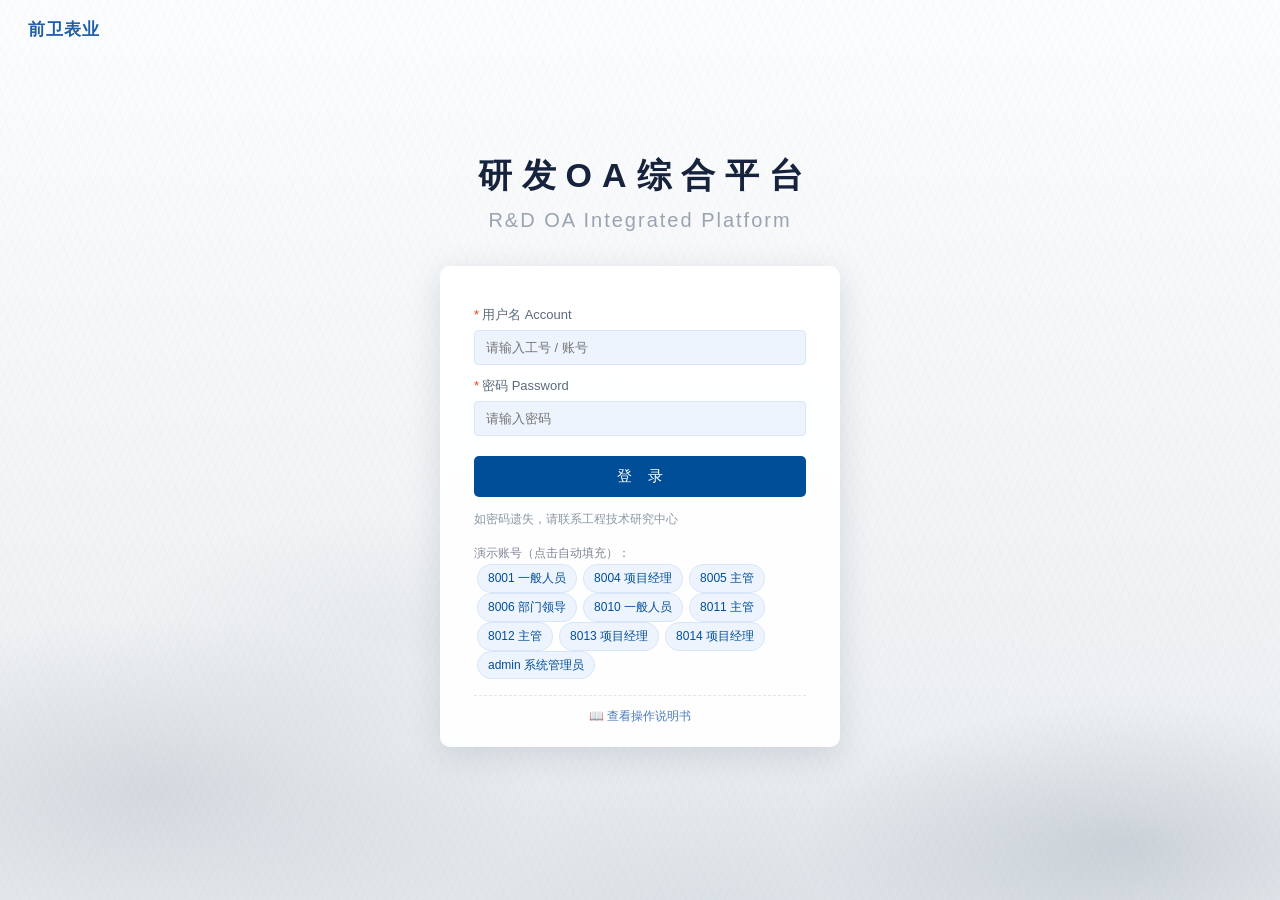
<file: index.html>
<!doctype html>
<html lang="zh-CN">
  <head>
    <meta http-equiv="Content-Type" content="text/html; charset=UTF-8" />

    <meta name="viewport" content="width=device-width, initial-scale=1.0" />
    <title>研发OA综合平台 · 产品原型</title>
    <link rel="stylesheet" href="css/style.css" />
  </head>
  <body>
    <!-- 启动预判：先于外部 JS 执行，避免刷新时登录页闪烁 -->
    <script>
      (function () {
        try {
          var raw = localStorage.getItem("oa_session");
          if (raw && JSON.parse(raw)) {
            document.getElementById("view-login").style.display = "none";
            document.getElementById("app").style.display = "flex";
          }
        } catch (e) {}
      })();
    </script>

    <!-- ============ 登录 ============ -->
    <div id="view-login" style="display: none">
      <div class="lg-brand">前卫表业</div>
      <div class="lg-wm" id="lgWm"></div>
      <div class="lg-main">
        <h1>研发OA综合平台</h1>
        <div class="en">R&amp;D OA Integrated Platform</div>
        <div class="login-box">
          <div class="login-tip" id="loginTip">
            请先登录后访问本系统
          </div>
          <label class="req">用户名 Account</label>
          <input id="lgUser" value="" placeholder="请输入工号 / 账号" />
          <label class="req">密码 Password</label>
          <input id="lgPwd" type="password" value="" placeholder="请输入密码" />
          <button class="lg-btn" onclick="doLogin()">登 录</button>
          <div class="lg-warm">
            如密码遗失，请联系工程技术研究中心
          </div>
          <div class="lg-demo">
            演示账号（点击自动填充）：
            <div id="lgDemoList" class="lg-demo-list"></div>
          </div>
          <div class="lg-manual-entry">
            <a href="manual.html" target="_blank" rel="noopener">
              📖 查看操作说明书
            </a>
          </div>
        </div>
      </div>
    </div>

    <!-- ============ 应用 ============ -->
    <div id="app" style="display: none">
      <div class="header">
        <div class="logo" onclick="goHome()">
          <svg
            class="logo-icon"
            viewBox="0 0 1024 1024"
            xmlns="http://www.w3.org/2000/svg"
          >
            <path
              d="M91.443 565.453v-60.109c0-35.533 12.8-63.386 52.634-63.386s52.633 27.853 52.633 63.386v59.187c0 19.968-4.915 40.96-21.196 54.477 3.072 6.656 15.872 6.451 17.51 6.451v21.914c-24.269 0-34.406-11.571-39.731-20.07-3.38 0.409-6.656 0.511-9.83 0.511-36.455 0.103-52.02-26.112-52.02-62.361z m69.12 8.09v-77.21c0-11.469-2.56-26.42-16.486-26.42-13.824 0-16.487 15.053-16.487 26.42v77.21c0 11.468 2.56 26.316 16.487 26.316 14.131 0 16.486-14.643 16.486-26.317z m64.922 54.271l-24.781-178.688h30.822l11.162 118.375 15.258-118.375h26.521l14.95 117.658 11.572-117.658h31.027l-24.986 178.79h-30.924l-14.95-116.94-14.746 116.94h-30.925z m286.105-62.668v-59.188c0-35.328 11.981-63.385 51.815-63.385 37.069 0 50.176 25.088 50.176 59.597v15.36h-35.533v-16.487c0-13.312-0.922-30.617-14.643-30.617-13.62 0-15.667 15.36-15.667 26.419v77.21c0 11.161 1.945 26.316 15.667 26.316 13.21 0 14.848-16.793 14.848-30.72v-18.33h35.328l-0.103 15.053c-0.512 32.154-11.264 61.85-50.073 61.85-39.731 0.102-51.815-28.57-51.815-63.078z m109.159 8.396l36.659-7.065c0 15.667 1.331 34.201 13.824 34.201 8.5 0 10.752-6.144 10.752-13.721 0-14.95-10.752-28.16-21.197-37.376l-11.264-9.523c-14.131-11.879-28.672-24.986-28.672-50.79 0-29.287 20.378-47.105 50.483-47.105 25.396 0 45.568 20.787 45.568 46.08 0 0.615-0.102 1.434-0.102 4.301l-37.376 5.12c0-2.253 0.307-4.506 0.307-7.27 0-8.397-1.843-20.583-11.469-20.583-8.499 0-11.878 8.192-11.878 15.667 0 12.8 6.758 20.788 15.258 27.956 4.608 3.89 9.01 7.577 13.21 11.366 18.329 16.384 32.153 33.178 32.153 60.826 0 25.6-21.095 42.7-45.978 42.7-34.201 0-48.947-26.828-50.278-54.784z m106.291 0l36.66-7.065c0 15.667 1.33 34.201 13.823 34.201 8.5 0 10.752-6.144 10.752-13.721 0-14.95-10.752-28.16-21.197-37.376l-11.264-9.523c-14.13-11.879-28.672-24.986-28.672-50.79 0-29.287 20.378-47.105 50.484-47.105 25.395 0 45.568 20.787 45.568 46.08 0 0.615-0.103 1.434-0.103 4.301l-37.376 5.12c0-2.253 0.307-4.506 0.307-7.27 0-8.397-1.843-20.583-11.468-20.583-8.5 0-11.879 8.192-11.879 15.667 0 12.8 6.759 20.788 15.258 27.956 4.608 3.89 9.011 7.577 13.21 11.366 18.329 16.384 32.153 33.178 32.153 60.826 0 25.6-21.094 42.7-45.978 42.7-34.201 0-48.844-26.828-50.278-54.784z m103.526-8.396v-59.188c0-35.328 11.981-63.385 51.815-63.385 37.069 0 50.176 25.088 50.176 59.597v15.36h-35.533v-16.487c0-13.312-0.922-30.617-14.643-30.617-13.62 0-15.667 15.36-15.667 26.419v77.21c0 11.161 1.945 26.316 15.667 26.316 13.21 0 14.848-16.793 14.745-30.72v-18.33h35.328l-0.102 15.053c-0.512 32.154-11.264 61.85-50.074 61.85-39.628 0.102-51.712-28.57-51.712-63.078z m-476.774 57.548c-3.38 5.53-11.162 6.964-17.306 3.072-6.144-3.788-8.396-11.366-4.915-16.896L471.86 381.747c3.38-5.53 11.162-6.963 17.306-3.072 6.144 3.789 8.397 11.367 4.915 16.896L353.792 622.694z m54.989 0c-3.38 5.53-11.162 6.964-17.306 3.072-6.144-3.788-8.397-11.366-4.915-16.896l140.288-227.123c3.38-5.53 11.162-6.963 17.306-3.072 6.144 3.789 8.396 11.367 4.915 16.896L408.78 622.694z"
              fill="#ffffff"
            ></path>
          </svg>
          研发OA综合平台
        </div>
        <div class="h-right">
          <div class="h-search">
            <span class="h-search-icon">🔍</span>
            <input
              id="globalSearchInput"
              class="h-search-input"
              type="text"
              placeholder="全局搜索：标准 / 案例 / 规范 / 模板 / Checklist"
              onkeydown="if(event.key==='Enter')openSearch(this.value)"
            />
          </div>
          <div class="top-clock" id="topClock">--:--:--</div>
          <div
            class="bell"
            title="待办提醒"
            onclick="window.showLoginTodoModal && window.showLoginTodoModal(true)"
          >
            🔔<span class="num" style="display:none">0</span>
          </div>
          <div class="avatar-wrap" onclick="toggleAvatar(event)">
            <div class="avatar" id="avatarBox">张</div>
          </div>
          <div class="avatar-menu" id="avatarMenu" style="display: none">
            <div class="am-name" id="amName">张工 (8001)</div>
            <div class="am-role" id="amRole">角色：一般人员</div>
            <div class="am-div"></div>
            <div class="am-item" onclick="logout()">切换角色 / 退出登录</div>
          </div>
        </div>
      </div>
      <div class="body">
        <div class="main">
          <div class="crumb" id="crumb"></div>
          <div class="content" id="content"></div>
        </div>
      </div>
    </div>

    <div class="modal-mask" id="mask"><div class="modal" id="modal"></div></div>
    <div class="toast" id="toast"></div>

    <script src="js/modules/strings.js"></script>
    <script src="js/modules/helpers.js"></script>
    <script src="js/modules/ui.js"></script>

    <!-- SheetJS：用于 Excel 导入解析（v6.7 本地化到 js/vendor，defer 不阻塞首屏） -->
    <script src="js/vendor/xlsx.full.min.js" defer></script>

    <!-- 数据层：基座 + 业务模块（必须在 auth.js 之前，因为 auth.js 依赖 ROLES/MENUS/ALL_ACTIONS 等常量） -->
    <!-- 配置基座（原 config.js 已按内聚性拆分，加载顺序不可调整） -->
    <script src="js/modules/config-base.js"></script>
    <script src="js/modules/config-roles.js"></script>
    <script src="js/modules/config-menu.js"></script>
    <script src="js/modules/config-accounts.js"></script>
    <script src="js/modules/config-depts.js"></script>
    <script src="js/modules/config-mock.js"></script>
    <script src="js/modules/config-notices.js"></script>
    <script src="js/modules/config-assets.js"></script>
    <script src="js/modules/config-pa.js"></script>
    <script src="js/modules/config-std.js"></script>
    <script src="js/modules/config-ec.js"></script>
    <script src="js/modules/config-portal.js"></script>

    <script src="js/modules/auth.js"></script>
    <script src="js/modules/router.js"></script>

    <!-- 视图层：业务模块先注册，基座最后填充 VIEWS.home 和通用工具 -->
    <script src="js/modules/views-std.js"></script>
    <script src="js/modules/views-ec.js"></script>
    <!-- 绩效管理视图（原 views-pa.js 已按内聚性拆分，common 必须首先加载） -->
    <script src="js/modules/views-pa-common.js"></script>
    <script src="js/modules/views-pa-template.js"></script>
    <script src="js/modules/views-pa-table.js"></script>
    <script src="js/modules/views-pa-task.js"></script>
    <script src="js/modules/views-pa-flow.js"></script>
    <script src="js/modules/views-pa-yearly.js"></script>
    <script src="js/modules/views-pa-peer.js"></script>
    <script src="js/modules/views-sys.js"></script>
    <script src="js/modules/views-assets.js"></script>
    <script src="js/modules/views-shell.js"></script>
    <script src="js/modules/views.js"></script>
    <script src="js/modules/views-portal.js"></script>

    <script src="js/app.js"></script>
  </body>
</html>
</file>
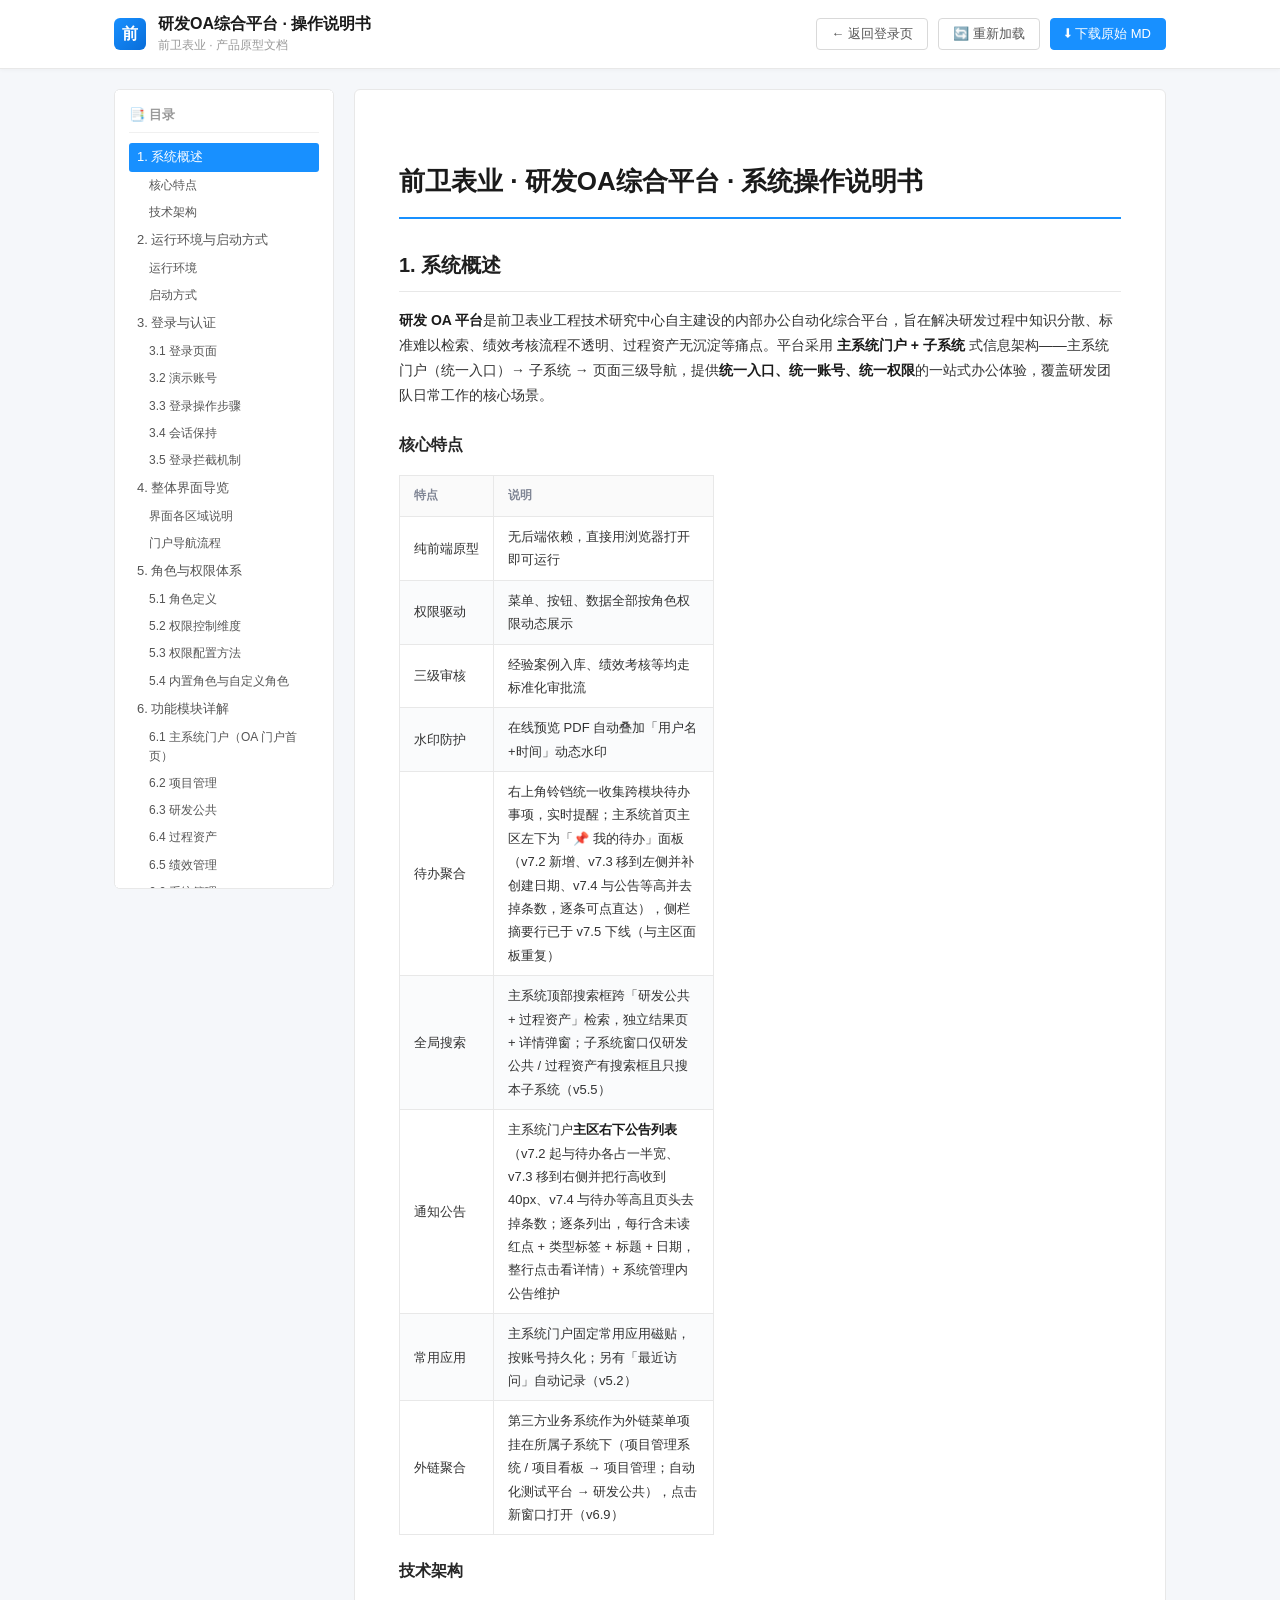
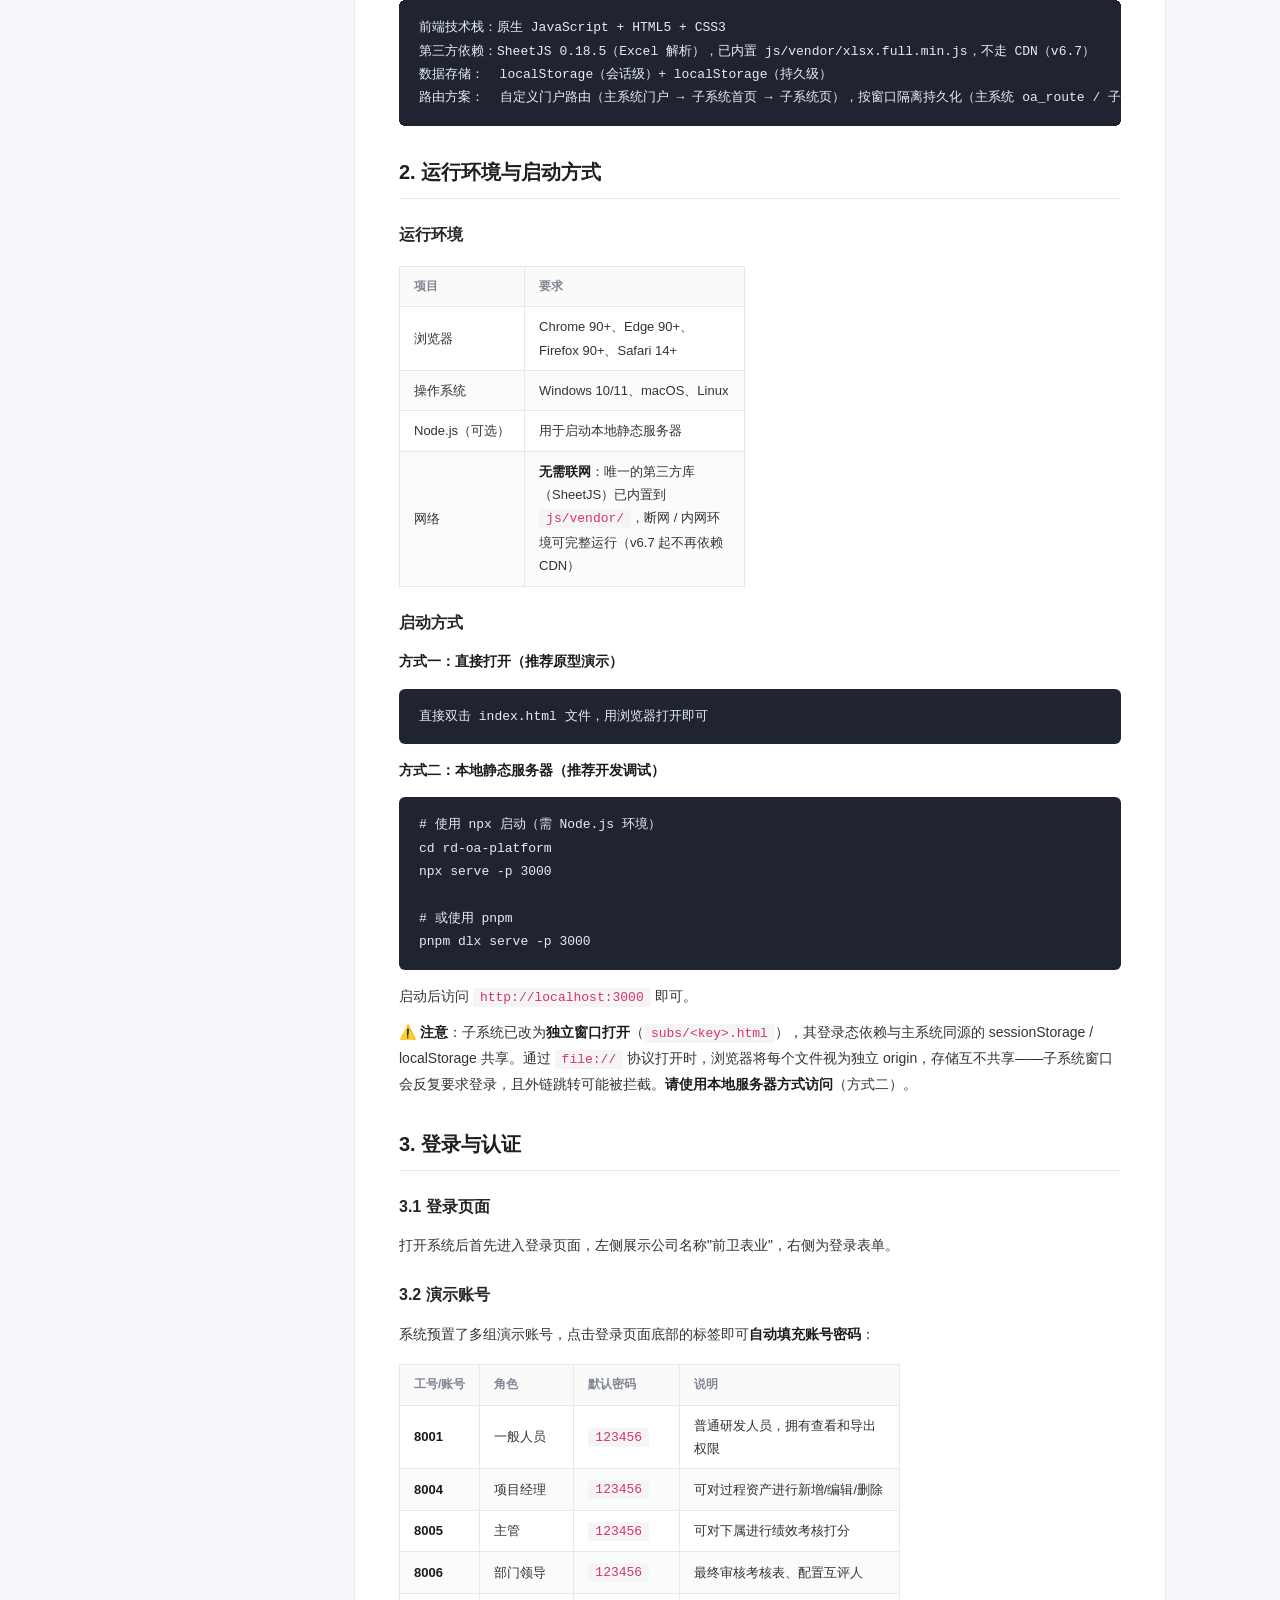
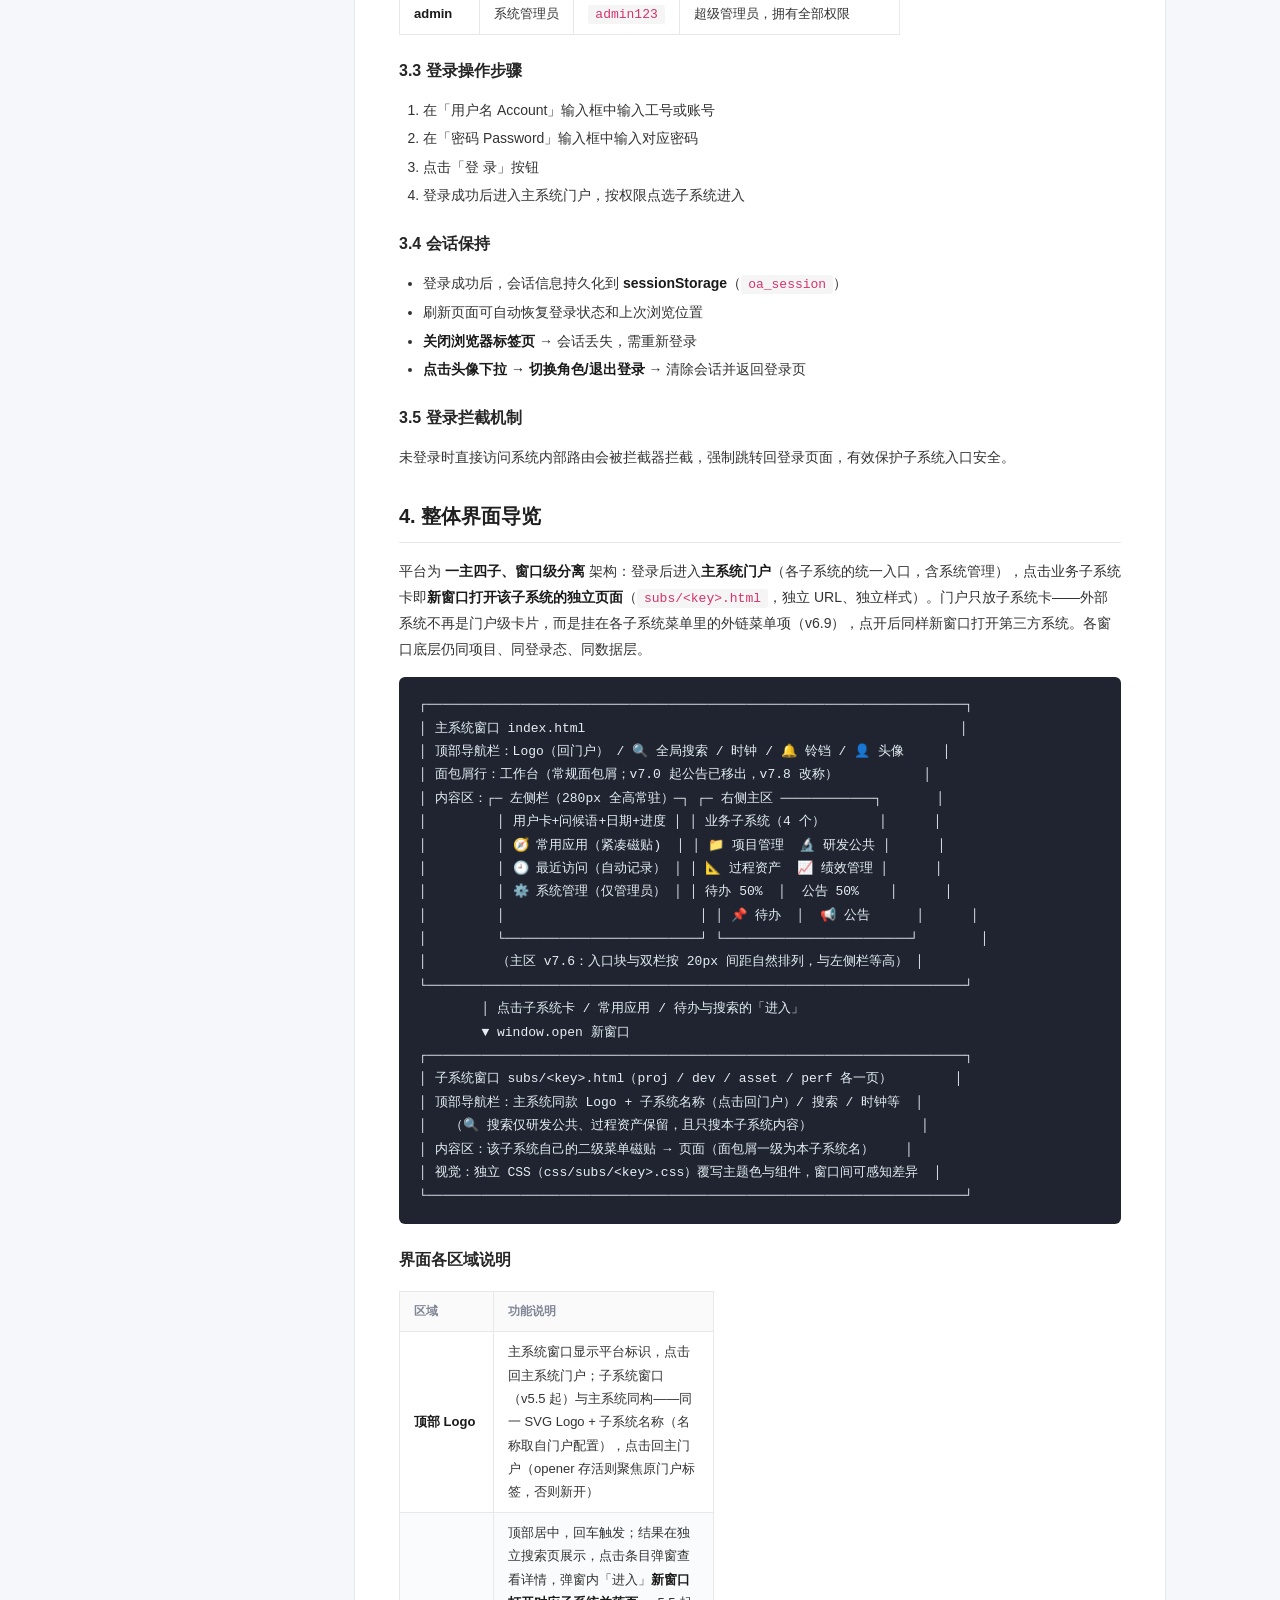
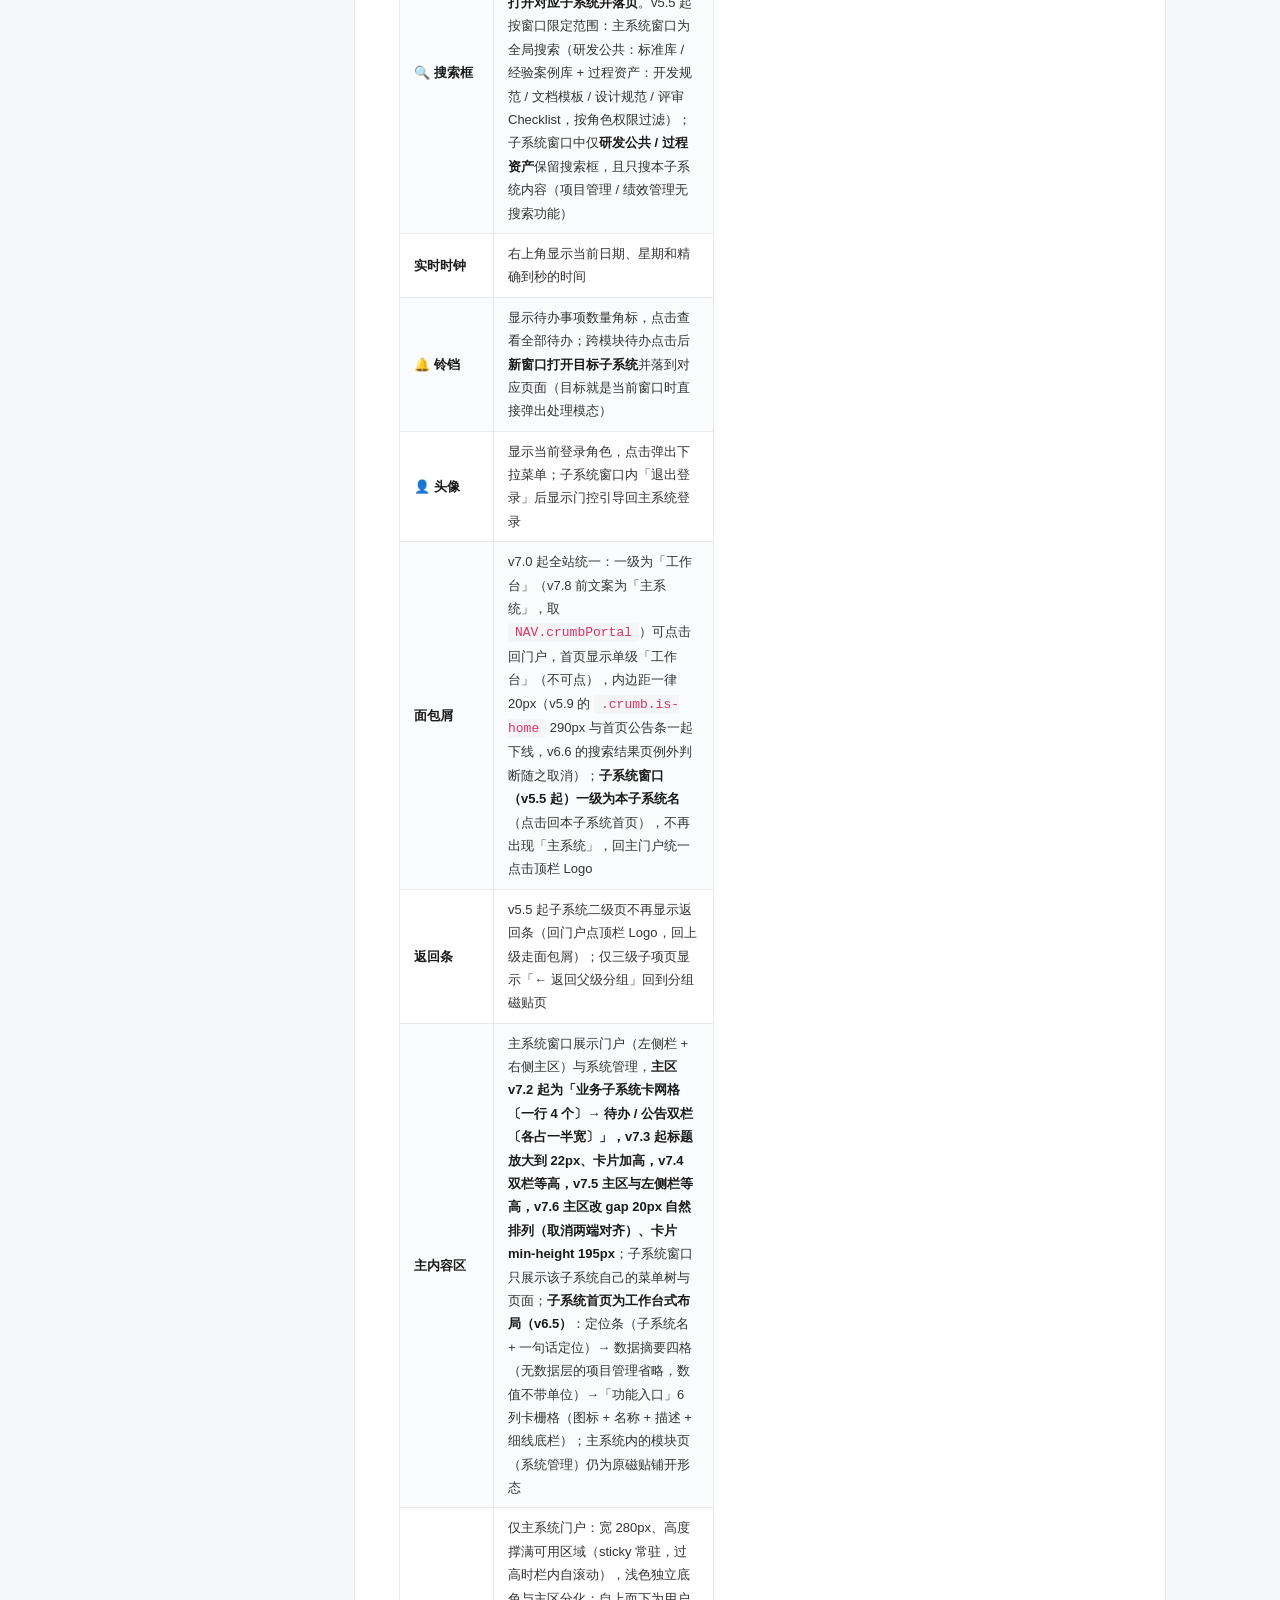
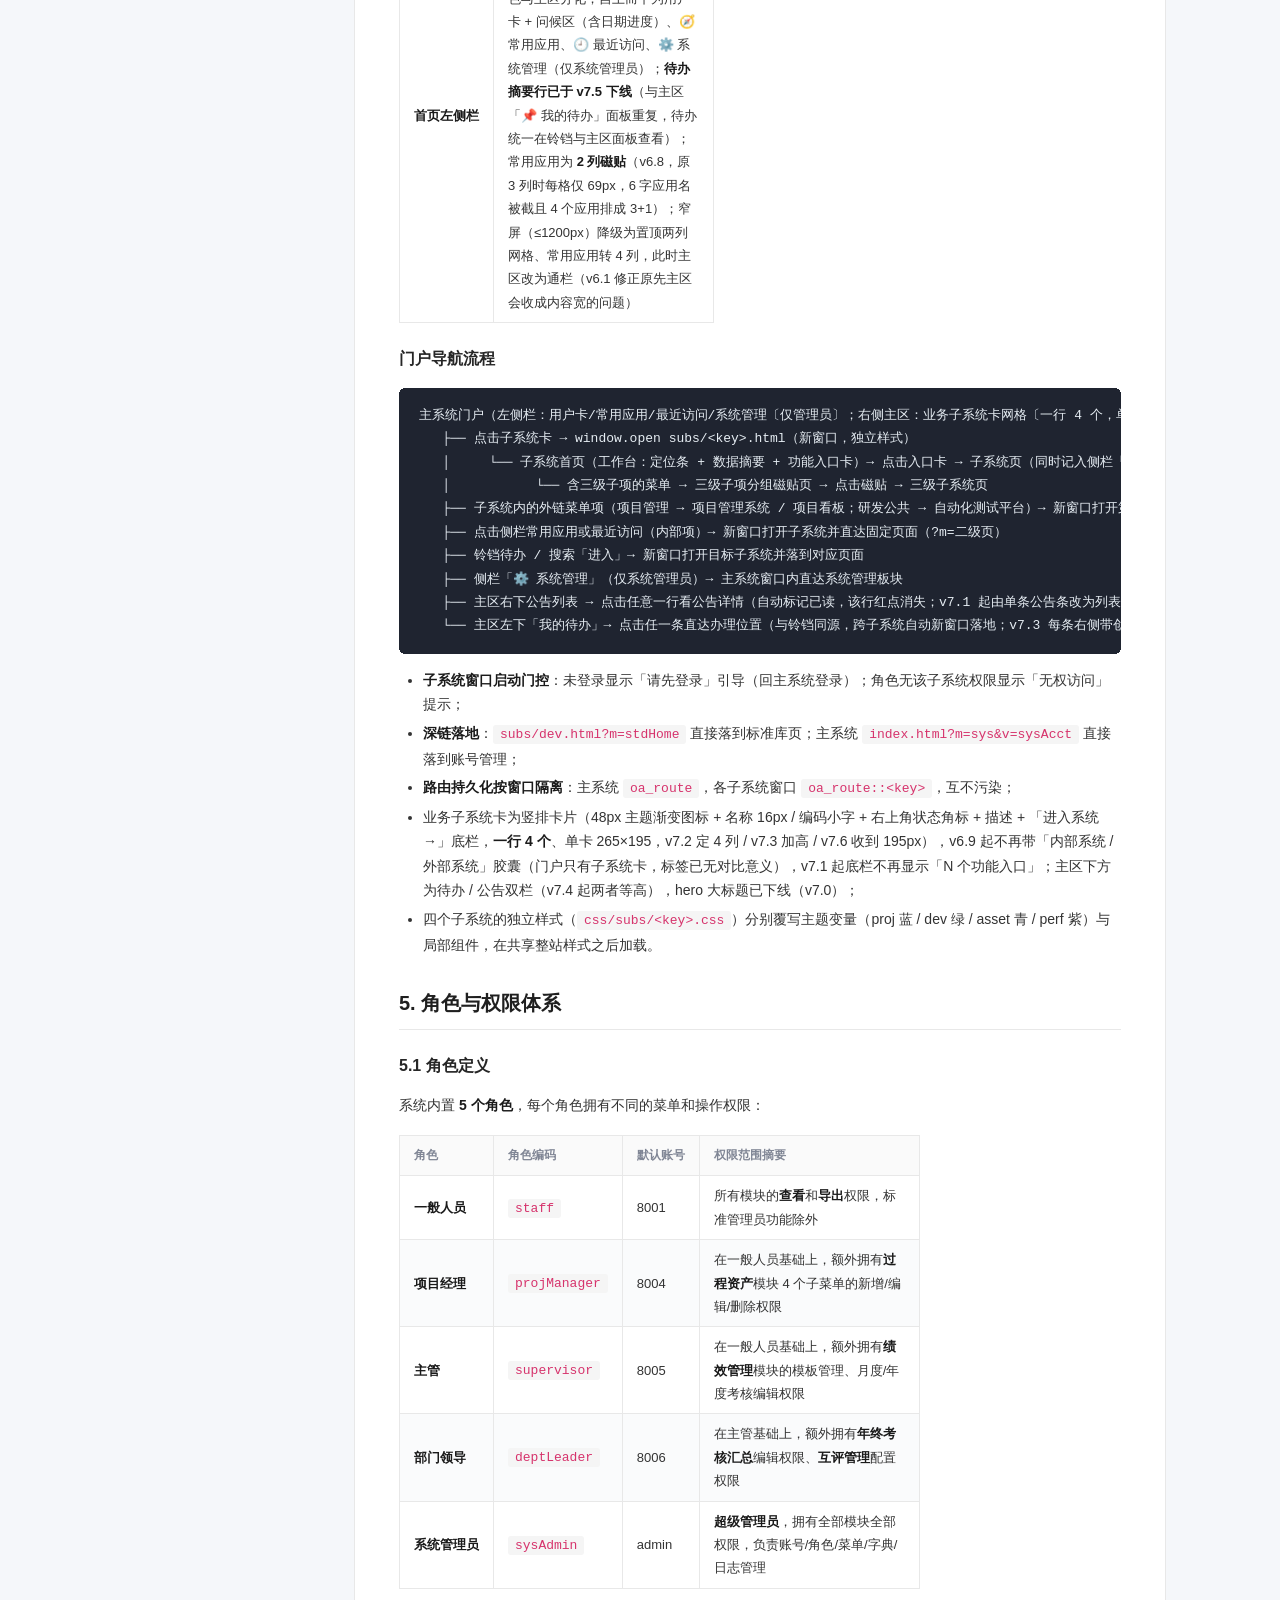
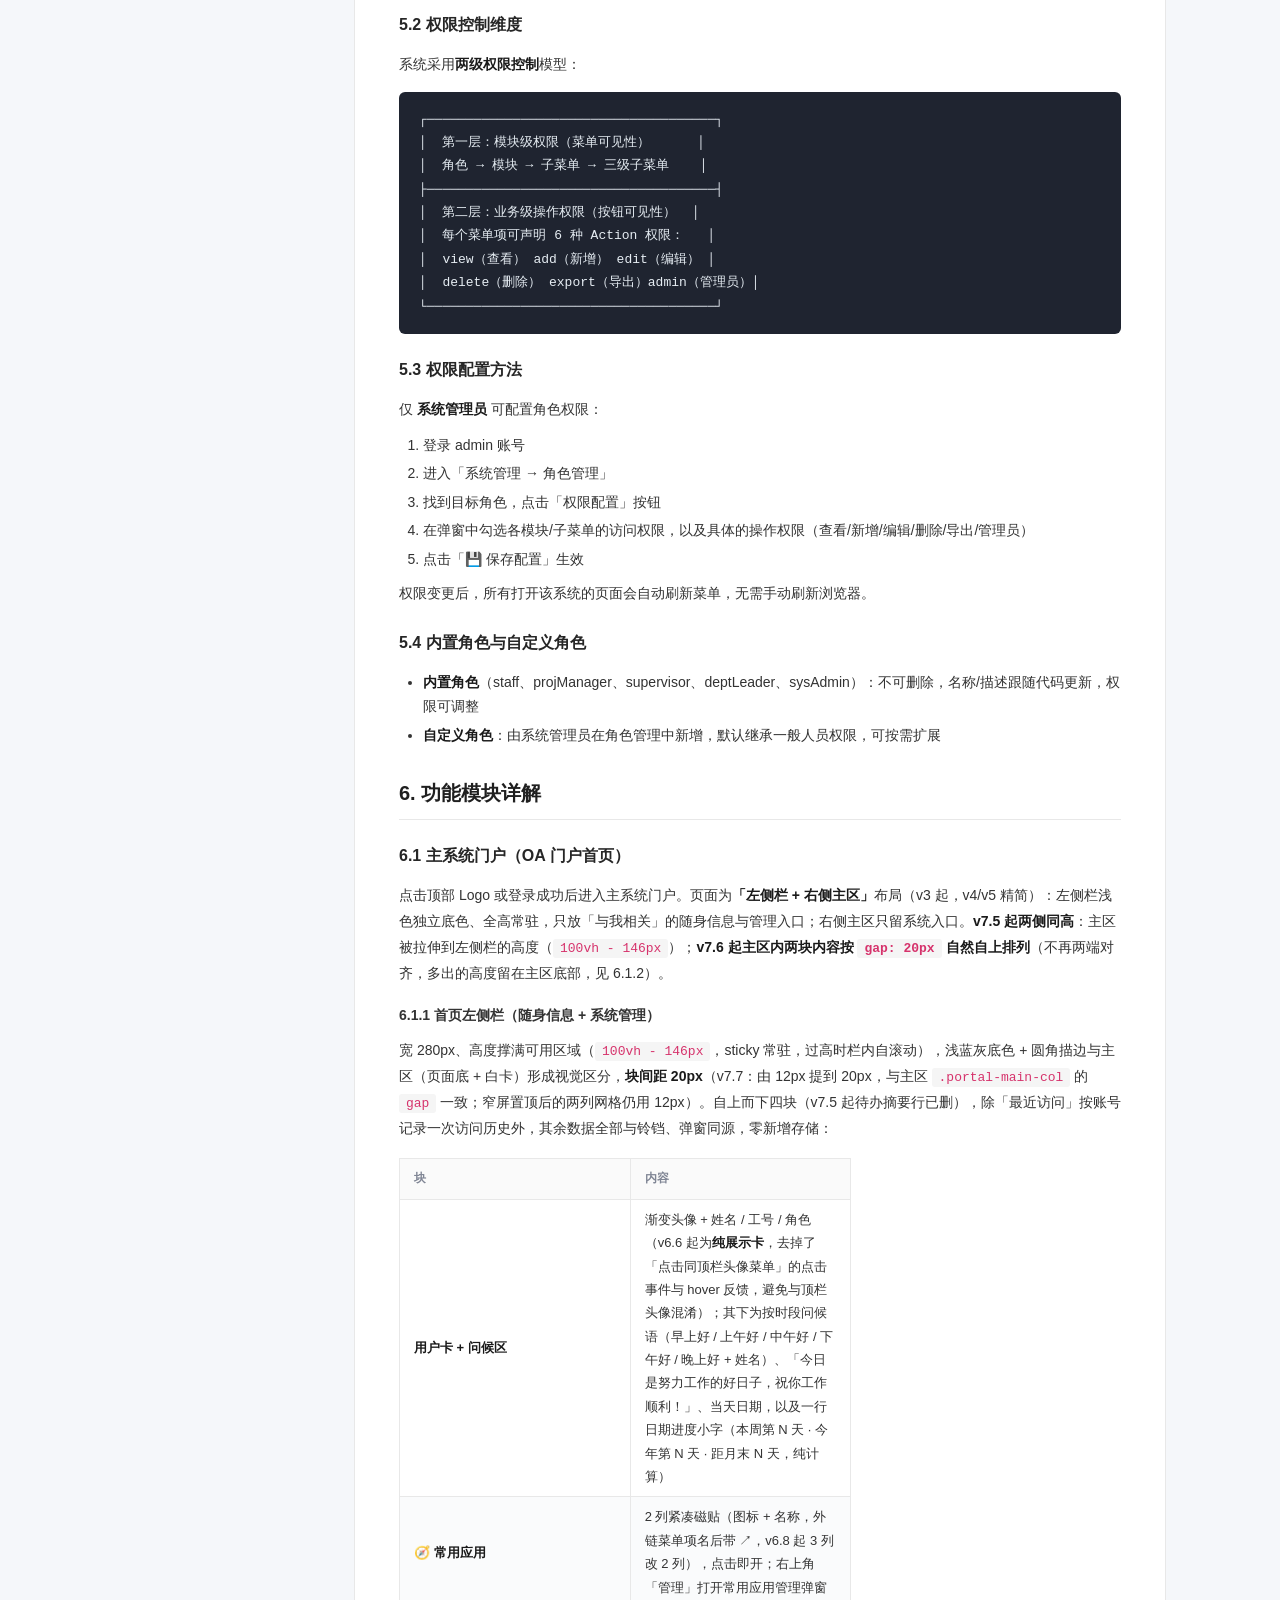
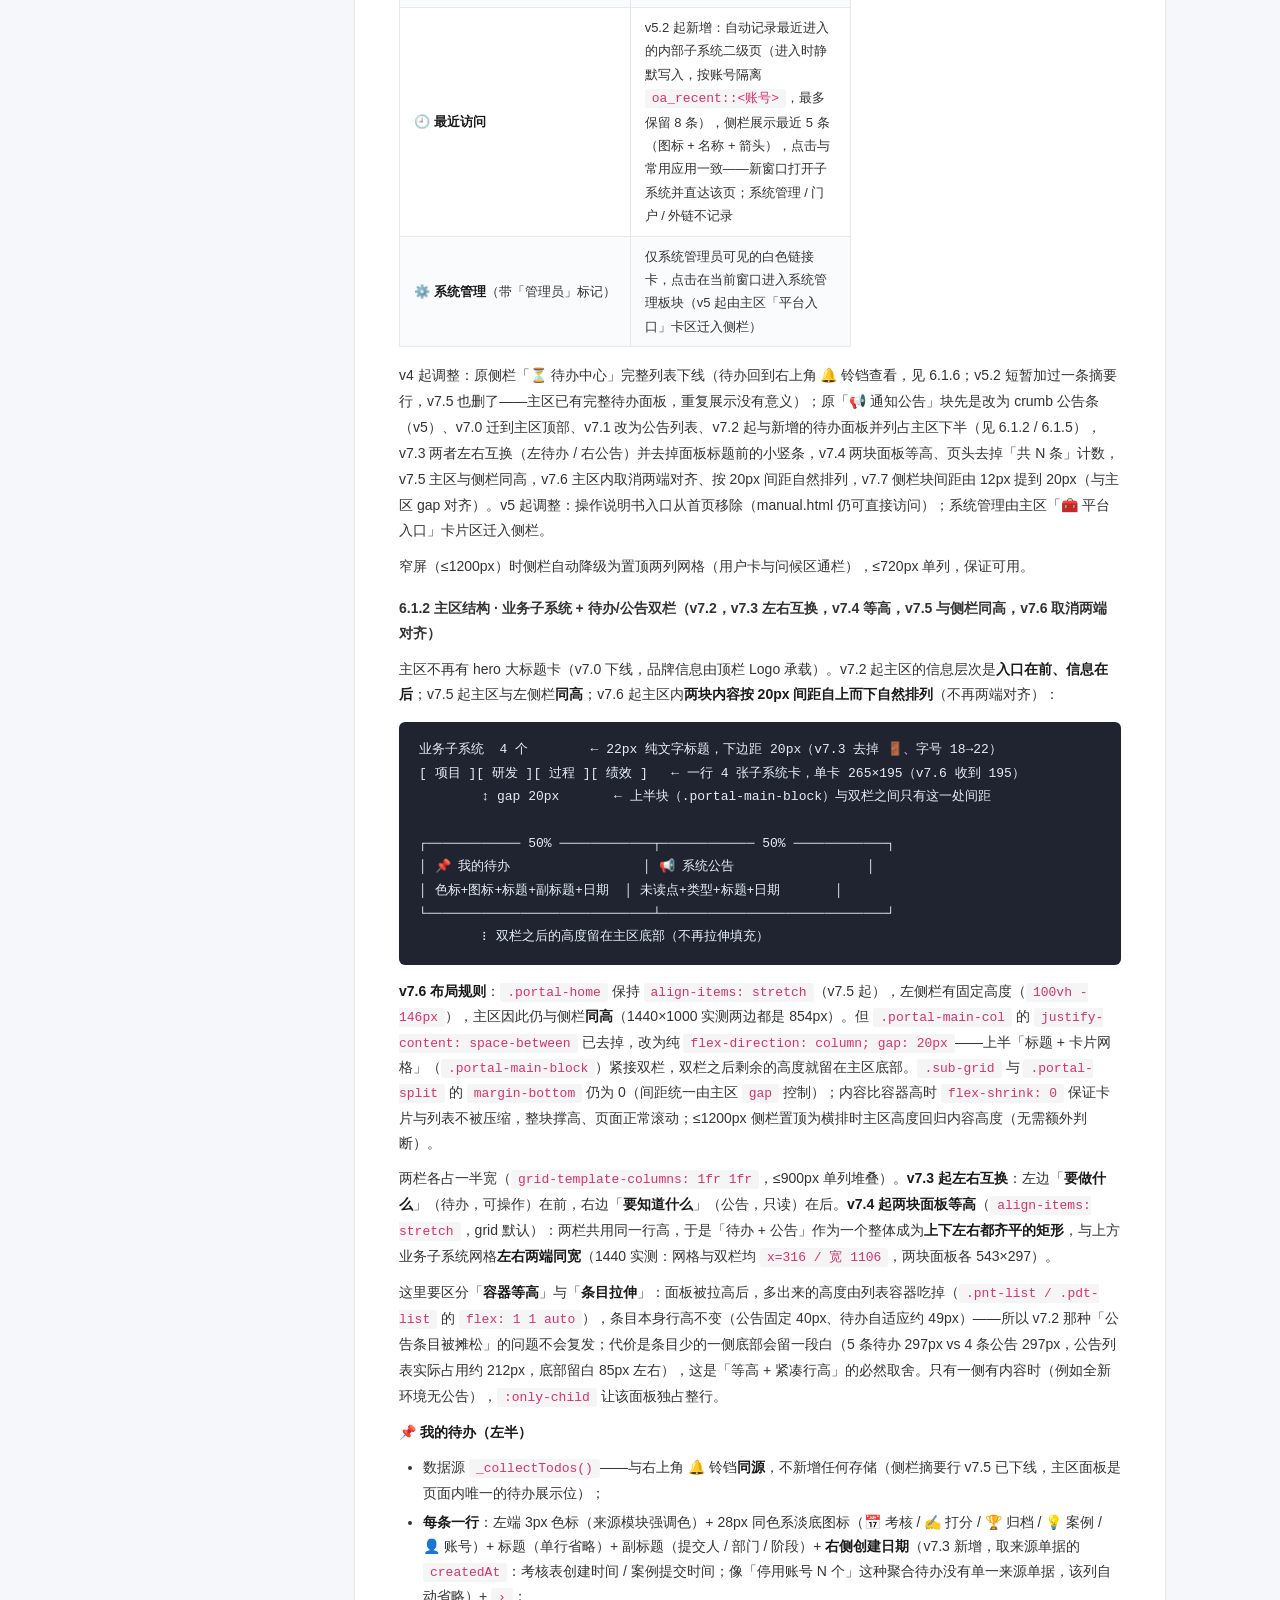
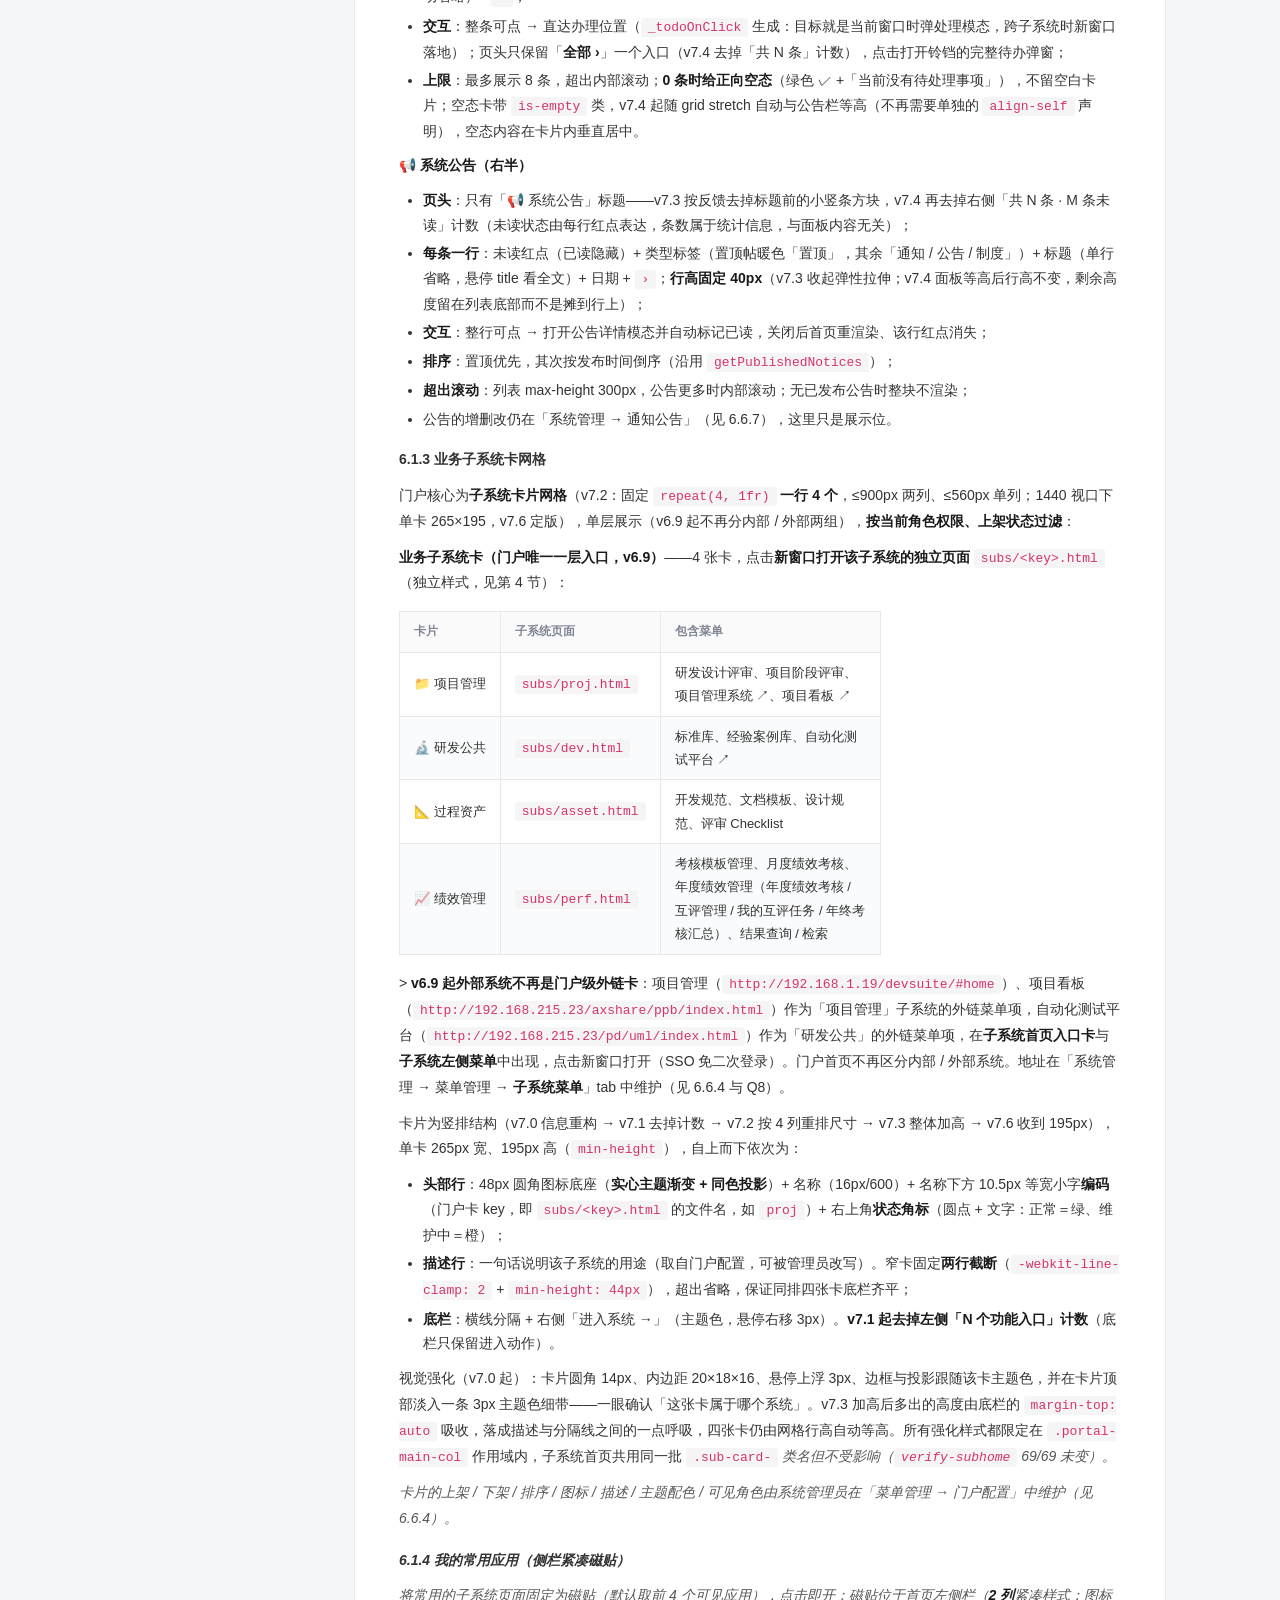
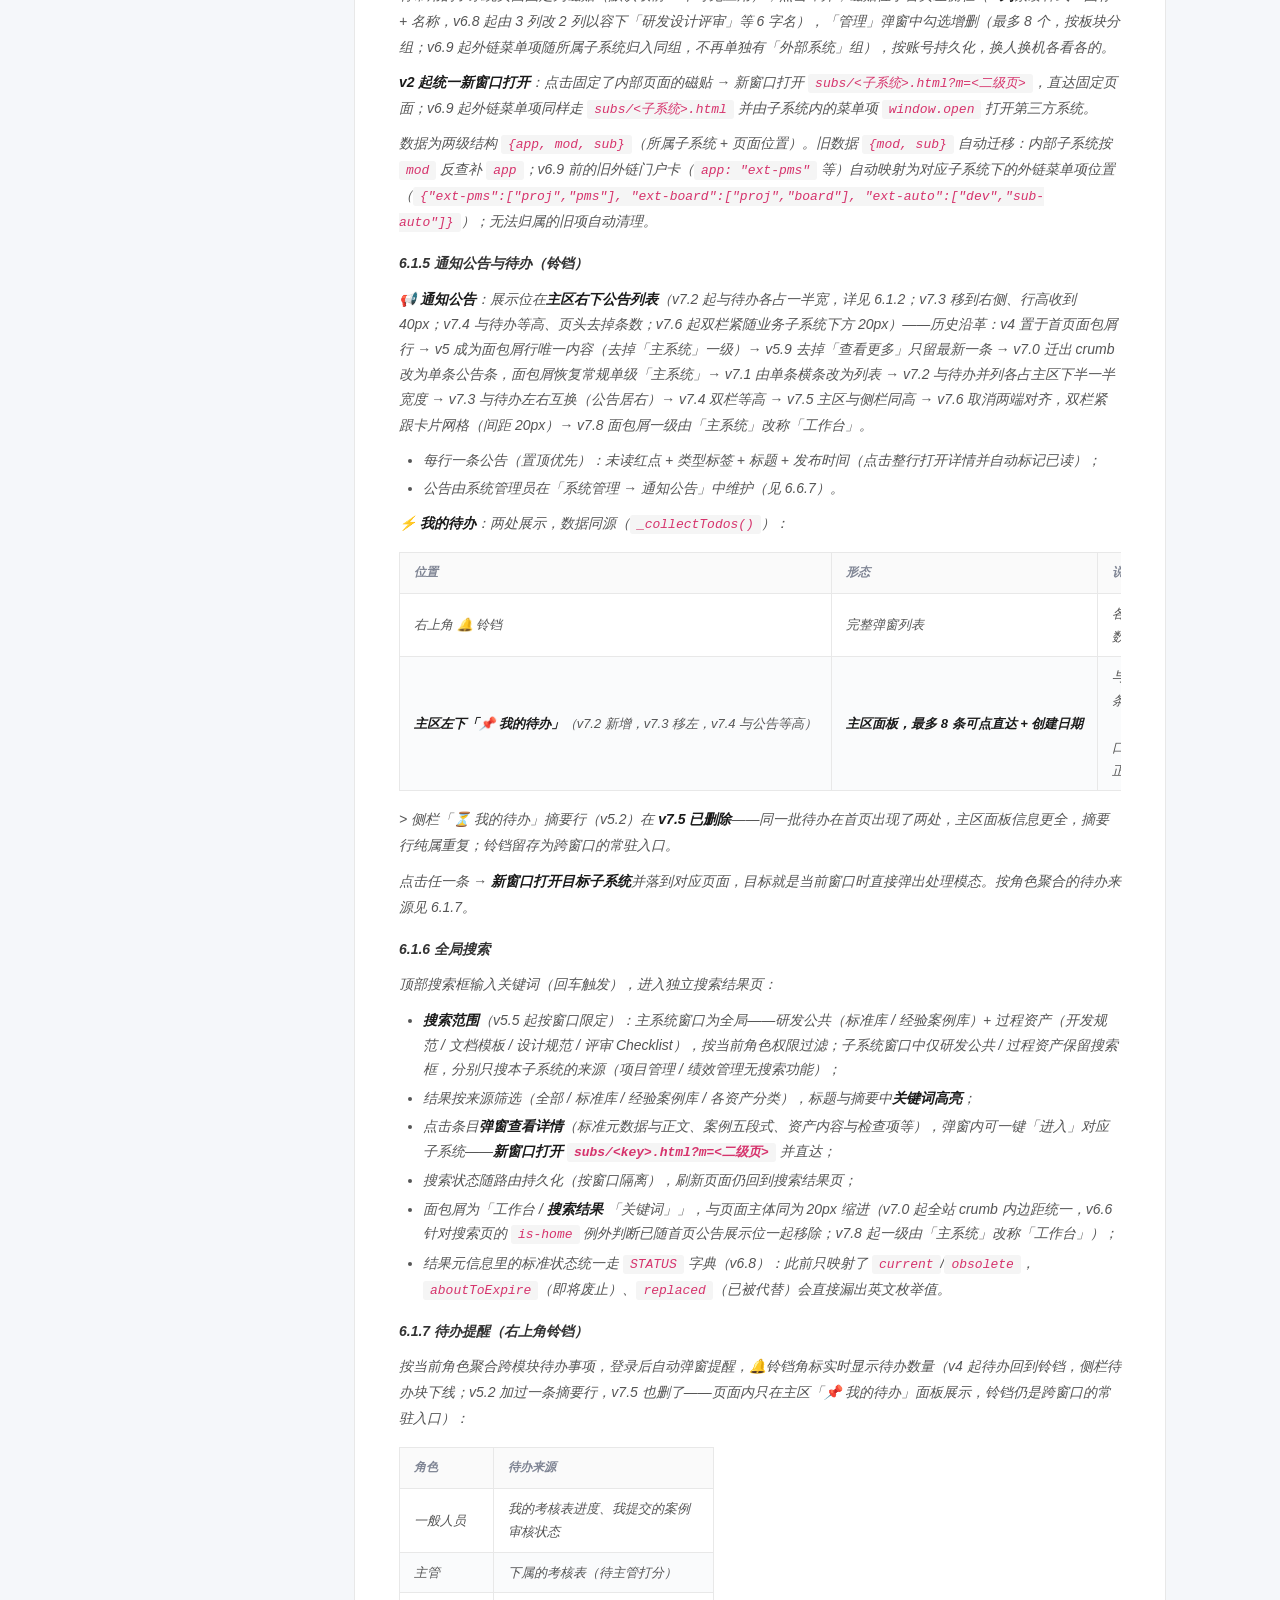
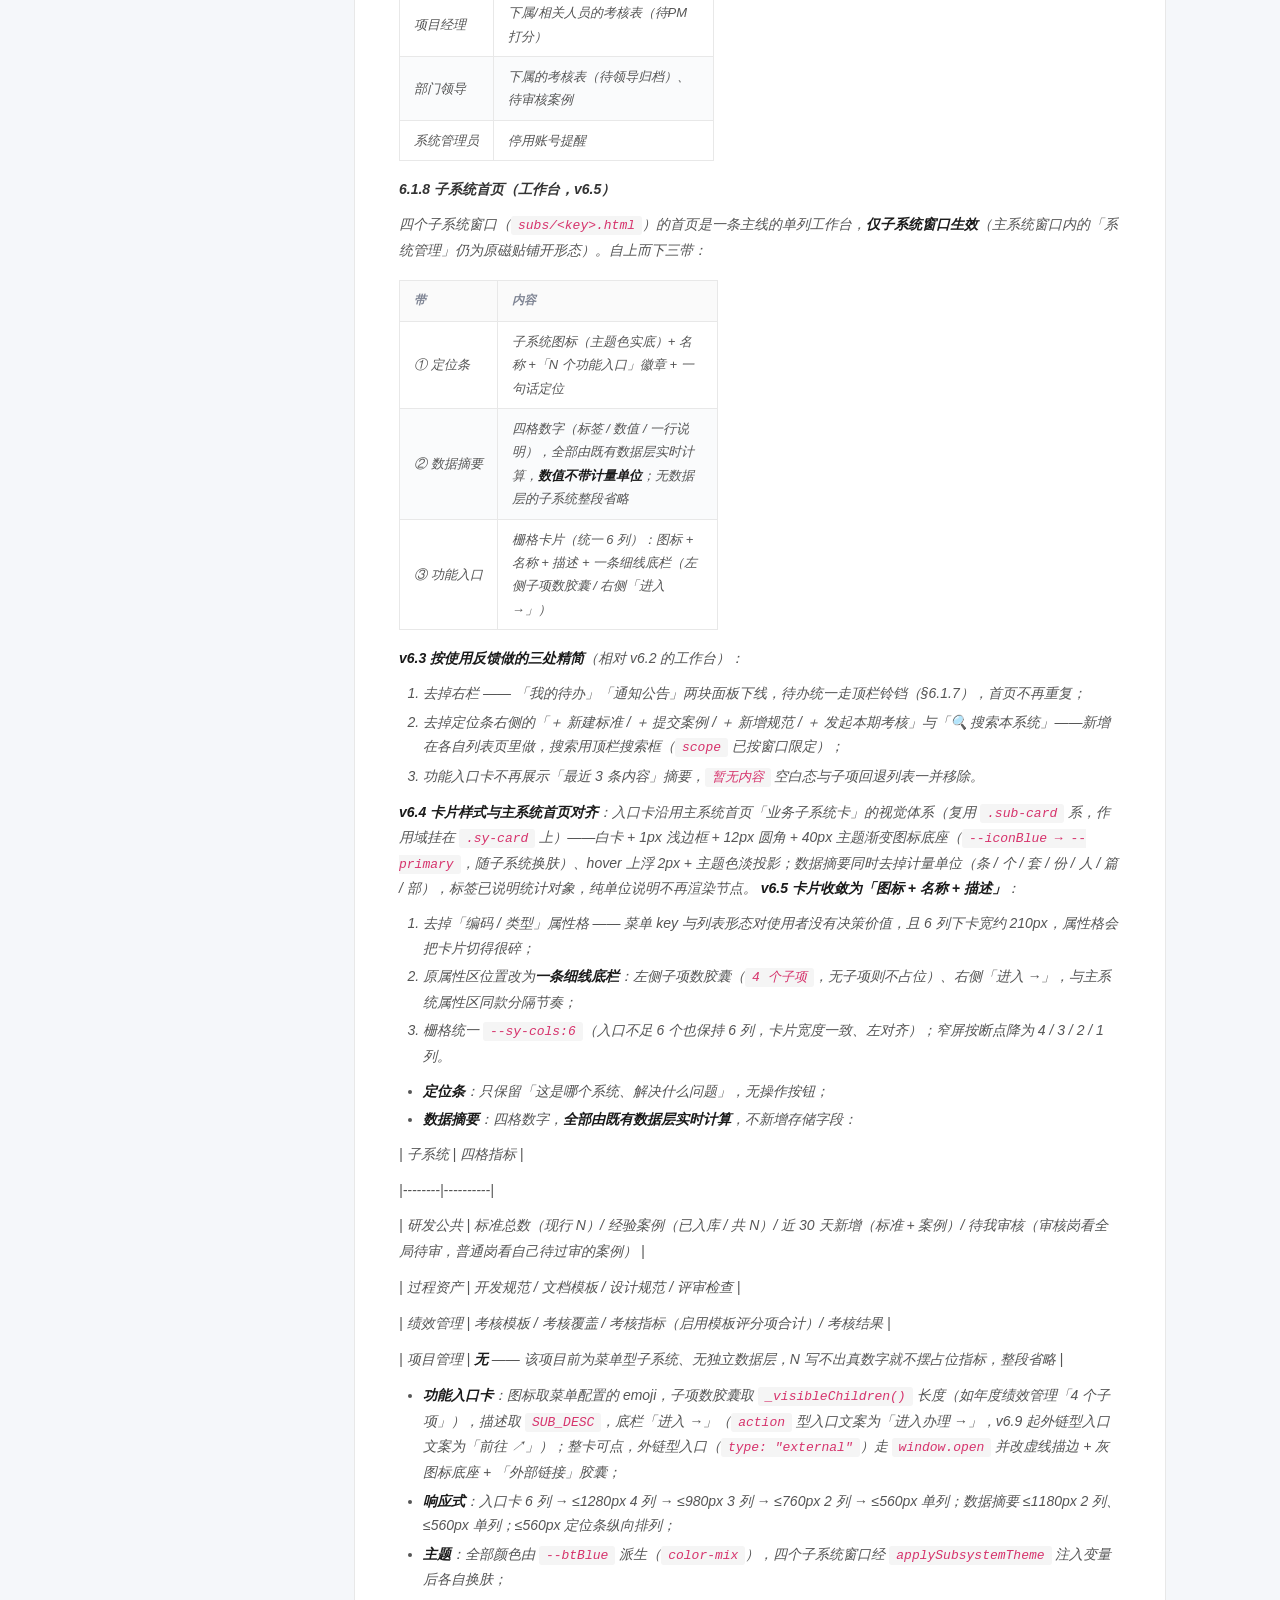
<file: manual.html>
<!doctype html>
<html lang="zh-CN">
  <head>
    <meta http-equiv="Content-Type" content="text/html; charset=UTF-8" />
    <meta name="viewport" content="width=device-width, initial-scale=1.0" />
    <title>操作说明书 · 研发OA综合平台</title>
    <link rel="stylesheet" href="css/style.css" />
    <style>
      /* ---------- 预览页专属样式 ---------- */
      * { box-sizing: border-box; margin: 0; padding: 0; }
      html, body {
        font-family: -apple-system, BlinkMacSystemFont, "Segoe UI", "PingFang SC",
          "Hiragino Sans GB", "Microsoft YaHei", sans-serif;
        background: #f5f7fa;
        color: #333;
        min-height: 100vh;
      }

      /* 顶部导航 */
      .manual-header {
        position: sticky;
        top: 0;
        z-index: 100;
        background: #fff;
        border-bottom: 1px solid #e8e8e8;
        box-shadow: 0 1px 4px rgba(0,0,0,0.04);
      }
      .manual-header-inner {
        max-width: 1100px;
        margin: 0 auto;
        padding: 14px 24px;
        display: flex;
        align-items: center;
        justify-content: space-between;
      }
      .manual-header-left {
        display: flex;
        align-items: center;
        gap: 12px;
      }
      .manual-logo {
        width: 32px;
        height: 32px;
        background: linear-gradient(135deg, #1890ff, #096dd9);
        border-radius: 6px;
        display: flex;
        align-items: center;
        justify-content: center;
        color: #fff;
        font-weight: 700;
        font-size: 16px;
      }
      .manual-title {
        font-size: 16px;
        font-weight: 600;
        color: #1a1a1a;
      }
      .manual-subtitle {
        font-size: 12px;
        color: #999;
        margin-top: 2px;
      }
      .manual-header-right {
        display: flex;
        align-items: center;
        gap: 10px;
      }
      .manual-btn {
        padding: 6px 14px;
        border: 1px solid #d9d9d9;
        background: #fff;
        border-radius: 4px;
        font-size: 13px;
        color: #555;
        cursor: pointer;
        transition: all 0.2s;
        text-decoration: none;
        display: inline-flex;
        align-items: center;
        gap: 4px;
      }
      .manual-btn:hover {
        border-color: #1890ff;
        color: #1890ff;
      }
      .manual-btn.primary {
        background: #1890ff;
        border-color: #1890ff;
        color: #fff;
      }
      .manual-btn.primary:hover {
        background: #096dd9;
      }

      /* 主体布局 */
      .manual-body {
        max-width: 1100px;
        margin: 20px auto;
        padding: 0 24px;
        display: flex;
        gap: 20px;
        min-height: calc(100vh - 80px);
      }

      /* 侧边目录 */
      .manual-toc {
        flex-shrink: 0;
        width: 220px;
        position: sticky;
        top: 80px;
        height: fit-content;
        max-height: calc(100vh - 100px);
        overflow-y: auto;
        background: #fff;
        border-radius: 6px;
        border: 1px solid #e8e8e8;
        padding: 16px 14px;
      }
      .manual-toc-title {
        font-size: 13px;
        font-weight: 600;
        color: #999;
        margin-bottom: 10px;
        padding-bottom: 8px;
        border-bottom: 1px solid #f0f0f0;
      }
      .manual-toc-list {
        list-style: none;
      }
      .manual-toc-list li {
        margin: 0;
      }
      .manual-toc-list a {
        display: block;
        padding: 4px 8px;
        font-size: 13px;
        color: #555;
        text-decoration: none;
        border-radius: 3px;
        line-height: 1.6;
        transition: all 0.15s;
      }
      .manual-toc-list a:hover {
        background: #e6f7ff;
        color: #1890ff;
      }
      .manual-toc-list a.active {
        background: #1890ff;
        color: #fff;
      }
      .manual-toc-list .toc-h2 {
        padding-left: 8px;
        font-weight: 500;
      }
      .manual-toc-list .toc-h3 {
        padding-left: 20px;
        font-size: 12px;
      }

      /* 预览内容 */
      .manual-content-wrap {
        flex: 1;
        min-width: 0;
        background: #fff;
        border-radius: 6px;
        border: 1px solid #e8e8e8;
        padding: 36px 44px;
      }

      /* 加载/错误状态 */
      .manual-loading,
      .manual-error {
        text-align: center;
        padding: 60px 20px;
        color: #999;
      }
      .manual-loading .spinner {
        display: inline-block;
        width: 32px;
        height: 32px;
        border: 3px solid #e8e8e8;
        border-top-color: #1890ff;
        border-radius: 50%;
        animation: spin 0.8s linear infinite;
        margin-bottom: 16px;
      }
      @keyframes spin { to { transform: rotate(360deg); } }
      .manual-error {
        color: #cf1322;
      }
      .manual-error h3 {
        font-size: 16px;
        margin-bottom: 10px;
        color: #cf1322;
      }
      .manual-error p {
        font-size: 13px;
        line-height: 1.8;
        margin-bottom: 6px;
      }
      .manual-error code {
        background: #f5f5f5;
        padding: 2px 6px;
        border-radius: 3px;
        font-family: Consolas, Monaco, monospace;
        font-size: 12px;
      }

      /* Markdown 预览样式增强 */
      .md-preview {
        line-height: 1.8;
        color: #333;
        font-size: 14px;
      }
      .md-preview h1 {
        font-size: 26px;
        border-bottom: 2px solid #1890ff;
        padding-bottom: 12px;
        margin: 32px 0 20px;
        color: #1a1a1a;
      }
      .md-preview h2 {
        font-size: 20px;
        border-bottom: 1px solid #e8e8e8;
        padding-bottom: 8px;
        margin: 28px 0 16px;
        color: #1f1f1f;
      }
      .md-preview h3 {
        font-size: 16px;
        margin: 22px 0 12px;
        color: #262626;
      }
      .md-preview h4 {
        font-size: 14px;
        margin: 16px 0 10px;
        color: #333;
      }
      .md-preview h5,
      .md-preview h6 {
        font-size: 13px;
        margin: 14px 0 8px;
        color: #555;
      }
      .md-preview p {
        margin: 10px 0;
        line-height: 1.85;
      }
      .md-preview ul,
      .md-preview ol {
        margin: 10px 0;
        padding-left: 24px;
      }
      .md-preview li {
        margin: 4px 0;
        line-height: 1.75;
      }
      .md-preview code {
        background: #f5f5f5;
        padding: 2px 7px;
        border-radius: 3px;
        font-family: Consolas, Monaco, monospace;
        font-size: 13px;
        color: #d6336c;
      }
      .md-preview pre {
        background: #1f2430;
        color: #e6edf3;
        padding: 16px 20px;
        border-radius: 6px;
        overflow-x: auto;
        margin: 14px 0;
        font-size: 13px;
      }
      .md-preview pre code {
        background: none;
        color: inherit;
        padding: 0;
        font-size: 13px;
      }
      .md-preview strong {
        color: #1a1a1a;
        font-weight: 600;
      }
      .md-preview em {
        color: #555;
      }
      .md-preview table {
        border-collapse: collapse;
        width: 100%;
        margin: 16px 0;
        font-size: 13px;
        display: block;
        overflow-x: auto;
      }
      .md-preview th {
        background: #fafafa;
        border: 1px solid #e8e8e8;
        padding: 9px 14px;
        text-align: left;
        font-weight: 600;
      }
      .md-preview td {
        border: 1px solid #e8e8e8;
        padding: 8px 14px;
      }
      .md-preview tr:nth-child(even) td {
        background: #fafbfc;
      }
      .md-preview .check-on { color: #389e0d; list-style: none; }
      .md-preview .check-off { color: #bbb; list-style: none; }

      /* 响应式：窄屏隐藏目录 */
      @media (max-width: 900px) {
        .manual-toc { display: none; }
        .manual-body { padding: 0 12px; }
        .manual-content-wrap { padding: 20px 18px; }
      }
    </style>
  </head>
  <body>
    <!-- 顶部导航 -->
    <header class="manual-header">
      <div class="manual-header-inner">
        <div class="manual-header-left">
          <div class="manual-logo">前</div>
          <div>
            <div class="manual-title">研发OA综合平台 · 操作说明书</div>
            <div class="manual-subtitle">前卫表业 · 产品原型文档</div>
          </div>
        </div>
        <div class="manual-header-right">
          <a href="index.html" class="manual-btn">← 返回登录页</a>
          <button class="manual-btn" onclick="refreshManual()">🔄 重新加载</button>
          <button class="manual-btn primary" onclick="downloadManual()">⬇ 下载原始 MD</button>
        </div>
      </div>
    </header>

    <!-- 主体 -->
    <div class="manual-body">
      <!-- 侧边目录 -->
      <nav class="manual-toc" id="manualToc" style="display: none">
        <div class="manual-toc-title">📑 目录</div>
        <ul class="manual-toc-list" id="manualTocList"></ul>
      </nav>

      <!-- 预览内容 -->
      <main class="manual-content-wrap" id="manualContent">
        <div class="manual-loading">
          <div class="spinner"></div>
          <p>正在加载操作说明书...</p>
        </div>
      </main>
    </div>

    <script>
      /* ---------- 简易 HTML 转义 ---------- */
      function _escape(s) {
        return String(s)
          .replace(/&/g, "&amp;")
          .replace(/</g, "&lt;")
          .replace(/>/g, "&gt;")
          .replace(/"/g, "&quot;")
          .replace(/'/g, "&#39;");
      }

      /* ---------- 简易 Markdown → HTML（复用项目 _renderMd 逻辑） ---------- */
      function _renderMd(text) {
        if (!text) return "";
        let s = String(text).replace(/\r\n/g, "\n").replace(/\r/g, "\n");

        // 代码块占位
        const codeBlocks = [];
        s = s.replace(/^```(\w*)\n([\s\S]*?)```\s*$/gm, (match, lang, code) => {
          const idx = codeBlocks.length;
          codeBlocks.push(
            `<pre><code data-lang="${_escape(lang)}">${_escape(code.trim()).replace(/\n/g, "&#10;")}</code></pre>`
          );
          return `__CODE_BLOCK_${idx}__`;
        });
        s = _escape(s);
        s = s.replace(/__CODE_BLOCK_(\d+)__/g, (_, idx) => codeBlocks[+idx]);

        // 行内代码
        s = s.replace(/`([^`]+)`/g, "<code>$1</code>");
        // 粗体
        s = s.replace(/\*\*([^*]+)\*\*/g, "<strong>$1</strong>");
        // 斜体
        s = s.replace(/\*([^*]+)\*/g, "<em>$1</em>");
        // 链接 [text](url)
        s = s.replace(/\[([^\]]+)\]\(([^)]+)\)/g, '<a href="$2" target="_blank" rel="noopener">$1</a>');

        // H1-H6
        s = s.replace(/^######\s+(.+)$/gm, '<h6 id="$1">$1</h6>');
        s = s.replace(/^#####\s+(.+)$/gm, '<h5 id="$1">$1</h5>');
        s = s.replace(/^####\s+(.+)$/gm, '<h4 id="$1">$1</h4>');
        s = s.replace(/^###\s+(.+)$/gm, '<h3 id="$1">$1</h3>');
        s = s.replace(/^##\s+(.+)$/gm, '<h2 id="$1">$1</h2>');
        s = s.replace(/^#\s+(.+)$/gm, '<h1 id="$1">$1</h1>');

        // 勾选框
        s = s.replace(/^([ \t]*)- \[ \]\s+(.+)$/gm, "$1<li class='md-ul check-off'>☐ $2</li>");
        s = s.replace(/^([ \t]*)- \[[xX]\]\s+(.+)$/gm, "$1<li class='md-ul check-on'>☑ $2</li>");
        // 无序列表
        s = s.replace(/^([ \t]*)[-*]\s+(.+)$/gm, "$1<li class='md-ul'>$2</li>");
        // 有序列表
        s = s.replace(/^([ \t]*)\d+\.\s+(.+)$/gm, "$1<li class='md-ol'>$2</li>");

        // 包裹 li 成 ul/ol
        const listLines = s.split("\n");
        let listOut = [];
        let ulBuf = [], olBuf = [];
        const flushUl = () => {
          if (ulBuf.length) { listOut.push("<ul>" + ulBuf.join("") + "</ul>"); ulBuf = []; }
        };
        const flushOl = () => {
          if (olBuf.length) { listOut.push("<ol>" + olBuf.join("") + "</ol>"); olBuf = []; }
        };
        for (let i = 0; i < listLines.length; i++) {
          const line = listLines[i];
          if (/^<li class='md-ul/.test(line)) { flushOl(); ulBuf.push(line); }
          else if (/^<li class='md-ol/.test(line)) { flushUl(); olBuf.push(line); }
          else { flushUl(); flushOl(); listOut.push(line); }
        }
        flushUl(); flushOl();
        s = listOut.join("\n");

        // 表格
        const tLines = s.split("\n");
        let tOut = [], inTable = false;
        for (let i = 0; i < tLines.length; i++) {
          const line = tLines[i];
          if (/^\|.*\|$/.test(line)) {
            if (!inTable) { tOut.push("<table>"); inTable = true; }
            const cells = line.replace(/^\|/, "").replace(/\|$/, "").split("|").map((c) => c.trim());
            if (i + 1 < tLines.length && /^\|[\s:|-]+\|$/.test(tLines[i + 1])) {
              tOut.push("<thead><tr>" + cells.map((c) => `<th>${c}</th>`).join("") + "</tr></thead><tbody>");
              i++;
            } else {
              tOut.push("<tr>" + cells.map((c) => `<td>${c}</td>`).join("") + "</tr>");
            }
          } else {
            if (inTable) { tOut.push("</tbody></table>"); inTable = false; }
            tOut.push(line);
          }
        }
        if (inTable) tOut.push("</tbody></table>");
        s = tOut.join("\n");

        // 段落包裹
        s = s.replace(/^(?!<[a-z]|<li|<pre|<table|<ul|<ol|<h|<\/|<hr)(.+)$/gm, "<p>$1</p>");
        // 分割线 ---
        s = s.replace(/^\s*---\s*$/gm, "<hr />");
        // 清理多余空行
        s = s.replace(/\n{2,}/g, "\n");

        return `<div class="md-preview">${s}</div>`;
      }

      /* ---------- 过滤 README 开头手写的目录章节 ---------- */
      function _stripHandwrittenToc(mdText) {
        const lines = mdText.replace(/\r\n/g, "\n").split("\n");
        // 匹配：## 目录 或 ## 目录/Contents/Table of Contents 等
        const tocHeadRe = /^##\s+([\u4e00-\u9fa5]*目录[\u4e00-\u9fa5]*|Contents|Table of Contents)\s*$/i;
        let tocStart = -1;
        for (let i = 0; i < lines.length; i++) {
          if (tocHeadRe.test(lines[i].trim())) { tocStart = i; break; }
        }
        if (tocStart === -1) return mdText;
        // 从 tocStart+1 开始，找到下一个真正的 ## 标题（不是缩进的子项）
        let tocEnd = -1;
        for (let j = tocStart + 1; j < lines.length; j++) {
          const t = lines[j].trim();
          if (/^##\s+\S/.test(t)) { tocEnd = j; break; }
        }
        if (tocEnd === -1) return mdText;
        return lines.slice(0, tocStart).concat(lines.slice(tocEnd)).join("\n").replace(/\n{3,}/g, "\n\n");
      }

      /* ---------- 从 Markdown 提取 H2/H3 作为目录 ---------- */
      function buildToc(mdText) {
        const lines = mdText.split("\n");
        const items = [];
        for (const line of lines) {
          const m = line.match(/^(#{2,3})\s+(.+)$/);
          if (m) {
            const text = m[2].trim();
            // 跳过标题就是"目录"本身的项（双重保险）
            if (/^(目录|Contents|Table of Contents)$/i.test(text)) continue;
            items.push({ level: m[1].length, text });
          }
        }
        return items;
      }

      /* ---------- 给渲染后的标题打稳定 slug id，并同步到 toc ---------- */
      function assignSectionIds(contentEl, tocItems) {
        const headers = contentEl.querySelectorAll("h2, h3");
        const validHeaders = [];
        let idx = 0;
        headers.forEach((h) => {
          const text = h.textContent.trim();
          // 跳过被过滤的目录标题（双重保险）
          if (/^(目录|Contents|Table of Contents)$/i.test(text)) return;
          const slug = "sec-" + idx++;
          h.id = slug;
          validHeaders.push({ slug, el: h, level: h.tagName === "H2" ? 2 : 3, text });
        });
        // 把 slug 合并进 tocItems
        validHeaders.forEach((vh, i) => {
          if (tocItems[i]) tocItems[i].slug = vh.slug;
        });
        return validHeaders;
      }

      /* ---------- 加载 README.md ---------- */
      async function loadManual() {
        const content = document.getElementById("manualContent");
        const tocNav = document.getElementById("manualToc");
        const tocList = document.getElementById("manualTocList");

        content.innerHTML = '<div class="manual-loading"><div class="spinner"></div><p>正在加载操作说明书...</p></div>';
        tocNav.style.display = "none";

        let mdText = null;

        // 方式一：fetch（HTTP 协议下有效）
        try {
          const res = await fetch("./README.md", { cache: "no-cache" });
          if (res.ok) mdText = await res.text();
        } catch (e) {
          // fetch 失败（file:// 协议），继续尝试方式二
        }

        // 方式二：XMLHttpRequest 同步（file:// 协议下部分浏览器可用）
        if (!mdText) {
          try {
            const xhr = new XMLHttpRequest();
            xhr.open("GET", "./README.md", false);
            xhr.send(null);
            if (xhr.status === 200 || (xhr.status === 0 && xhr.responseText)) {
              mdText = xhr.responseText;
            }
          } catch (e) {}
        }

        // 方式三：localStorage 兜底（如果用户之前用过应用，可能有缓存）
        if (!mdText) {
          mdText = localStorage.getItem("oa_manual_cache");
        }

        // 全部失败 → 显示错误提示
        if (!mdText) {
          content.innerHTML = `
            <div class="manual-error">
              <h3>⚠️ 无法读取 README.md</h3>
              <p>直接双击 <code>index.html</code> 使用的是 <code>file://</code> 协议，</p>
              <p>浏览器出于安全考虑禁止页面读取同目录下的其他文件。</p>
              <p style="margin-top: 16px; color: #555;">✅ 请通过以下方式启动本地服务器后再访问：</p>
              <p><code>cd rd-oa-platform &amp;&amp; npx serve -p 3000</code></p>
              <p>然后浏览器打开 <code>http://localhost:3000/manual.html</code></p>
              <p style="margin-top: 12px; color: #555;">或使用 VS Code 的 <strong>Live Server</strong> 插件。</p>
            </div>`;
          return;
        }

        // 缓存到 localStorage，后续直接双击也能看
        try { localStorage.setItem("oa_manual_cache", mdText); } catch (e) {}

        // 过滤手写目录章节（README 开头的 ## 目录 + 链接列表），避免重复渲染
        mdText = _stripHandwrittenToc(mdText);

        // 渲染正文
        content.innerHTML = _renderMd(mdText);

        // 渲染侧边目录
        const toc = buildToc(mdText);
        if (toc.length > 0) {
          // 先给标题打 slug id，再同步到 toc
          const headers = assignSectionIds(content, toc);

          tocList.innerHTML = toc.map((item) => {
            const cls = item.level === 2 ? "toc-h2" : "toc-h3";
            return `<li><a href="#${item.slug || ''}" class="${cls}" data-slug="${item.slug}">${item.text}</a></li>`;
          }).join("");
          tocNav.style.display = "block";

          // 点击目录：阻止默认跳转，手动平滑滚动 + 高亮
          tocList.addEventListener("click", (e) => {
            const link = e.target.closest("a");
            if (!link) return;
            e.preventDefault();
            const slug = link.getAttribute("data-slug");
            const target = document.getElementById(slug);
            if (!target) return;
            // 手动高亮（临时关闭 scroll spy 干扰）
            tocList.querySelectorAll("a").forEach((a) => a.classList.remove("active"));
            link.classList.add("active");
            // 平滑滚动到目标（留 70px 给顶部 header）
            const top = target.getBoundingClientRect().top + window.scrollY - 70;
            window.scrollTo({ top, behavior: "smooth" });
          });

          // 滚动时自动高亮当前章节（节流 + 手动判定顶部最近的标题）
          setupScrollSpy(headers, tocList);
        }
      }

      /* ---------- 滚动监听：节流 + 顶部最近标题判定 ---------- */
      function setupScrollSpy(headers, tocList) {
        let ticking = false;
        function onScroll() {
          if (ticking) return;
          ticking = true;
          requestAnimationFrame(() => {
            ticking = false;
            // 找到距离视口顶部 80px 以下最近的那个标题
            const scrollY = window.scrollY;
            const offset = 80;
            let currentSlug = headers[0] ? headers[0].slug : null;
            for (const h of headers) {
              const top = h.el.getBoundingClientRect().top + scrollY;
              if (top - offset <= scrollY) {
                currentSlug = h.slug;
              } else {
                break;
              }
            }
            // 高亮对应的目录项
            if (currentSlug) {
              tocList.querySelectorAll("a").forEach((a) => {
                a.classList.toggle("active", a.getAttribute("data-slug") === currentSlug);
              });
            }
          });
        }
        window.addEventListener("scroll", onScroll, { passive: true });
        // 首次立即执行一次
        onScroll();
      }

      /* ---------- 重新加载 ---------- */
      function refreshManual() {
        try { localStorage.removeItem("oa_manual_cache"); } catch (e) {}
        loadManual();
      }

      /* ---------- 下载原始 MD ---------- */
      async function downloadManual() {
        let mdText = null;
        try {
          const res = await fetch("./README.md", { cache: "no-cache" });
          if (res.ok) mdText = await res.text();
        } catch (e) {}
        if (!mdText) mdText = localStorage.getItem("oa_manual_cache");
        if (!mdText) {
          alert("无法获取 README.md 内容，请先通过本地服务器打开预览页面");
          return;
        }
        const blob = new Blob([mdText], { type: "text/markdown;charset=utf-8" });
        const url = URL.createObjectURL(blob);
        const a = document.createElement("a");
        a.href = url;
        a.download = "README.md";
        a.click();
        URL.revokeObjectURL(url);
      }

      // 页面加载完成后自动启动
      document.addEventListener("DOMContentLoaded", loadManual);
    </script>
  </body>
</html>
</file>
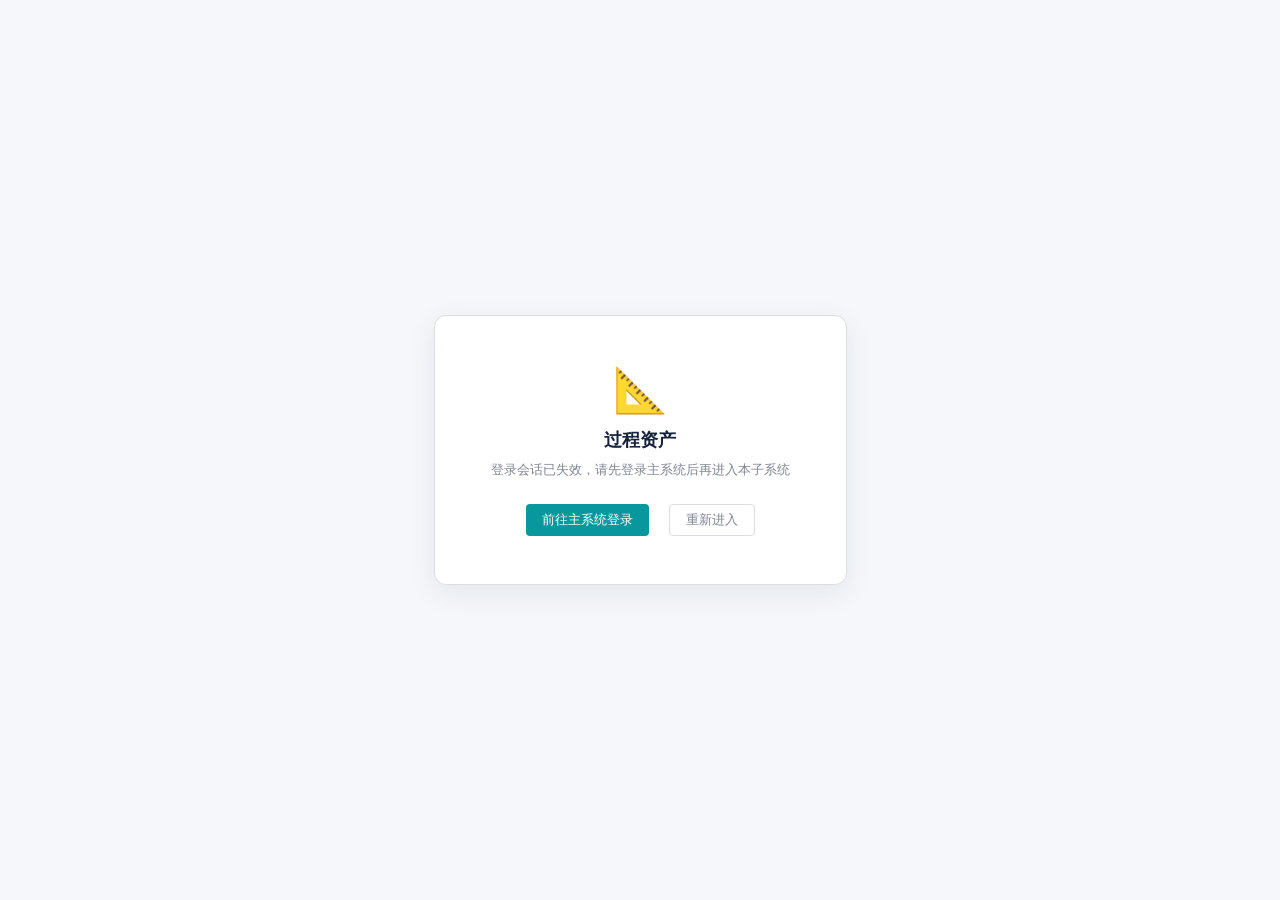
<file: subs/asset.html>
<!doctype html>
<html lang="zh-CN">
  <head>
    <meta http-equiv="Content-Type" content="text/html; charset=UTF-8" />

    <meta name="viewport" content="width=device-width, initial-scale=1.0" />
    <title>过程资产 · 研发 OA 平台</title>
    <link rel="stylesheet" href="../css/style.css" />
    <!-- 子系统独立样式（在整站样式之后覆写主题变量与局部组件） -->
    <link rel="stylesheet" href="../css/subs/asset.css" />
  </head>
  <body>
    <!-- 启动预判：先于外部 JS 执行，避免刷新时门控闪烁 -->
    <script>
      (function () {
        try {
          var raw = sessionStorage.getItem("oa_session");
          if (raw && JSON.parse(raw)) {
            document.getElementById("sub-gate").style.display = "none";
            document.getElementById("app").style.display = "flex";
          }
        } catch (e) {}
      })();
    </script>

    <!-- ============ 门控：未登录 / 无权限（内容由 subsystem-boot.js 渲染） ============ -->
    <div id="sub-gate" style="display: none">
      <div class="sub-gate-box" id="subGateBox"></div>
    </div>

    <!-- ============ 应用（子系统壳） ============ -->
    <div id="app" style="display: none">
      <div class="header">
        <div class="logo" onclick="backToPortal()" title="返回主系统门户">
          <svg
            class="logo-icon"
            viewBox="0 0 1024 1024"
            xmlns="http://www.w3.org/2000/svg"
          >
            <path
              d="M91.443 565.453v-60.109c0-35.533 12.8-63.386 52.634-63.386s52.633 27.853 52.633 63.386v59.187c0 19.968-4.915 40.96-21.196 54.477 3.072 6.656 15.872 6.451 17.51 6.451v21.914c-24.269 0-34.406-11.571-39.731-20.07-3.38 0.409-6.656 0.511-9.83 0.511-36.455 0.103-52.02-26.112-52.02-62.361z m69.12 8.09v-77.21c0-11.469-2.56-26.42-16.486-26.42-13.824 0-16.487 15.053-16.487 26.42v77.21c0 11.468 2.56 26.316 16.487 26.316 14.131 0 16.486-14.643 16.486-26.317z m64.922 54.271l-24.781-178.688h30.822l11.162 118.375 15.258-118.375h26.521l14.95 117.658 11.572-117.658h31.027l-24.986 178.79h-30.924l-14.95-116.94-14.746 116.94h-30.925z m286.105-62.668v-59.188c0-35.328 11.981-63.385 51.815-63.385 37.069 0 50.176 25.088 50.176 59.597v15.36h-35.533v-16.487c0-13.312-0.922-30.617-14.643-30.617-13.62 0-15.667 15.36-15.667 26.419v77.21c0 11.161 1.945 26.316 15.667 26.316 13.21 0 14.848-16.793 14.848-30.72v-18.33h35.328l-0.103 15.053c-0.512 32.154-11.264 61.85-50.073 61.85-39.731 0.102-51.815-28.57-51.815-63.078z m109.159 8.396l36.659-7.065c0 15.667 1.331 34.201 13.824 34.201 8.5 0 10.752-6.144 10.752-13.721 0-14.95-10.752-28.16-21.197-37.376l-11.264-9.523c-14.131-11.879-28.672-24.986-28.672-50.79 0-29.287 20.378-47.105 50.483-47.105 25.396 0 45.568 20.787 45.568 46.08 0 0.615-0.102 1.434-0.102 4.301l-37.376 5.12c0-2.253 0.307-4.506 0.307-7.27 0-8.397-1.843-20.583-11.469-20.583-8.499 0-11.878 8.192-11.878 15.667 0 12.8 6.758 20.788 15.258 27.956 4.608 3.89 9.01 7.577 13.21 11.366 18.329 16.384 32.153 33.178 32.153 60.826 0 25.6-21.095 42.7-45.978 42.7-34.201 0-48.947-26.828-50.278-54.784z m106.291 0l36.66-7.065c0 15.667 1.33 34.201 13.823 34.201 8.5 0 10.752-6.144 10.752-13.721 0-14.95-10.752-28.16-21.197-37.376l-11.264-9.523c-14.13-11.879-28.672-24.986-28.672-50.79 0-29.287 20.378-47.105 50.484-47.105 25.395 0 45.568 20.787 45.568 46.08 0 0.615-0.103 1.434-0.103 4.301l-37.376 5.12c0-2.253 0.307-4.506 0.307-7.27 0-8.397-1.843-20.583-11.468-20.583-8.5 0-11.879 8.192-11.879 15.667 0 12.8 6.759 20.788 15.258 27.956 4.608 3.89 9.011 7.577 13.21 11.366 18.329 16.384 32.153 33.178 32.153 60.826 0 25.6-21.094 42.7-45.978 42.7-34.201 0-48.844-26.828-50.278-54.784z m103.526-8.396v-59.188c0-35.328 11.981-63.385 51.815-63.385 37.069 0 50.176 25.088 50.176 59.597v15.36h-35.533v-16.487c0-13.312-0.922-30.617-14.643-30.617-13.62 0-15.667 15.36-15.667 26.419v77.21c0 11.161 1.945 26.316 15.667 26.316 13.21 0 14.848-16.793 14.745-30.72v-18.33h35.328l-0.102 15.053c-0.512 32.154-11.264 61.85-50.074 61.85-39.628 0.102-51.712-28.57-51.712-63.078z m-476.774 57.548c-3.38 5.53-11.162 6.964-17.306 3.072-6.144-3.788-8.396-11.366-4.915-16.896L471.86 381.747c3.38-5.53 11.162-6.963 17.306-3.072 6.144 3.789 8.397 11.367 4.915 16.896L353.792 622.694z m54.989 0c-3.38 5.53-11.162 6.964-17.306 3.072-6.144-3.788-8.397-11.366-4.915-16.896l140.288-227.123c3.38-5.53 11.162-6.963 17.306-3.072 6.144 3.789 8.396 11.367 4.915 16.896L408.78 622.694z"
              fill="#ffffff"
            ></path>
          </svg>
          <span id="subLogoName">过程资产</span>
        </div>
        <div class="h-right">
          <div class="h-search">
            <span class="h-search-icon">🔍</span>
            <input
              id="globalSearchInput"
              class="h-search-input"
              type="text"
              placeholder="搜索本子系统：规范 / 模板 / Checklist"
              onkeydown="if(event.key==='Enter')openSearch(this.value)"
            />
          </div>
          <div class="top-clock" id="topClock">--:--:--</div>
          <div
            class="bell"
            title="待办提醒"
            onclick="window.showLoginTodoModal && window.showLoginTodoModal(true)"
          >
            🔔<span class="num" style="display:none">0</span>
          </div>
          <div class="avatar-wrap" onclick="toggleAvatar(event)">
            <div class="avatar" id="avatarBox">张</div>
          </div>
          <div class="avatar-menu" id="avatarMenu" style="display: none">
            <div class="am-name" id="amName">张工 (8001)</div>
            <div class="am-role" id="amRole">角色：一般人员</div>
            <div class="am-div"></div>
            <div class="am-item" onclick="logout()">切换角色 / 退出登录</div>
          </div>
        </div>
      </div>
      <div class="body">
        <div class="main">
          <div class="crumb" id="crumb"></div>
          <div class="content" id="content"></div>
        </div>
      </div>
    </div>

    <div class="modal-mask" id="mask"><div class="modal" id="modal"></div></div>
    <div class="toast" id="toast"></div>

    <script>
      window.__SUB_KEY = "asset";
    </script>
    <script src="../js/modules/strings.js"></script>
    <script src="../js/modules/helpers.js"></script>
    <script src="../js/modules/ui.js"></script>
    <script src="../js/vendor/xlsx.full.min.js" defer></script>
    <script src="../js/modules/config-base.js"></script>
    <script src="../js/modules/config-roles.js"></script>
    <script src="../js/modules/config-menu.js"></script>
    <script src="../js/modules/config-accounts.js"></script>
    <script src="../js/modules/config-depts.js"></script>
    <script src="../js/modules/config-mock.js"></script>
    <script src="../js/modules/config-notices.js"></script>
    <script src="../js/modules/config-assets.js"></script>
    <script src="../js/modules/config-pa.js"></script>
    <script src="../js/modules/config-std.js"></script>
    <script src="../js/modules/config-ec.js"></script>
    <script src="../js/modules/config-portal.js"></script>
    <script src="../js/modules/auth.js"></script>
    <script src="../js/modules/router.js"></script>
    <script src="../js/modules/views-assets.js"></script>
    <script src="../js/modules/views.js"></script>
    <script src="../js/modules/views-portal.js"></script>
    <script src="../js/modules/views-shell.js"></script>
    <script src="../js/modules/subsystem-boot.js"></script>
  </body>
</html>
</file>
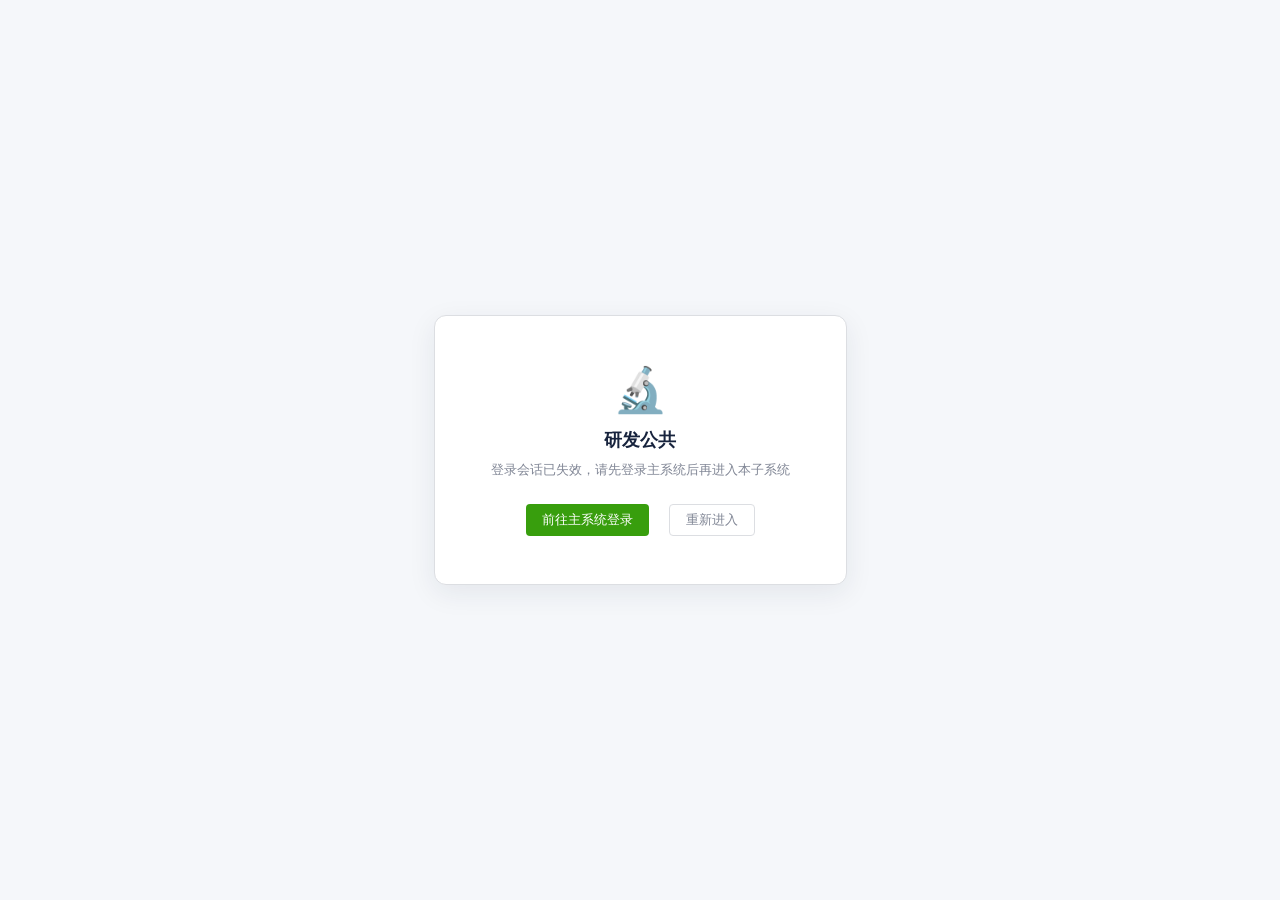
<file: subs/dev.html>
<!doctype html>
<html lang="zh-CN">
  <head>
    <meta http-equiv="Content-Type" content="text/html; charset=UTF-8" />

    <meta name="viewport" content="width=device-width, initial-scale=1.0" />
    <title>研发公共 · 研发 OA 平台</title>
    <link rel="stylesheet" href="../css/style.css" />
    <!-- 子系统独立样式（在整站样式之后覆写主题变量与局部组件） -->
    <link rel="stylesheet" href="../css/subs/dev.css" />
  </head>
  <body>
    <!-- 启动预判：先于外部 JS 执行，避免刷新时门控闪烁 -->
    <script>
      (function () {
        try {
          var raw = sessionStorage.getItem("oa_session");
          if (raw && JSON.parse(raw)) {
            document.getElementById("sub-gate").style.display = "none";
            document.getElementById("app").style.display = "flex";
          }
        } catch (e) {}
      })();
    </script>

    <!-- ============ 门控：未登录 / 无权限（内容由 subsystem-boot.js 渲染） ============ -->
    <div id="sub-gate" style="display: none">
      <div class="sub-gate-box" id="subGateBox"></div>
    </div>

    <!-- ============ 应用（子系统壳） ============ -->
    <div id="app" style="display: none">
      <div class="header">
        <div class="logo" onclick="backToPortal()" title="返回主系统门户">
          <svg
            class="logo-icon"
            viewBox="0 0 1024 1024"
            xmlns="http://www.w3.org/2000/svg"
          >
            <path
              d="M91.443 565.453v-60.109c0-35.533 12.8-63.386 52.634-63.386s52.633 27.853 52.633 63.386v59.187c0 19.968-4.915 40.96-21.196 54.477 3.072 6.656 15.872 6.451 17.51 6.451v21.914c-24.269 0-34.406-11.571-39.731-20.07-3.38 0.409-6.656 0.511-9.83 0.511-36.455 0.103-52.02-26.112-52.02-62.361z m69.12 8.09v-77.21c0-11.469-2.56-26.42-16.486-26.42-13.824 0-16.487 15.053-16.487 26.42v77.21c0 11.468 2.56 26.316 16.487 26.316 14.131 0 16.486-14.643 16.486-26.317z m64.922 54.271l-24.781-178.688h30.822l11.162 118.375 15.258-118.375h26.521l14.95 117.658 11.572-117.658h31.027l-24.986 178.79h-30.924l-14.95-116.94-14.746 116.94h-30.925z m286.105-62.668v-59.188c0-35.328 11.981-63.385 51.815-63.385 37.069 0 50.176 25.088 50.176 59.597v15.36h-35.533v-16.487c0-13.312-0.922-30.617-14.643-30.617-13.62 0-15.667 15.36-15.667 26.419v77.21c0 11.161 1.945 26.316 15.667 26.316 13.21 0 14.848-16.793 14.848-30.72v-18.33h35.328l-0.103 15.053c-0.512 32.154-11.264 61.85-50.073 61.85-39.731 0.102-51.815-28.57-51.815-63.078z m109.159 8.396l36.659-7.065c0 15.667 1.331 34.201 13.824 34.201 8.5 0 10.752-6.144 10.752-13.721 0-14.95-10.752-28.16-21.197-37.376l-11.264-9.523c-14.131-11.879-28.672-24.986-28.672-50.79 0-29.287 20.378-47.105 50.483-47.105 25.396 0 45.568 20.787 45.568 46.08 0 0.615-0.102 1.434-0.102 4.301l-37.376 5.12c0-2.253 0.307-4.506 0.307-7.27 0-8.397-1.843-20.583-11.469-20.583-8.499 0-11.878 8.192-11.878 15.667 0 12.8 6.758 20.788 15.258 27.956 4.608 3.89 9.01 7.577 13.21 11.366 18.329 16.384 32.153 33.178 32.153 60.826 0 25.6-21.095 42.7-45.978 42.7-34.201 0-48.947-26.828-50.278-54.784z m106.291 0l36.66-7.065c0 15.667 1.33 34.201 13.823 34.201 8.5 0 10.752-6.144 10.752-13.721 0-14.95-10.752-28.16-21.197-37.376l-11.264-9.523c-14.13-11.879-28.672-24.986-28.672-50.79 0-29.287 20.378-47.105 50.484-47.105 25.395 0 45.568 20.787 45.568 46.08 0 0.615-0.103 1.434-0.103 4.301l-37.376 5.12c0-2.253 0.307-4.506 0.307-7.27 0-8.397-1.843-20.583-11.468-20.583-8.5 0-11.879 8.192-11.879 15.667 0 12.8 6.759 20.788 15.258 27.956 4.608 3.89 9.011 7.577 13.21 11.366 18.329 16.384 32.153 33.178 32.153 60.826 0 25.6-21.094 42.7-45.978 42.7-34.201 0-48.844-26.828-50.278-54.784z m103.526-8.396v-59.188c0-35.328 11.981-63.385 51.815-63.385 37.069 0 50.176 25.088 50.176 59.597v15.36h-35.533v-16.487c0-13.312-0.922-30.617-14.643-30.617-13.62 0-15.667 15.36-15.667 26.419v77.21c0 11.161 1.945 26.316 15.667 26.316 13.21 0 14.848-16.793 14.745-30.72v-18.33h35.328l-0.102 15.053c-0.512 32.154-11.264 61.85-50.074 61.85-39.628 0.102-51.712-28.57-51.712-63.078z m-476.774 57.548c-3.38 5.53-11.162 6.964-17.306 3.072-6.144-3.788-8.396-11.366-4.915-16.896L471.86 381.747c3.38-5.53 11.162-6.963 17.306-3.072 6.144 3.789 8.397 11.367 4.915 16.896L353.792 622.694z m54.989 0c-3.38 5.53-11.162 6.964-17.306 3.072-6.144-3.788-8.397-11.366-4.915-16.896l140.288-227.123c3.38-5.53 11.162-6.963 17.306-3.072 6.144 3.789 8.396 11.367 4.915 16.896L408.78 622.694z"
              fill="#ffffff"
            ></path>
          </svg>
          <span id="subLogoName">研发公共</span>
        </div>
        <div class="h-right">
          <div class="h-search">
            <span class="h-search-icon">🔍</span>
            <input
              id="globalSearchInput"
              class="h-search-input"
              type="text"
              placeholder="搜索本子系统：标准 / 案例"
              onkeydown="if(event.key==='Enter')openSearch(this.value)"
            />
          </div>
          <div class="top-clock" id="topClock">--:--:--</div>
          <div
            class="bell"
            title="待办提醒"
            onclick="window.showLoginTodoModal && window.showLoginTodoModal(true)"
          >
            🔔<span class="num" style="display:none">0</span>
          </div>
          <div class="avatar-wrap" onclick="toggleAvatar(event)">
            <div class="avatar" id="avatarBox">张</div>
          </div>
          <div class="avatar-menu" id="avatarMenu" style="display: none">
            <div class="am-name" id="amName">张工 (8001)</div>
            <div class="am-role" id="amRole">角色：一般人员</div>
            <div class="am-div"></div>
            <div class="am-item" onclick="logout()">切换角色 / 退出登录</div>
          </div>
        </div>
      </div>
      <div class="body">
        <div class="main">
          <div class="crumb" id="crumb"></div>
          <div class="content" id="content"></div>
        </div>
      </div>
    </div>

    <div class="modal-mask" id="mask"><div class="modal" id="modal"></div></div>
    <div class="toast" id="toast"></div>

    <script>
      window.__SUB_KEY = "dev";
    </script>
    <script src="../js/modules/strings.js"></script>
    <script src="../js/modules/helpers.js"></script>
    <script src="../js/modules/ui.js"></script>
    <script src="../js/vendor/xlsx.full.min.js" defer></script>
    <script src="../js/modules/config-base.js"></script>
    <script src="../js/modules/config-roles.js"></script>
    <script src="../js/modules/config-menu.js"></script>
    <script src="../js/modules/config-accounts.js"></script>
    <script src="../js/modules/config-depts.js"></script>
    <script src="../js/modules/config-mock.js"></script>
    <script src="../js/modules/config-notices.js"></script>
    <script src="../js/modules/config-assets.js"></script>
    <script src="../js/modules/config-pa.js"></script>
    <script src="../js/modules/config-std.js"></script>
    <script src="../js/modules/config-ec.js"></script>
    <script src="../js/modules/config-portal.js"></script>
    <script src="../js/modules/auth.js"></script>
    <script src="../js/modules/router.js"></script>
    <script src="../js/modules/views-std.js"></script>
    <script src="../js/modules/views-ec.js"></script>
    <script src="../js/modules/views.js"></script>
    <script src="../js/modules/views-portal.js"></script>
    <script src="../js/modules/views-shell.js"></script>
    <script src="../js/modules/subsystem-boot.js"></script>
  </body>
</html>
</file>
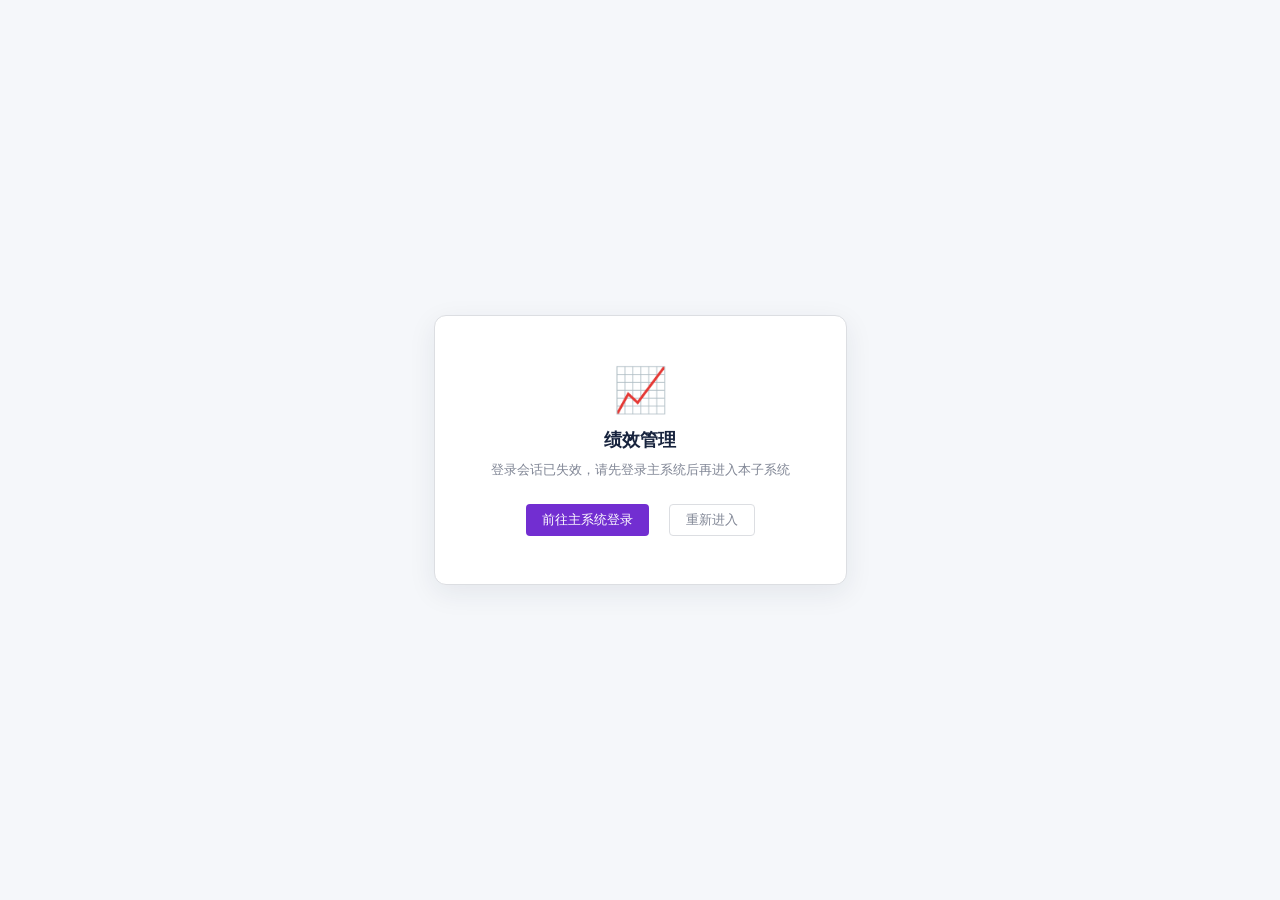
<file: subs/perf.html>
<!doctype html>
<html lang="zh-CN">
  <head>
    <meta http-equiv="Content-Type" content="text/html; charset=UTF-8" />

    <meta name="viewport" content="width=device-width, initial-scale=1.0" />
    <title>绩效管理 · 研发 OA 平台</title>
    <link rel="stylesheet" href="../css/style.css" />
    <!-- 子系统独立样式（在整站样式之后覆写主题变量与局部组件） -->
    <link rel="stylesheet" href="../css/subs/perf.css" />
  </head>
  <body>
    <!-- 启动预判：先于外部 JS 执行，避免刷新时门控闪烁 -->
    <script>
      (function () {
        try {
          var raw = sessionStorage.getItem("oa_session");
          if (raw && JSON.parse(raw)) {
            document.getElementById("sub-gate").style.display = "none";
            document.getElementById("app").style.display = "flex";
          }
        } catch (e) {}
      })();
    </script>

    <!-- ============ 门控：未登录 / 无权限（内容由 subsystem-boot.js 渲染） ============ -->
    <div id="sub-gate" style="display: none">
      <div class="sub-gate-box" id="subGateBox"></div>
    </div>

    <!-- ============ 应用（子系统壳） ============ -->
    <div id="app" style="display: none">
      <div class="header">
        <div class="logo" onclick="backToPortal()" title="返回主系统门户">
          <svg
            class="logo-icon"
            viewBox="0 0 1024 1024"
            xmlns="http://www.w3.org/2000/svg"
          >
            <path
              d="M91.443 565.453v-60.109c0-35.533 12.8-63.386 52.634-63.386s52.633 27.853 52.633 63.386v59.187c0 19.968-4.915 40.96-21.196 54.477 3.072 6.656 15.872 6.451 17.51 6.451v21.914c-24.269 0-34.406-11.571-39.731-20.07-3.38 0.409-6.656 0.511-9.83 0.511-36.455 0.103-52.02-26.112-52.02-62.361z m69.12 8.09v-77.21c0-11.469-2.56-26.42-16.486-26.42-13.824 0-16.487 15.053-16.487 26.42v77.21c0 11.468 2.56 26.316 16.487 26.316 14.131 0 16.486-14.643 16.486-26.317z m64.922 54.271l-24.781-178.688h30.822l11.162 118.375 15.258-118.375h26.521l14.95 117.658 11.572-117.658h31.027l-24.986 178.79h-30.924l-14.95-116.94-14.746 116.94h-30.925z m286.105-62.668v-59.188c0-35.328 11.981-63.385 51.815-63.385 37.069 0 50.176 25.088 50.176 59.597v15.36h-35.533v-16.487c0-13.312-0.922-30.617-14.643-30.617-13.62 0-15.667 15.36-15.667 26.419v77.21c0 11.161 1.945 26.316 15.667 26.316 13.21 0 14.848-16.793 14.848-30.72v-18.33h35.328l-0.103 15.053c-0.512 32.154-11.264 61.85-50.073 61.85-39.731 0.102-51.815-28.57-51.815-63.078z m109.159 8.396l36.659-7.065c0 15.667 1.331 34.201 13.824 34.201 8.5 0 10.752-6.144 10.752-13.721 0-14.95-10.752-28.16-21.197-37.376l-11.264-9.523c-14.131-11.879-28.672-24.986-28.672-50.79 0-29.287 20.378-47.105 50.483-47.105 25.396 0 45.568 20.787 45.568 46.08 0 0.615-0.102 1.434-0.102 4.301l-37.376 5.12c0-2.253 0.307-4.506 0.307-7.27 0-8.397-1.843-20.583-11.469-20.583-8.499 0-11.878 8.192-11.878 15.667 0 12.8 6.758 20.788 15.258 27.956 4.608 3.89 9.01 7.577 13.21 11.366 18.329 16.384 32.153 33.178 32.153 60.826 0 25.6-21.095 42.7-45.978 42.7-34.201 0-48.947-26.828-50.278-54.784z m106.291 0l36.66-7.065c0 15.667 1.33 34.201 13.823 34.201 8.5 0 10.752-6.144 10.752-13.721 0-14.95-10.752-28.16-21.197-37.376l-11.264-9.523c-14.13-11.879-28.672-24.986-28.672-50.79 0-29.287 20.378-47.105 50.484-47.105 25.395 0 45.568 20.787 45.568 46.08 0 0.615-0.103 1.434-0.103 4.301l-37.376 5.12c0-2.253 0.307-4.506 0.307-7.27 0-8.397-1.843-20.583-11.468-20.583-8.5 0-11.879 8.192-11.879 15.667 0 12.8 6.759 20.788 15.258 27.956 4.608 3.89 9.011 7.577 13.21 11.366 18.329 16.384 32.153 33.178 32.153 60.826 0 25.6-21.094 42.7-45.978 42.7-34.201 0-48.844-26.828-50.278-54.784z m103.526-8.396v-59.188c0-35.328 11.981-63.385 51.815-63.385 37.069 0 50.176 25.088 50.176 59.597v15.36h-35.533v-16.487c0-13.312-0.922-30.617-14.643-30.617-13.62 0-15.667 15.36-15.667 26.419v77.21c0 11.161 1.945 26.316 15.667 26.316 13.21 0 14.848-16.793 14.745-30.72v-18.33h35.328l-0.102 15.053c-0.512 32.154-11.264 61.85-50.074 61.85-39.628 0.102-51.712-28.57-51.712-63.078z m-476.774 57.548c-3.38 5.53-11.162 6.964-17.306 3.072-6.144-3.788-8.396-11.366-4.915-16.896L471.86 381.747c3.38-5.53 11.162-6.963 17.306-3.072 6.144 3.789 8.397 11.367 4.915 16.896L353.792 622.694z m54.989 0c-3.38 5.53-11.162 6.964-17.306 3.072-6.144-3.788-8.397-11.366-4.915-16.896l140.288-227.123c3.38-5.53 11.162-6.963 17.306-3.072 6.144 3.789 8.396 11.367 4.915 16.896L408.78 622.694z"
              fill="#ffffff"
            ></path>
          </svg>
          <span id="subLogoName">绩效管理</span>
        </div>
        <div class="h-right">
          <div class="top-clock" id="topClock">--:--:--</div>
          <div
            class="bell"
            title="待办提醒"
            onclick="window.showLoginTodoModal && window.showLoginTodoModal(true)"
          >
            🔔<span class="num" style="display:none">0</span>
          </div>
          <div class="avatar-wrap" onclick="toggleAvatar(event)">
            <div class="avatar" id="avatarBox">张</div>
          </div>
          <div class="avatar-menu" id="avatarMenu" style="display: none">
            <div class="am-name" id="amName">张工 (8001)</div>
            <div class="am-role" id="amRole">角色：一般人员</div>
            <div class="am-div"></div>
            <div class="am-item" onclick="logout()">切换角色 / 退出登录</div>
          </div>
        </div>
      </div>
      <div class="body">
        <div class="main">
          <div class="crumb" id="crumb"></div>
          <div class="content" id="content"></div>
        </div>
      </div>
    </div>

    <div class="modal-mask" id="mask"><div class="modal" id="modal"></div></div>
    <div class="toast" id="toast"></div>

    <script>
      window.__SUB_KEY = "perf";
    </script>
    <script src="../js/modules/strings.js"></script>
    <script src="../js/modules/helpers.js"></script>
    <script src="../js/modules/ui.js"></script>
    <script src="../js/vendor/xlsx.full.min.js" defer></script>
    <script src="../js/modules/config-base.js"></script>
    <script src="../js/modules/config-roles.js"></script>
    <script src="../js/modules/config-menu.js"></script>
    <script src="../js/modules/config-accounts.js"></script>
    <script src="../js/modules/config-depts.js"></script>
    <script src="../js/modules/config-mock.js"></script>
    <script src="../js/modules/config-notices.js"></script>
    <script src="../js/modules/config-assets.js"></script>
    <script src="../js/modules/config-pa.js"></script>
    <script src="../js/modules/config-std.js"></script>
    <script src="../js/modules/config-ec.js"></script>
    <script src="../js/modules/config-portal.js"></script>
    <script src="../js/modules/auth.js"></script>
    <script src="../js/modules/router.js"></script>
    <script src="../js/modules/views-pa-common.js"></script>
    <script src="../js/modules/views-pa-template.js"></script>
    <script src="../js/modules/views-pa-table.js"></script>
    <script src="../js/modules/views-pa-task.js"></script>
    <script src="../js/modules/views-pa-flow.js"></script>
    <script src="../js/modules/views-pa-yearly.js"></script>
    <script src="../js/modules/views-pa-peer.js"></script>
    <script src="../js/modules/views.js"></script>
    <script src="../js/modules/views-portal.js"></script>
    <script src="../js/modules/views-shell.js"></script>
    <script src="../js/modules/subsystem-boot.js"></script>
  </body>
</html>
</file>
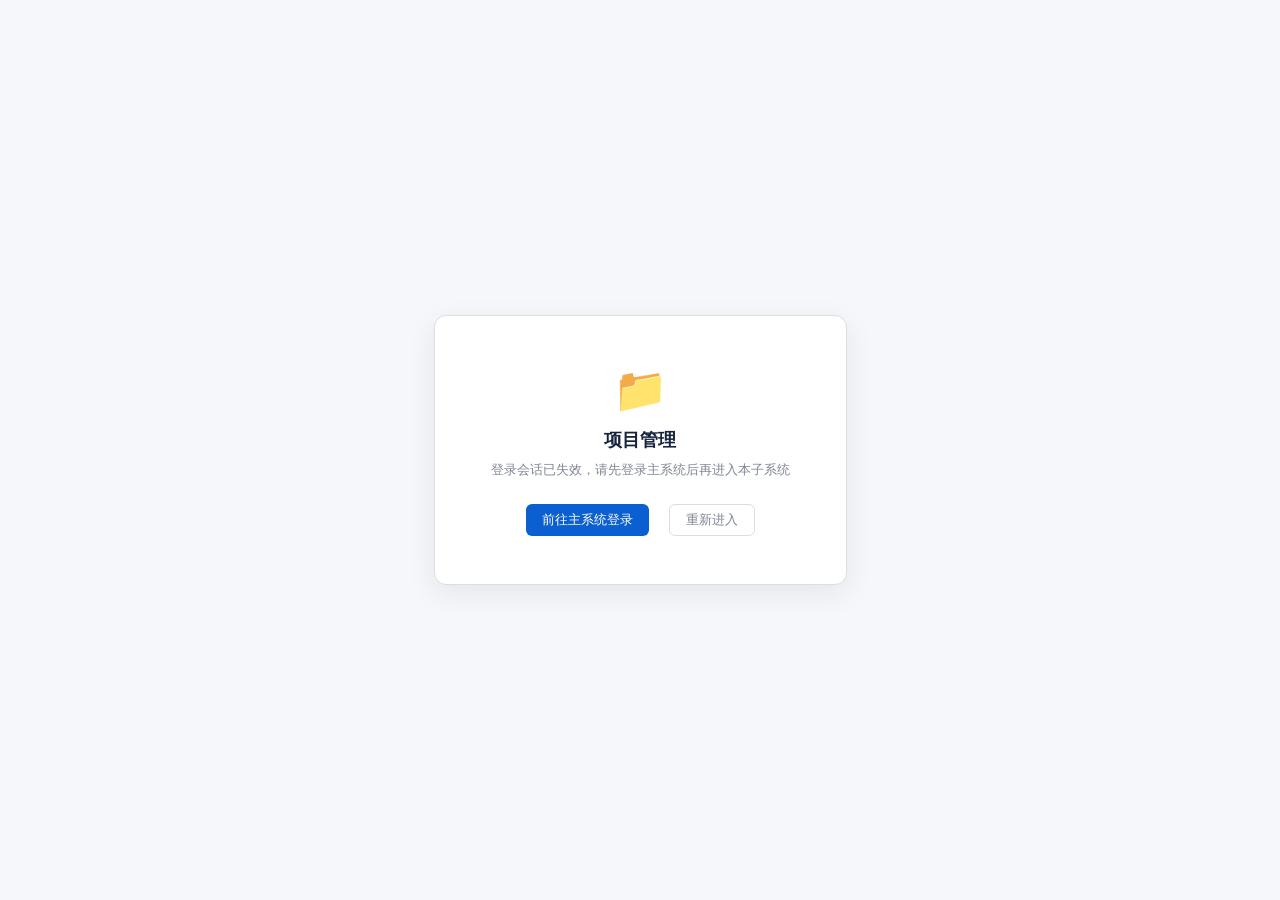
<file: subs/proj.html>
<!doctype html>
<html lang="zh-CN">
  <head>
    <meta http-equiv="Content-Type" content="text/html; charset=UTF-8" />

    <meta name="viewport" content="width=device-width, initial-scale=1.0" />
    <title>项目管理 · 研发 OA 平台</title>
    <link rel="stylesheet" href="../css/style.css" />
    <!-- 子系统独立样式（在整站样式之后覆写主题变量与局部组件） -->
    <link rel="stylesheet" href="../css/subs/proj.css" />
  </head>
  <body>
    <!-- 启动预判：先于外部 JS 执行，避免刷新时门控闪烁 -->
    <script>
      (function () {
        try {
          var raw = sessionStorage.getItem("oa_session");
          if (raw && JSON.parse(raw)) {
            document.getElementById("sub-gate").style.display = "none";
            document.getElementById("app").style.display = "flex";
          }
        } catch (e) {}
      })();
    </script>

    <!-- ============ 门控：未登录 / 无权限（内容由 subsystem-boot.js 渲染） ============ -->
    <div id="sub-gate" style="display: none">
      <div class="sub-gate-box" id="subGateBox"></div>
    </div>

    <!-- ============ 应用（子系统壳） ============ -->
    <div id="app" style="display: none">
      <div class="header">
        <div class="logo" onclick="backToPortal()" title="返回主系统门户">
          <svg
            class="logo-icon"
            viewBox="0 0 1024 1024"
            xmlns="http://www.w3.org/2000/svg"
          >
            <path
              d="M91.443 565.453v-60.109c0-35.533 12.8-63.386 52.634-63.386s52.633 27.853 52.633 63.386v59.187c0 19.968-4.915 40.96-21.196 54.477 3.072 6.656 15.872 6.451 17.51 6.451v21.914c-24.269 0-34.406-11.571-39.731-20.07-3.38 0.409-6.656 0.511-9.83 0.511-36.455 0.103-52.02-26.112-52.02-62.361z m69.12 8.09v-77.21c0-11.469-2.56-26.42-16.486-26.42-13.824 0-16.487 15.053-16.487 26.42v77.21c0 11.468 2.56 26.316 16.487 26.316 14.131 0 16.486-14.643 16.486-26.317z m64.922 54.271l-24.781-178.688h30.822l11.162 118.375 15.258-118.375h26.521l14.95 117.658 11.572-117.658h31.027l-24.986 178.79h-30.924l-14.95-116.94-14.746 116.94h-30.925z m286.105-62.668v-59.188c0-35.328 11.981-63.385 51.815-63.385 37.069 0 50.176 25.088 50.176 59.597v15.36h-35.533v-16.487c0-13.312-0.922-30.617-14.643-30.617-13.62 0-15.667 15.36-15.667 26.419v77.21c0 11.161 1.945 26.316 15.667 26.316 13.21 0 14.848-16.793 14.848-30.72v-18.33h35.328l-0.103 15.053c-0.512 32.154-11.264 61.85-50.073 61.85-39.731 0.102-51.815-28.57-51.815-63.078z m109.159 8.396l36.659-7.065c0 15.667 1.331 34.201 13.824 34.201 8.5 0 10.752-6.144 10.752-13.721 0-14.95-10.752-28.16-21.197-37.376l-11.264-9.523c-14.131-11.879-28.672-24.986-28.672-50.79 0-29.287 20.378-47.105 50.483-47.105 25.396 0 45.568 20.787 45.568 46.08 0 0.615-0.102 1.434-0.102 4.301l-37.376 5.12c0-2.253 0.307-4.506 0.307-7.27 0-8.397-1.843-20.583-11.469-20.583-8.499 0-11.878 8.192-11.878 15.667 0 12.8 6.758 20.788 15.258 27.956 4.608 3.89 9.01 7.577 13.21 11.366 18.329 16.384 32.153 33.178 32.153 60.826 0 25.6-21.095 42.7-45.978 42.7-34.201 0-48.947-26.828-50.278-54.784z m106.291 0l36.66-7.065c0 15.667 1.33 34.201 13.823 34.201 8.5 0 10.752-6.144 10.752-13.721 0-14.95-10.752-28.16-21.197-37.376l-11.264-9.523c-14.13-11.879-28.672-24.986-28.672-50.79 0-29.287 20.378-47.105 50.484-47.105 25.395 0 45.568 20.787 45.568 46.08 0 0.615-0.103 1.434-0.103 4.301l-37.376 5.12c0-2.253 0.307-4.506 0.307-7.27 0-8.397-1.843-20.583-11.468-20.583-8.5 0-11.879 8.192-11.879 15.667 0 12.8 6.759 20.788 15.258 27.956 4.608 3.89 9.011 7.577 13.21 11.366 18.329 16.384 32.153 33.178 32.153 60.826 0 25.6-21.094 42.7-45.978 42.7-34.201 0-48.844-26.828-50.278-54.784z m103.526-8.396v-59.188c0-35.328 11.981-63.385 51.815-63.385 37.069 0 50.176 25.088 50.176 59.597v15.36h-35.533v-16.487c0-13.312-0.922-30.617-14.643-30.617-13.62 0-15.667 15.36-15.667 26.419v77.21c0 11.161 1.945 26.316 15.667 26.316 13.21 0 14.848-16.793 14.745-30.72v-18.33h35.328l-0.102 15.053c-0.512 32.154-11.264 61.85-50.074 61.85-39.628 0.102-51.712-28.57-51.712-63.078z m-476.774 57.548c-3.38 5.53-11.162 6.964-17.306 3.072-6.144-3.788-8.396-11.366-4.915-16.896L471.86 381.747c3.38-5.53 11.162-6.963 17.306-3.072 6.144 3.789 8.397 11.367 4.915 16.896L353.792 622.694z m54.989 0c-3.38 5.53-11.162 6.964-17.306 3.072-6.144-3.788-8.397-11.366-4.915-16.896l140.288-227.123c3.38-5.53 11.162-6.963 17.306-3.072 6.144 3.789 8.396 11.367 4.915 16.896L408.78 622.694z"
              fill="#ffffff"
            ></path>
          </svg>
          <span id="subLogoName">项目管理</span>
        </div>
        <div class="h-right">
          <div class="top-clock" id="topClock">--:--:--</div>
          <div
            class="bell"
            title="待办提醒"
            onclick="window.showLoginTodoModal && window.showLoginTodoModal(true)"
          >
            🔔<span class="num" style="display:none">0</span>
          </div>
          <div class="avatar-wrap" onclick="toggleAvatar(event)">
            <div class="avatar" id="avatarBox">张</div>
          </div>
          <div class="avatar-menu" id="avatarMenu" style="display: none">
            <div class="am-name" id="amName">张工 (8001)</div>
            <div class="am-role" id="amRole">角色：一般人员</div>
            <div class="am-div"></div>
            <div class="am-item" onclick="logout()">切换角色 / 退出登录</div>
          </div>
        </div>
      </div>
      <div class="body">
        <div class="main">
          <div class="crumb" id="crumb"></div>
          <div class="content" id="content"></div>
        </div>
      </div>
    </div>

    <div class="modal-mask" id="mask"><div class="modal" id="modal"></div></div>
    <div class="toast" id="toast"></div>

    <script>
      window.__SUB_KEY = "proj";
    </script>
    <script src="../js/modules/strings.js"></script>
    <script src="../js/modules/helpers.js"></script>
    <script src="../js/modules/ui.js"></script>
    <script src="../js/modules/config-base.js"></script>
    <script src="../js/modules/config-roles.js"></script>
    <script src="../js/modules/config-menu.js"></script>
    <script src="../js/modules/config-accounts.js"></script>
    <script src="../js/modules/config-depts.js"></script>
    <script src="../js/modules/config-mock.js"></script>
    <script src="../js/modules/config-notices.js"></script>
    <script src="../js/modules/config-assets.js"></script>
    <script src="../js/modules/config-pa.js"></script>
    <script src="../js/modules/config-std.js"></script>
    <script src="../js/modules/config-ec.js"></script>
    <script src="../js/modules/config-portal.js"></script>
    <script src="../js/modules/auth.js"></script>
    <script src="../js/modules/router.js"></script>
    <script src="../js/modules/views.js"></script>
    <script src="../js/modules/views-portal.js"></script>
    <script src="../js/modules/views-shell.js"></script>
    <script src="../js/modules/subsystem-boot.js"></script>
  </body>
</html>
</file>
<file: css/style.css>
/* ========== 研发OA综合平台 · 产品原型 ========== */

:root {
  --primary: #004e98;
  --btBlue: #3282fa;
  --warning: #ff9900;
  --success: #19be6b;
  --error: #ed4014;
  --iconBlue: #1f84f8;
  --iconYellow: #ff7200;
  --iconPurple: #6f6fce;
  --text: #515a6e;
  --title: #17233d;
  --sub: #808695;
  --border: #dcdee2;
  --bg: #f5f7fa;
  --headerBg: #004e98;
  --headerHover: rgba(255, 255, 255, 0.1);
  --headerActive: rgba(183, 172, 172, 0.15);
  --radius: 4px;
}
* {
  box-sizing: border-box;
  margin: 0;
  padding: 0;
}
body {
  font-family:
    "Helvetica Neue", Helvetica, Arial, "PingFang SC", "Microsoft YaHei",
    sans-serif;
  background: var(--bg);
  color: var(--text);
  font-size: 14px;
}
button {
  font-family: inherit;
  cursor: pointer;
}

/* iView 风格控件 */
.btn {
  background: var(--btBlue);
  color: #fff;
  border: none;
  padding: 6px 16px;
  border-radius: var(--radius);
  font-size: 13px;
  transition: 0.15s;
}
.btn:hover {
  opacity: 0.85;
}
.btn.ghost {
  background: #fff;
  color: var(--btBlue);
  border: 1px solid var(--btBlue);
}
.btn.ghost:hover {
  background: #f0f6ff;
}
.btn.sm {
  padding: 4px 12px;
  font-size: 12px;
}
.btn.danger {
  background: var(--error);
  color: #fff;
  border: none;
}
.btn.ok {
  background: #34c759;
  color: #fff;
  border: none;
}
.btn.ok:hover {
  background: #2db84d;
}
.btn.gray {
  background: #fff;
  color: var(--sub);
  border: 1px solid var(--border);
}

.btn.danger.ghost,
.btn.ghost.danger {
  background: var(--error);
  color: #fff;
  border: none;
}
.btn.ok.ghost,
.btn.ghost.ok {
  background: #34c759;
  color: #fff;
  border: none;
}

/* 连续排列的按钮自动加 8px 左间距，避免挤在一起；
   排除已用 gap 控制间距的容器（.modal-footer 等） */
.btn + .btn:not(.modal-footer .btn),
.btn + button:not(.modal-footer button),
button + .btn:not(.modal-footer .btn) {
  margin-left: 8px;
}

select,
input[type="text"],
input[type="password"],
input[type="number"],
input[type="date"],
input[type="month"],
input:not([type]),
textarea {
  font-family: inherit;
  font-size: 13px;
  color: var(--title);
  border: 1px solid var(--border);
  border-radius: var(--radius);
  padding: 6px 9px;
  width: 100%;
  background: #fff;
  outline: none;
  transition: 0.15s;
}
/* 隐藏 number 输入框的 spinner 箭头，让外观与 text 一致 */
input[type="number"]::-webkit-outer-spin-button,
input[type="number"]::-webkit-inner-spin-button {
  -webkit-appearance: none;
  margin: 0;
}
input[type="number"] {
  appearance: textfield;
}
select:focus,
input:focus,
textarea:focus {
  border-color: var(--btBlue);
  box-shadow: 0 0 0 2px rgba(50, 130, 250, 0.15);
}
textarea {
  resize: vertical;
}
label {
  display: block;
  font-size: 12px;
  color: var(--sub);
}
.req::before {
  content: "*";
  color: var(--error);
  margin-right: 3px;
}
.tag {
  display: inline-block;
  padding: 1px 8px;
  border-radius: 3px;
  font-size: 12px;
  border: 1px solid transparent;
  line-height: 20px;
  margin: 0 2px;
}
.tag.g {
  background: #f0faff;
  color: var(--iconBlue);
  border-color: #d4eefe;
}
.tag.ok {
  background: #edfff3;
  color: var(--success);
  border-color: #c9f0d8;
}
.tag.warn {
  background: #fff7e6;
  color: var(--warning);
  border-color: #ffe2b8;
}
.tag.danger {
  background: #ffefe6;
  color: var(--error);
  border-color: #ffd2c5;
}
.tag.ext {
  background: #e6f7ff;
  color: #1890ff;
  border-color: #91d5ff;
}
.tag.internal {
  background: #f6ffed;
  color: #52c41a;
  border-color: #b7eb8f;
}
.pill {
  font-size: 12px;
  padding: 2px 10px;
  border-radius: 3px;
}
.pill.p1 {
  background: #edfff3;
  color: var(--success);
}
.pill.p2 {
  background: #f0faff;
  color: var(--iconBlue);
}
.pill.p3 {
  background: #ffefe6;
  color: var(--error);
}
.card {
  background: #fff;
  border: 1px solid #e8eaec;
  border-radius: var(--radius);
  padding: 16px;
  box-shadow: 0 1px 1px rgba(0, 0, 0, 0.04);
}
.row {
  display: flex;
  gap: 16px;
  flex-wrap: wrap;
}
.muted {
  color: var(--sub);
}
.small {
  font-size: 12px;
}
.empty {
  border: 1px dashed var(--border);
  border-radius: var(--radius);
  padding: 36px;
  text-align: center;
  color: var(--sub);
  background: #fff;
}

/* ---------- 登录（浅色山水纸纹风） ---------- */
#view-login {
  position: fixed;
  inset: 0;
  display: flex;
  flex-direction: column;
  align-items: center;
  justify-content: center;
  overflow: hidden;
  background:
    radial-gradient(
      ellipse 620px 280px at 12% 88%,
      rgba(148, 160, 172, 0.28),
      transparent 62%
    ),
    radial-gradient(
      ellipse 540px 240px at 88% 94%,
      rgba(140, 152, 166, 0.32),
      transparent 60%
    ),
    radial-gradient(
      ellipse 800px 320px at 55% 102%,
      rgba(165, 176, 188, 0.22),
      transparent 65%
    ),
    radial-gradient(
      ellipse 420px 200px at 30% 70%,
      rgba(185, 195, 205, 0.16),
      transparent 60%
    ),
    linear-gradient(180deg, #fcfdfe 0%, #f1f3f5 60%, #e9edf0 100%);
}
#view-login::before {
  content: "";
  position: absolute;
  inset: 0;
  pointer-events: none;
  opacity: 0.5;
  background-image:
    repeating-linear-gradient(
      115deg,
      rgba(120, 130, 140, 0.05) 0 1px,
      transparent 1px 7px
    ),
    repeating-linear-gradient(
      65deg,
      rgba(120, 130, 140, 0.04) 0 1px,
      transparent 1px 9px
    );
}
.lg-wm {
  position: absolute;
  inset: -20%;
  pointer-events: none;
  display: flex;
  flex-wrap: wrap;
  gap: 90px 110px;
  align-content: center;
  justify-content: center;
  transform: rotate(-24deg);
}
.lg-wm span {
  color: rgba(110, 125, 140, 0.14);
  font-size: 17px;
  font-weight: 600;
  white-space: nowrap;
  letter-spacing: 1px;
}
.lg-brand {
  position: absolute;
  top: 0;
  left: 0;
  right: 0;
  height: 58px;
  display: flex;
  align-items: center;
  padding: 0 28px;
  color: #1f5fa8;
  font-weight: 700;
  font-size: 17px;
  letter-spacing: 1px;
  z-index: 3;
}
.lg-main {
  position: relative;
  z-index: 2;
  text-align: center;
  width: 100%;
  max-width: 960px;
  padding: 0 20px;
}
.lg-main h1 {
  color: #17233d;
  font-size: 34px;
  letter-spacing: 10px;
  font-weight: 700;
  margin-bottom: 10px;
  text-indent: 10px;
}
.lg-main .en {
  color: #9aa4b0;
  font-size: 20px;
  letter-spacing: 2px;
  margin-bottom: 34px;
  font-weight: 300;
}
.login-box {
  position: relative;
  background: rgba(255, 255, 255, 0.92);
  width: 400px;
  margin: 0 auto;
  border-radius: 10px;
  padding: 28px 34px 22px;
  box-shadow: 0 8px 32px rgba(70, 90, 110, 0.18);
  text-align: left;
  backdrop-filter: blur(4px);
}
.login-box label {
  color: #5b6b7c;
  font-size: 13px;
  margin: 12px 0 6px;
}
.login-box input,
.login-box select {
  background: #eef4fd;
  border: 1px solid #d9e6f7;
  border-radius: 4px;
  padding: 9px 11px;
  font-size: 13px;
}
.login-box input:focus,
.login-box select:focus {
  border-color: var(--btBlue);
  box-shadow: 0 0 0 2px rgba(50, 130, 250, 0.12);
}
.lg-btn {
  width: 100%;
  background: #004e98;
  color: #fff;
  border: none;
  border-radius: 5px;
  padding: 11px;
  font-size: 15px;
  letter-spacing: 6px;
  margin-top: 20px;
  text-indent: 6px;
}
.lg-btn:hover {
  background: #003f7c;
}
.lg-warm {
  color: #8a97a6;
  font-size: 12px;
  margin-top: 14px;
}
.lg-demo {
  margin-top: 14px;
  font-size: 12px;
  color: var(--sub);
  line-height: 1.9;
}
.lg-chip {
  display: inline-block;
  background: #eef4fd;
  border: 1px solid #d9e6f7;
  color: var(--primary);
  border-radius: 14px;
  padding: 2px 10px;
  margin: 0 3px;
  cursor: pointer;
}
.lg-chip:hover {
  background: #dcebfd;
}
.lg-manual-entry {
  margin-top: 16px;
  padding-top: 12px;
  border-top: 1px dashed #e0e6ed;
  text-align: center;
  font-size: 12px;
  color: #8a97a6;
}
.lg-manual-entry a {
  color: #4a7ab8;
  text-decoration: none;
  transition: color 0.15s;
}
.lg-manual-entry a:hover {
  color: #1890ff;
  text-decoration: underline;
}
.lg-manual-sep {
  margin: 0 8px;
  color: #d0d6de;
}
.login-tip {
  background: #fff7e6;
  color: #8a5b00;
  border: 1px solid #ffe2b8;
  padding: 8px 10px;
  border-radius: var(--radius);
  font-size: 12px;
  margin-bottom: 8px;
  display: none;
}

/* 头像下拉菜单 */
.avatar-wrap {
  position: relative;
}
.avatar-menu {
  position: absolute;
  top: 52px;
  right: 20px;
  background: #fff;
  color: var(--text);
  border: 1px solid var(--border);
  border-radius: 6px;
  box-shadow: 0 8px 24px rgba(0, 0, 0, 0.18);
  min-width: 210px;
  z-index: 40;
  padding: 6px 0;
}
.avatar-menu .am-name {
  font-weight: 600;
  padding: 9px 14px;
  color: var(--title);
  font-size: 13px;
}
.avatar-menu .am-role {
  font-size: 12px;
  color: var(--sub);
  padding: 0 14px 9px;
}
.avatar-menu .am-div {
  border-top: 1px solid #f0f0f0;
  margin: 5px 0;
}
.avatar-menu .am-item {
  padding: 10px 14px;
  cursor: pointer;
  font-size: 13px;
}
.avatar-menu .am-item:hover {
  background: #f0f6ff;
  color: var(--btBlue);
}

/* ---------- 外壳 ---------- */
#app {
  display: none;
  height: 100vh;
  flex-direction: column;
}
.header {
  height: 64px;
  flex-shrink: 0;
  background: var(--headerBg);
  display: flex;
  align-items: center;
  padding: 0 20px;
  color: #fff;
}
.logo {
  display: flex;
  align-items: center;
  gap: 10px;
  font-weight: 700;
  font-size: 22px;
  padding-right: 24px;
  cursor: pointer;
}
.logo-icon {
  width: 140px;
  height: 140px;
  flex-shrink: 0;
}
.h-right {
  margin-left: auto;
  display: flex;
  align-items: center;
  gap: 18px;
}
.top-clock {
  font-size: 13px;
  font-weight: 500;
  color: rgba(255, 255, 255, 0.92);
  letter-spacing: 0.5px;
  font-variant-numeric: tabular-nums;
  white-space: nowrap;
}
.bell {
  position: relative;
  cursor: pointer;
  font-size: 18px;
}
.bell .num {
  position: absolute;
  top: -6px;
  right: -9px;
  background: var(--error);
  color: #fff;
  font-size: 10px;
  border-radius: 10px;
  padding: 0 5px;
}
.avatar {
  width: 32px;
  height: 32px;
  border-radius: 50%;
  background: rgba(255, 255, 255, 0.2);
  display: flex;
  align-items: center;
  justify-content: center;
  font-size: 13px;
  cursor: pointer;
}
.body {
  flex: 1;
  display: flex;
  overflow: hidden;
}

/* 菜单管理页 - 三级菜单行 */
.menu-sub-sub-list {
  margin: 4px 0 8px 12px;
  padding: 4px 0 4px 10px;
  border-left: 2px dashed #d6e4ff;
}
.menu-sub-subrow {
  display: flex;
  align-items: center;
  gap: 10px;
  padding: 6px 10px;
  font-size: 12px;
  color: var(--sub);
}
.menu-sub-subrow:hover {
  background: #f7f9fc;
  color: var(--text);
}
.menu-sub-subrow .ms-ic { font-size: 12px; }
.menu-sub-subrow .ms-name { color: var(--text); font-size: 12px; }

/* 权限配置弹窗 - 三级样式 */
.pc-subsub-wrap { margin-top: 2px; }
.pc-sub-head {
  display: flex;
  align-items: center;
  gap: 8px;
  padding: 6px 8px;
  border-radius: 4px;
  cursor: pointer;
}
.pc-sub-head:hover { background: #f7f9fc; }
.pc-sub-toggle {
  margin-left: auto;
  font-size: 10px;
  color: var(--sub);
  transition: transform .2s;
}
.pc-sub-head.collapsed .pc-sub-toggle { transform: rotate(-90deg); }
.pc-subsub-body {
  padding: 4px 0 4px 24px;
  border-left: 2px dashed #e8eaec;
  margin-left: 12px;
}
.pc-subsub {
  display: flex;
  align-items: center;
  gap: 6px;
  padding: 3px 6px;
  font-size: 12px;
}
.pc-subsub-ic { font-size: 11px; width: 16px; text-align: center; }

/* 内容 */
.main {
  flex: 1;
  display: flex;
  flex-direction: column;
  overflow: hidden;
}
.crumb b {
  color: var(--title);
}
.content {
  padding: 18px;
  overflow: auto;
  flex: 1;
}
.page-title {
  font-size: 18px;
  font-weight: 600;
  color: var(--title);
  margin-bottom: 4px;
}
.page-desc {
  color: var(--sub);
  font-size: 13px;
  margin-bottom: 16px;
}
/* 带右侧操作区的页面标题 */
.page-header-row {
  display: flex;
  justify-content: space-between;
  align-items: flex-end;
  gap: 16px;
  margin-bottom: 16px;
}
.page-header-info {
  flex: 1;
  min-width: 0;
}
.page-header-info .page-desc {
  margin-bottom: 0;
}
.page-header-actions {
  flex-shrink: 0;
  display: flex;
  gap: 8px;
  align-items: center;
}

/* 看板/区块 */
.board {
  display: grid;
  grid-template-columns: repeat(4, 1fr);
  gap: 14px;
  margin-bottom: 16px;
}
.stat {
  background: #fff;
  border: 1px solid #e8eaec;
  border-radius: var(--radius);
  padding: 15px;
}
.stat .v {
  font-size: 25px;
  font-weight: 700;
  color: var(--primary);
}
.stat .k {
  color: var(--sub);
  font-size: 12px;
  margin-top: 4px;
}
.zone {
  background: #fff;
  border: 1px solid #e8eaec;
  border-radius: var(--radius);
  padding: 16px 18px;
  margin-bottom: 16px;
  box-shadow: 0 1px 1px rgba(0, 0, 0, 0.04);
  overflow: auto;
}
.zone h3 {
  font-size: 15px;
  color: var(--title);
  margin-bottom: 12px;
  display: flex;
  align-items: center;
  gap: 8px;
}
.zone h3 .badge {
  font-size: 11px;
  background: #f0faff;
  color: var(--iconBlue);
  padding: 1px 8px;
  border-radius: 3px;
  border: 1px solid #d4eefe;
}
/* 面包屑（可点击跳转 + 右上角返回条） */
.crumb {
  height: 46px;
  display: flex;
  align-items: center;
  justify-content: space-between;
  gap: 12px;
  padding: 0 20px;
  background: #fff;
  border-bottom: 1px solid var(--border);
  font-size: 13px;
  color: var(--sub);
}
.crumb b {
  color: var(--title);
}
.crumb-links {
  display: flex;
  align-items: center;
  gap: 8px;
  min-width: 0;
  flex-wrap: wrap;
}
.crumb-link {
  color: var(--btBlue);
  cursor: pointer;
}
.crumb-link:hover {
  text-decoration: underline;
}
.crumb-sep {
  color: #bfbfbf;
}
.crumb-back {
  flex-shrink: 0;
}
.crumb-q {
  color: var(--sub);
  font-size: 12px;
  margin-left: 2px;
}
/* 板块分区标题（v7.0：与文件后段重复的第二份规则合并为唯一一份；
 * 首页去掉 hero 后它是主区第一个元素，用 :first-child 收回顶部外边距）
 * v7.3：按反馈放大到 22px、下边距固定 20px（去 🚪 图标，纯文字标题） */
.portal-section-title {
  display: flex;
  align-items: center;
  gap: 8px;
  font-size: 22px;
  font-weight: 600;
  color: var(--title);
  margin: 22px 0 20px;
}
.portal-section-title:first-child {
  margin-top: 0;
}
/* 标题右侧计数（如「4 个」），弱化处理不与标题争视线
 * v7.3：标题放大到 22px 后计数由 12px 提到 13px，避免视觉落差过大 */
.portal-section-count {
  font-size: 13px;
  font-weight: 400;
  color: var(--sub);
}

/* 磁贴网格（板块磁贴 / 子系统磁贴共用） */
.portal-grid {
  display: grid;
  grid-template-columns: repeat(auto-fill, minmax(250px, 1fr));
  gap: 16px;
}
.portal-tile {
  position: relative;
  display: flex;
  align-items: center;
  gap: 14px;
  background: #fff;
  border: 1px solid var(--border);
  border-radius: 12px;
  padding: 18px;
  cursor: pointer;
  transition: 0.15s;
  overflow: hidden;
}
/* 磁贴左侧主题竖线：跟随当前窗口主题色（--btBlue；子系统窗口由门户配置的
 * 主题配色经 applySubsystemTheme 注入，主系统走全局默认蓝） */
.portal-tile::before {
  content: "";
  position: absolute;
  left: 0;
  top: 0;
  bottom: 0;
  width: 4px;
  background: var(--btBlue);
}
.portal-tile:hover {
  border-color: var(--btBlue);
  box-shadow: 0 4px 16px color-mix(in srgb, var(--btBlue) 14%, transparent);
  transform: translateY(-2px);
}
.portal-tile-icon {
  width: 46px;
  height: 46px;
  border-radius: 10px;
  display: flex;
  align-items: center;
  justify-content: center;
  font-size: 22px;
  flex-shrink: 0;
  /* 图标底座同主题色系（浅色底），跟随 --btBlue */
  background: color-mix(in srgb, var(--btBlue) 8%, white);
}
.portal-tile-body {
  flex: 1;
  min-width: 0;
}
.portal-tile-name {
  font-size: 14px;
  font-weight: 600;
  color: var(--title);
  display: flex;
  align-items: center;
  gap: 6px;
}
.portal-tile-meta {
  font-size: 12px;
  color: var(--sub);
  margin-top: 3px;
}
.portal-tile-arrow {
  font-size: 20px;
  color: var(--sub);
  flex-shrink: 0;
  transition: 0.15s;
}
.portal-tile:hover .portal-tile-arrow {
  transform: translateX(2px);
}

/* 板块磁贴（工作台「全部板块」）：竖排大卡片，与「我的常用应用」小磁贴区分
   布局（对照设计稿）：顶部右侧「N 个子系统」→ 图标+名称 → 描述 → 底部「进入板块 →」
   列数由 JS 按卡片数设置 --cols（封顶 6），内联只设变量，响应式断点可正常覆盖 */
.portal-grid-modules {
  grid-template-columns: repeat(var(--cols, 4), minmax(0, 1fr));
  gap: 18px;
}
.portal-module-tile {
  flex-direction: column;
  align-items: stretch;
  gap: 0;
  padding: 16px 22px;
  border-radius: 14px;
  background: #fff;
  border: 1px solid var(--border);
  box-shadow: 0 2px 10px rgba(22, 119, 255, 0.07);
}
.portal-tile-count {
  margin-left: auto;
  padding-left: 8px;
  flex-shrink: 0;
  white-space: nowrap;
  font-size: 12px;
  color: var(--sub);
  line-height: 1;
}
.portal-module-tile .portal-tile-head {
  display: flex;
  align-items: center;
  gap: 12px;
  min-width: 0;
}
.portal-module-tile .portal-tile-icon {
  width: 52px;
  height: 52px;
  border-radius: 12px;
  font-size: 26px;
}
.portal-module-tile .portal-tile-name {
  flex: 1;
  min-width: 0;
  font-size: 16px;
  font-weight: 700;
}
.portal-module-tile .portal-tile-desc {
  font-size: 12px;
  color: var(--sub);
  line-height: 1.6;
  margin-top: 10px;
}
.portal-module-tile .portal-tile-enter {
  margin-top: auto;
  padding-top: 14px;
  font-size: 13px;
  font-weight: 500;
}
.portal-module-tile:hover .portal-tile-enter {
  text-decoration: underline;
}

/* 板块首页 / 三级分组页的子系统网格：列数由 JS 钳制在 6~8 后设置 --cols */
.portal-grid-subs {
  grid-template-columns: repeat(var(--cols, 6), minmax(0, 1fr));
}
/* 子系统磁贴：竖排小卡（与常用应用同构）——头部行（图标+名称+外链标记）/ 描述行 / 子项数行
   横排在 auto-fill 窄轨道下会把「名称+外链徽章」挤到逐字换行，竖排后名称独占整行 */
.portal-sub-tile {
  flex-direction: column;
  align-items: stretch;
  gap: 0;
  padding: 16px 18px;
}
.portal-sub-tile .portal-tile-head {
  display: flex;
  align-items: center;
  gap: 12px;
  min-width: 0;
}
.portal-sub-tile .portal-tile-icon {
  width: 42px;
  height: 42px;
  border-radius: 10px;
  font-size: 21px;
}
.portal-sub-tile .portal-tile-name {
  flex: 1;
  min-width: 0;
  font-size: 14px;
  font-weight: 600;
}
.portal-sub-tile .portal-tile-desc {
  margin-top: 8px;
  font-size: 12px;
  color: var(--sub);
  line-height: 1.6;
  /* 窄卡（6~8 列，205~278px）下描述最长两行，超出省略，避免长文案把卡片撑高 */
  display: -webkit-box;
  line-clamp: 2;
  -webkit-line-clamp: 2;
  -webkit-box-orient: vertical;
  overflow: hidden;
}
.portal-sub-tile .portal-tile-meta {
  margin-top: 8px;
  font-size: 12px;
}

/* ========== 子系统首页（工作台式，v6.5） ==========
 * 定位条 → 数据摘要 → 功能入口卡栅格。
 * v6.3 按反馈精简：右栏（我的待办 / 通知公告）、定位条的新增与搜索按钮、
 * 卡片内的最近内容摘要均已移除，页面回到「一条主线」的单列结构。
 * v6.4：功能入口卡改用主系统首页业务子系统卡的视觉体系（纵向卡 / 40px 渐变
 * 图标底座 / 细线分隔 / 右下进入），数据摘要不再带计量单位。
 * v6.5：卡片去掉「编码 / 类型」属性格，胶囊与「进入」合并为一条细线底栏；
 * 栅格统一 6 列，窄屏按断点降为 4 / 3 / 2 / 1 列。
 * 配色全部由 --btBlue 派生，四个子系统窗口经 applySubsystemTheme 注入变量后各自换肤。 */
.sy-page {
  display: flex;
  flex-direction: column;
  gap: 14px;
}
.sy-hero {
  display: flex;
  align-items: center;
  justify-content: space-between;
  flex-wrap: wrap;
  gap: 16px;
  padding: 16px 20px;
  border-radius: 14px;
  background: color-mix(in srgb, var(--btBlue) 7%, #fff);
  border: 1px solid color-mix(in srgb, var(--btBlue) 16%, #fff);
}
.sy-hero-main {
  display: flex;
  align-items: center;
  gap: 14px;
  min-width: 0;
}
.sy-hero-icon {
  width: 44px;
  height: 44px;
  border-radius: 12px;
  flex-shrink: 0;
  display: flex;
  align-items: center;
  justify-content: center;
  font-size: 22px;
  background: var(--btBlue);
  color: #fff;
}
.sy-hero-title {
  display: flex;
  align-items: center;
  gap: 8px;
  font-size: 17px;
  font-weight: 600;
  color: var(--title);
}
.sy-hero-tag {
  font-size: 11px;
  font-weight: 400;
  padding: 2px 8px;
  border-radius: 9px;
  color: var(--btBlue);
  background: color-mix(in srgb, var(--btBlue) 10%, #fff);
  border: 1px solid color-mix(in srgb, var(--btBlue) 25%, #fff);
}
.sy-hero-desc {
  margin-top: 4px;
  font-size: 12.5px;
  color: var(--sub);
}

/* 数据摘要：自适应列，2 项时自动铺满（项目管理子系统即 2 项） */
.sy-kpis {
  display: grid;
  grid-template-columns: repeat(auto-fit, minmax(150px, 1fr));
  gap: 12px;
}
.sy-kpi {
  background: #fff;
  border: 1px solid var(--border);
  border-radius: 12px;
  padding: 12px 14px;
}
.sy-kpi-label {
  font-size: 12px;
  color: var(--sub);
}
.sy-kpi-value {
  margin-top: 4px;
  font-size: 22px;
  font-weight: 600;
  line-height: 1.15;
  color: var(--title);
  font-variant-numeric: tabular-nums;
}
.sy-kpi-hint {
  margin-top: 2px;
  font-size: 11.5px;
  color: var(--sub);
  white-space: nowrap;
  overflow: hidden;
  text-overflow: ellipsis;
}

.sy-section-title {
  font-size: 13px;
  font-weight: 600;
  color: var(--title);
  margin-bottom: -4px;
}
/* 功能入口卡栅格：与主系统首页子系统卡同一套观感，列数由 --sy-cols 指定
   （v6.5 起统一 6 列，入口不足 6 个也保持 6 列 —— 卡片宽度一致、左侧对齐） */
.sy-cards {
  display: grid;
  grid-template-columns: repeat(var(--sy-cols, 6), minmax(0, 1fr));
  gap: 18px;
}
/* 卡片本体复用主系统首页子系统卡的 .sub-card 系（白卡 / 圆角 / 阴影 / hover 一致），
   只覆盖三处：
   1) 胶囊：主系统表示内部/外部系统，这里表示子项数 → 改走子系统主题色
   2) 描述：主系统给长文案预留两行高，入口描述普遍一行，收掉固定行高
   3) 底栏：胶囊与「进入 →」合到一条细线底栏，替代主系统的三格属性区
   外链卡胶囊回落中性灰，与虚线描边呼应 */
.sy-card .sub-card-pill {
  color: var(--btBlue);
  border-color: color-mix(in srgb, var(--btBlue) 35%, #fff);
  background: color-mix(in srgb, var(--btBlue) 7%, #fff);
}
.sy-card.ext .sub-card-pill {
  color: #5f5e5a;
  border-color: #b4b2a9;
  background: #f1efe8;
}
.sy-card .sub-card-desc {
  min-height: 0;
  margin-bottom: 10px;
}
/* 卡底栏：左侧子项数胶囊 / 右侧进入，顶部细线与主系统属性区同款分隔节奏 */
.sy-card-foot {
  margin-top: auto;
  display: flex;
  align-items: center;
  justify-content: space-between;
  gap: 8px;
  padding-top: 10px;
  border-top: 1px solid #f0f2f5;
}
.sy-card .sub-card-enter {
  margin-top: 0;
}
@media (max-width: 1280px) {
  .sy-cards {
    grid-template-columns: repeat(4, minmax(0, 1fr));
  }
}
@media (max-width: 1180px) {
  .sy-kpis {
    grid-template-columns: repeat(2, minmax(0, 1fr));
  }
}
@media (max-width: 980px) {
  .sy-cards {
    grid-template-columns: repeat(3, minmax(0, 1fr));
  }
}
@media (max-width: 760px) {
  .sy-cards {
    grid-template-columns: repeat(2, minmax(0, 1fr));
  }
}
@media (max-width: 560px) {
  .sy-hero {
    flex-direction: column;
    align-items: flex-start;
  }
  .sy-kpis {
    grid-template-columns: minmax(0, 1fr);
  }
  .sy-cards {
    grid-template-columns: minmax(0, 1fr);
  }
}

/* 待办列表 */
.home-todos {
  display: flex;
  flex-direction: column;
  gap: 8px;
}
.home-todo {
  display: flex;
  align-items: center;
  gap: 10px;
  padding: 10px 12px;
  border-radius: 8px;
  cursor: pointer;
  transition: 0.15s;
  border: 1px solid transparent;
}
.home-todo:hover {
  background: #f5f7fa;
  border-color: var(--border);
}
.home-todo-icon {
  width: 32px;
  height: 32px;
  border-radius: 6px;
  display: flex;
  align-items: center;
  justify-content: center;
  font-size: 15px;
  flex-shrink: 0;
}
.home-todo-body {
  flex: 1;
  min-width: 0;
}
.home-todo-title {
  font-size: 13px;
  font-weight: 600;
  color: var(--title);
  white-space: nowrap;
  overflow: hidden;
  text-overflow: ellipsis;
}
.home-todo-desc {
  font-size: 12px;
  color: var(--sub);
  margin-top: 2px;
  white-space: nowrap;
  overflow: hidden;
  text-overflow: ellipsis;
}
.home-todo-arrow {
  color: var(--sub);
  font-size: 18px;
  flex-shrink: 0;
}

/* 门户响应式（三套网格分档：子系统网格 / 板块大卡 / 常用应用） */
@media (max-width: 1200px) {
  .portal-grid { grid-template-columns: repeat(2, minmax(0, 1fr)); }
  .portal-grid.portal-grid-subs { grid-template-columns: repeat(3, minmax(0, 1fr)); }
  .portal-grid.portal-grid-modules { grid-template-columns: repeat(3, minmax(0, 1fr)); }
  .portal-grid.portal-grid-fav { grid-template-columns: repeat(4, minmax(0, 1fr)); }
}
@media (max-width: 768px) {
  .portal-grid { grid-template-columns: 1fr; }
  .portal-grid.portal-grid-subs { grid-template-columns: repeat(2, minmax(0, 1fr)); }
  .portal-grid.portal-grid-modules { grid-template-columns: repeat(2, minmax(0, 1fr)); }
  .portal-grid.portal-grid-fav { grid-template-columns: repeat(2, minmax(0, 1fr)); }
}
@media (max-width: 480px) {
  .portal-grid.portal-grid-subs { grid-template-columns: 1fr; }
  .portal-grid.portal-grid-modules { grid-template-columns: 1fr; }
  .portal-grid.portal-grid-fav { grid-template-columns: 1fr; }
}

/* 表 */
table {
  width: 100%;
  border-collapse: collapse;
  font-size: 13px;
  table-layout: fixed;
}
th,
td {
  text-align: left;
  padding: 10px 12px;
  border-bottom: 1px solid var(--border);
  overflow: hidden;
  text-overflow: ellipsis;
  white-space: nowrap;
}
th {
  background: #f8f8f9;
  color: var(--sub);
  font-weight: 600;
  font-size: 12px;
}
/* 最后一列（操作列）宽度可配置：table 的 --last-col-width 变量，默认 220px */
th:last-child,
td:last-child {
  width: var(--last-col-width, 220px);
  min-width: var(--last-col-width, 220px);
  white-space: normal;
  text-overflow: unset;
}
/* v6.8：按列宽比例配置的表（helpers.js 的 TABLE_COL_RATIOS 生成 colgroup 百分比），
 * 末列交给 colgroup 决定，不再用 --last-col-width 的固定 px 抢占 */
table.tbl-ratio th:last-child,
table.tbl-ratio td:last-child {
  width: auto;
  min-width: 0;
}
/* v6.8：表格单元格内的长文本容器使用单行省略（作用于文本自身，避免整格硬裁无提示） */
.cell-ell {
  display: inline-block;
  max-width: 100%;
  overflow: hidden;
  text-overflow: ellipsis;
  white-space: nowrap;
  vertical-align: bottom;
}
/* v6.8：标签组等需要完整展示的内容允许换行，不用单行硬裁 */
.cell-wrap {
  white-space: normal;
  text-overflow: unset;
}
tbody tr:hover {
  background: #f5f7fa;
}
tr.locked td {
  color: var(--sub);
}
.filters {
  display: flex;
  gap: 10px;
  flex-wrap: wrap;
  margin-bottom: 14px;
  align-items: flex-end;
}
.filters .f {
  width: 260px;
  flex: none;
}
/* 操作栏（按钮区，宽度自适应内容） */
.filters-actions .f {
  width: auto;
  flex: none;
}
.filters-actions .f:last-child {
  margin-left: auto;
}
.filters .f label {
  display: block;
  font-size: 12px;
  color: var(--sub);
  margin-bottom: 6px;
}
.filters .f .ftag {
  display: inline-block;
  padding: 3px 10px;
  margin: 2px 4px 2px 0;
  font-size: 12px;
  border-radius: 12px;
  background: var(--bg-soft);
  color: var(--text);
  border: 1px solid var(--border);
  cursor: pointer;
  transition: all 0.15s ease;
  user-select: none;
}
.filters .f .ftag:hover {
  border-color: var(--primary);
  color: var(--primary);
}
.filters .f .ftag.active {
  background: var(--primary);
  color: #fff;
  border-color: var(--primary);
}
.toolbar {
  display: flex;
  justify-content: space-between;
  align-items: center;
  gap: 8px;
  margin-bottom: 14px;
}

/* 详情分栏 */
.split {
  display: grid;
  grid-template-columns: 300px 1fr;
  gap: 16px;
}
.meta-row {
  display: flex;
  justify-content: space-between;
  padding: 7px 0;
  border-bottom: 1px dashed var(--border);
  font-size: 13px;
}
.meta-row .k {
  color: var(--sub);
}
.meta-row .vv {
  font-weight: 500;
  text-align: right;
  max-width: 180px;
  color: var(--title);
}
/* 标准库详情弹窗：元数据紧凑排列（压缩模块空间，给右侧正文预览让位） */
.std-detail-meta .meta-row {
  padding: 4px 0;
  font-size: 12px;
}
.reader {
  background: #525659;
  border-radius: 6px;
  position: relative;
  height: 540px;
  overflow: hidden;
  display: flex;
  align-items: center;
  justify-content: center;
  color: #fff;
}
.reader .pg {
  background: #fff;
  width: 62%;
  height: 92%;
  border-radius: 3px;
  color: var(--title);
  padding: 28px;
  font-size: 13px;
  line-height: 1.7;
  box-shadow: 0 8px 24px rgba(0, 0, 0, 0.4);
  overflow: auto;
}
.reader .pg h4 {
  text-align: center;
  margin-bottom: 14px;
  color: var(--title);
}
.reader .wm {
  position: absolute;
  inset: 0;
  pointer-events: none;
  display: flex;
  align-items: center;
  justify-content: center;
}
.reader .wm span {
  color: rgba(255, 255, 255, 0.22);
  font-size: 18px;
  transform: rotate(-30deg);
  font-weight: 600;
  letter-spacing: 1px;
}
.reader-bar {
  display: flex;
  align-items: center;
  justify-content: space-between;
  padding: 9px 14px;
  background: #3c4043;
  color: #fff;
  border-radius: 6px 6px 0 0;
  font-size: 13px;
}
.reader-bar button {
  background: #5a5f63;
  color: #fff;
  border: none;
  border-radius: 4px;
  padding: 4px 9px;
  margin-left: 6px;
}
.reader-bar .zoom button {
  width: 28px;
}

/* 五段式 */
.seg {
  border-radius: var(--radius);
  padding: 11px 13px;
  margin-bottom: 11px;
  background: #fff;
}
.seg .h {
  font-weight: 600;
  margin-bottom: 7px;
  color: var(--primary);
}
.chips-in {
  display: flex;
  gap: 8px;
  flex-wrap: wrap;
}
.chip-in {
  background: #f0faff;
  border: 1px solid #d4eefe;
  color: var(--iconBlue);
  border-radius: 14px;
  padding: 3px 11px;
  font-size: 12px;
  display: flex;
  align-items: center;
  gap: 6px;
}
.chip-in b {
  cursor: pointer;
  color: var(--sub);
}

/* 排行/图表 */
.rank {
  list-style: none;
}
.rank li {
  display: flex;
  justify-content: space-between;
  padding: 8px 0;
  border-bottom: 1px dashed var(--border);
  font-size: 13px;
}
.bar-chart {
  display: flex;
  align-items: flex-end;
  gap: 14px;
  height: 180px;
  padding: 10px 0;
}
.bar-chart .b {
  flex: 1;
  display: flex;
  flex-direction: column;
  align-items: center;
  justify-content: flex-end;
  gap: 6px;
}
.bar-chart .bar {
  width: 64%;
  background: var(--btBlue);
  border-radius: 4px 4px 0 0;
}
.bar-chart .yr {
  font-size: 12px;
  color: var(--sub);
}

/* 流程步骤 */
.step {
  display: flex;
  gap: 6px;
  margin-bottom: 16px;
}
.step .s {
  flex: 1;
  border: 1px solid var(--border);
  border-radius: var(--radius);
  padding: 9px;
  text-align: center;
  font-size: 12px;
  color: var(--sub);
  background: #fff;
}
.step .s.on {
  background: var(--btBlue);
  color: #fff;
  border-color: var(--btBlue);
}
.step .s.done {
  background: #edfff3;
  color: var(--success);
  border-color: #c9f0d8;
}
.score-box {
  display: flex;
  align-items: center;
  gap: 8px;
}
.score-box input {
  width: 74px;
}
.lock-note {
  background: #fff7e6;
  color: #8a5b00;
  border: 1px solid #ffe2b8;
  padding: 8px 12px;
  border-radius: var(--radius);
  font-size: 12px;
  margin-bottom: 14px;
}

.modal-mask {
  position: fixed;
  inset: 0;
  background: rgba(20, 30, 50, 0.45);
  display: none;
  align-items: center;
  justify-content: center;
  z-index: 50;
}
.modal {
  background: #fff;
  width: 560px;
  max-height: 86vh;
  overflow: auto;
  border-radius: 6px;
  padding: 0;
  box-shadow: 0 10px 40px rgba(0, 0, 0, 0.25);
  display: flex;
  flex-direction: column;
}

/* ---------- 全屏弹窗模式 ---------- */
.modal-mask.fullscreen {
  align-items: stretch;
  justify-content: stretch;
}
.modal-mask.fullscreen .modal {
  position: fixed;
  top: 64px;
  left: 0;
  right: 0;
  bottom: 0;
  width: 100%;
  max-height: none;
  border-radius: 0;
  box-shadow: none;
  overflow: hidden;
}
.modal-mask.fullscreen .modal-body {
  overflow-y: auto;
}
/* 全屏模式下阅读区 / 内容区 / 元数据区随视口拉伸，充分利用让出的空间 */
.modal-mask.fullscreen .reader {
  height: calc(100vh - 300px);
  min-height: 540px;
}
.modal-mask.fullscreen .ec-detail-content {
  max-height: calc(100vh - 420px);
}
.modal-mask.fullscreen .std-detail-meta {
  max-height: calc(100vh - 400px);
}

/* ---------- 弹窗标题栏 ---------- */
.modal-header {
  display: flex;
  align-items: center;
  justify-content: space-between;
  padding: 14px 20px;
  border-bottom: 1px solid #ebedf0;
}
.modal-header h3 {
  margin: 0;
  font-size: 15px;
  font-weight: 600;
  color: var(--title);
}
/* 标题栏右上角操作区（全屏/还原等扩展按钮 + 关闭按钮 ✕，按钮在左、✕ 在右） */
.modal-header-right {
  display: flex;
  align-items: center;
  gap: 8px;
  flex-shrink: 0;
}
.modal-close {
  width: 24px;
  height: 24px;
  display: flex;
  align-items: center;
  justify-content: center;
  border-radius: 4px;
  cursor: pointer;
  color: #909399;
  font-size: 18px;
  line-height: 1;
  transition: 0.15s;
  border: none;
  background: none;
}
.modal-close:hover {
  background: #f5f7fa;
  color: var(--title);
}
/* 标题栏全屏/还原图标按钮：与 .modal-close 同形态（无边框、无背景、仅图标），
   字号 22px（⛶/⤢ 字形偏小，需比 ✕ 的 18px 更大才视觉均衡），提示文字由 title 承担 */
.modal-fs {
  width: 24px;
  height: 24px;
  display: flex;
  align-items: center;
  justify-content: center;
  border-radius: 4px;
  cursor: pointer;
  color: #909399;
  font-size: 22px;
  line-height: 1;
  transition: 0.15s;
  border: none;
  background: none;
  flex-shrink: 0;
}
.modal-fs:hover {
  background: #f5f7fa;
  color: var(--title);
}

/* ---------- 弹窗正文 ---------- */
.modal-body {
  padding: 20px;
  flex: 1;
  overflow-y: auto;
}

/* ---------- 表单栅格布局 ---------- */
.form-row {
  display: flex;
  align-items: flex-start;
  margin-bottom: 16px;
}
.form-label {
  flex-shrink: 0;
  width: 96px;
  padding-right: 12px;
  box-sizing: border-box;
  font-size: 13px;
  color: var(--sub);
  /* 让 label 文字本身右对齐 + 与右侧第一个控件垂直居中 */
  display: flex;
  justify-content: flex-end;
  align-items: center;
  min-height: 30px;
}
.form-label.req::before {
  content: "*";
  color: var(--error);
  margin-right: 2px;
}
.form-control {
  flex: 1;
  min-width: 0;
  /* 默认 block，input 和 hint 自然纵向堆叠 */
}
.form-control select,
.form-control input,
.form-control textarea {
  width: 100%;
  box-sizing: border-box;
}
.form-control textarea {
  line-height: 1.5;
}
.form-control .hint {
  font-size: 12px;
  color: #a8abb2;
  margin-top: 4px;
  line-height: 1.5;
}
/* 横向 radio/checkbox 组 */
.form-control .radio-group {
  display: flex;
  flex-wrap: wrap;
  gap: 12px;
  min-height: 30px;
  align-items: center;
}
.form-control .radio-group label {
  display: inline-flex;
  align-items: center;
  gap: 6px;
  cursor: pointer;
  font-size: 13px;
  color: var(--title);
  margin: 0;
  white-space: nowrap;
}
.form-control .radio-group input[type="radio"],
.form-control .radio-group input[type="checkbox"] {
  width: auto;
  margin: 0;
  cursor: pointer;
  accent-color: var(--primary);
}
/* 表单内的复选框单行（如公告「置顶展示」）
   ⚠ 特异性陷阱：.form-control input（0-1-1）会把 input[type="checkbox"] 拉伸到 100% 宽，
   导致复选框被拉宽、提示文字被 flex 挤到行尾（曾实际发生在公告表单）。
   此处必须用「.form-control .chk-inline input[type="checkbox"]」（0-2-1）抬特异性夺回 width:auto，
   切勿简化选择器；新增表单复选框时一律套用 .chk-inline，勿再手写内联 flex。 */
.form-control .chk-inline {
  display: flex;
  align-items: center;
  gap: 8px;
  min-height: 30px;
  cursor: pointer;
}
.form-control .chk-inline input[type="checkbox"] {
  width: auto;
  height: auto;
  margin: 0;
  flex-shrink: 0;
  cursor: pointer;
  accent-color: var(--primary);
}
.form-control .chk-inline .chk-tip {
  font-size: 12px;
  color: var(--sub);
  line-height: 1.5;
}
/* URL 输入框单独一行时的包裹 */
.form-control .url-wrap {
  width: 100%;
}
.form-half {
  flex: 1;
  min-width: 0;
}
.form-half + .form-half {
  margin-left: 16px;
}

/* ---------- 弹窗底部按钮区 ---------- */
.modal-footer {
  display: flex;
  justify-content: flex-end;
  gap: 8px;
  padding: 14px 20px;
  border-top: 1px solid #ebedf0;
  background: #fafbfc;
  border-radius: 0 0 6px 6px;
}
.modal-footer .btn {
  min-width: 80px;
}

/* 弹窗内直接 h3 的兼容 */
.modal > h3 {
  margin: 0;
  padding: 14px 20px;
  border-bottom: 1px solid #ebedf0;
  font-size: 15px;
  font-weight: 600;
  color: var(--title);
}
.toast {
  position: fixed;
  bottom: 26px;
  left: 50%;
  transform: translateX(-50%);
  background: #17233d;
  color: #fff;
  padding: 10px 18px;
  border-radius: 4px;
  font-size: 13px;
  opacity: 0;
  transition: 0.25s;
  z-index: 60;
}
.toast.show {
  opacity: 1;
}

/* ---------- 响应式适配 ---------- */
@media (max-width: 960px) {
  .board {
    grid-template-columns: repeat(2, 1fr);
  }
  .split {
    grid-template-columns: 1fr;
  }
}
@media (max-width: 640px) {
  .board {
    grid-template-columns: 1fr;
  }
  .login-box {
    width: 92%;
    padding: 20px;
  }
  .lg-main h1 {
    font-size: 26px;
    letter-spacing: 6px;
  }
  .content {
    padding: 12px;
  }
}

/* ---------- 权限配置弹窗 ---------- */
.perm-config{display:flex;flex-direction:column;min-height:480px;max-height:calc(70vh - 140px)}
.perm-config .pc-tabs{display:flex;border-bottom:1px solid #e8eaef;margin-bottom:12px;gap:4px;flex-wrap:wrap;flex-shrink:0}
.perm-config .pc-tab{padding:8px 16px;cursor:pointer;font-size:13px;border-radius:4px 4px 0 0;color:var(--sub);border-bottom:2px solid transparent;transition:.15s}
.perm-config .pc-tab:hover{color:var(--btBlue)}
.perm-config .pc-tab.active{color:var(--btBlue);border-bottom-color:var(--btBlue);font-weight:600}
.perm-config .pc-tab-readonly{font-size:11px;margin-left:4px;color:#f59e0b;font-weight:normal}
.perm-config .pc-body{flex:1;overflow-y:auto;padding-right:4px;min-height:200px}
.perm-config .pc-mod{border:1px solid #e8eaef;border-radius:6px;margin-bottom:10px;overflow:hidden}
.perm-config .pc-mod-head{background:#f7f9fc;padding:10px 14px;display:flex;flex-direction:column;gap:6px;font-weight:600;font-size:13px;color:var(--title);cursor:pointer;user-select:none}
.perm-config .pc-mod-head .pc-mod-ic{font-size:16px}
.perm-config .pc-mod-head .pc-toggle{margin-left:auto;font-size:14px;color:var(--sub)}
.perm-config .pc-mod-head.collapsed .pc-toggle{transform:rotate(-90deg)}
.perm-config .pc-mod-body{padding:8px 14px 10px 36px;border-top:1px solid #e8eaef}
.perm-config .pc-sub,.perm-config .pc-sub2,.perm-config .pc-subN{display:flex;flex-direction:column;gap:4px;padding:5px 0;font-size:13px}
/* 第一行：checkbox + icon + label + caret（横向排列） */
.perm-config .pc-sub-row{display:flex;align-items:center;gap:8px;width:100%}
.perm-config .pc-sub .pc-sub-ic{font-size:13px;width:18px;text-align:center;color:var(--sub)}
.perm-config .pc-group-head{cursor:pointer}
.perm-config .pc-group-head .pc-caret{margin-left:auto;font-size:12px;color:var(--sub)}
/* 业务权限 actions 行：横向排列 + 缩进 */
.perm-config .pc-actions-row{display:flex;flex-wrap:wrap;gap:4px 16px;margin:2px 0 4px;padding-left:36px;font-size:12px;color:var(--sub)}
.perm-config .pc-action-item{display:inline-flex;align-items:center;gap:3px;cursor:pointer;white-space:nowrap;user-select:none}
.perm-config .pc-action-item:hover{color:var(--btBlue)}
.perm-config .pc-action-item input[type=checkbox]{width:12px;height:12px;accent-color:var(--btBlue);cursor:pointer;margin:0}
.perm-config .pc-mod-head input[type=checkbox],
.perm-config .pc-sub input[type=checkbox]{accent-color:var(--btBlue);cursor:pointer;margin:0;width:14px;height:14px}
.perm-config .pc-mod-head input[type=checkbox]:disabled,
.perm-config .pc-sub input[type=checkbox]:disabled{opacity:.5;cursor:not-allowed}
.perm-config .pc-tip{font-size:12px;color:var(--sub);margin-bottom:10px;line-height:1.6;flex-shrink:0}
.perm-config .pc-btns{display:flex;gap:8px;margin-left:auto}
/* 只读角色锁定提示（放在 modal-footer 里） */
.pc-readonly-lock{font-size:13px;color:var(--sub);line-height:32px}
/* 权限配置空状态（当前角色无任何模块权限时） */
.perm-empty{text-align:center;padding:48px 20px;color:var(--sub);font-size:13px;border:1px dashed var(--border);border-radius:6px;background:#fafbfc}
/* ---------- 菜单管理：双 tab（门户配置 / 子系统菜单） ---------- */
.sys-menu-tabs {
  display: flex;
  gap: 4px;
  border-bottom: 1px solid var(--border);
  margin-bottom: 14px;
}
.sys-menu-tab {
  padding: 8px 16px;
  font-size: 13px;
  color: var(--sub);
  cursor: pointer;
  border: 1px solid transparent;
  border-bottom: none;
  border-radius: 6px 6px 0 0;
  margin-bottom: -1px;
  transition: 0.15s;
  user-select: none;
  background: transparent;
}
.sys-menu-tab:hover {
  color: var(--btBlue);
}
.sys-menu-tab.on {
  color: var(--primary);
  font-weight: 600;
  background: #fff;
  border-color: var(--border);
  border-bottom-color: #fff;
}
/* ---------- �˵����� ---------- */
.menu-list {
  display: flex;
  flex-direction: column;
  gap: 12px;
}
.menu-card {
  border: 1px solid #e8eaec;
  border-radius: 6px;
  overflow: hidden;
  background: #fff;
  transition: 0.15s;
}
.menu-card.collapsed .menu-card-body {
  display: none;
}
.menu-card.collapsed .menu-card-toggle {
  transform: rotate(-90deg);
}
.menu-card-head {
  display: flex;
  align-items: center;
  justify-content: space-between;
  padding: 12px 16px;
  background: #f7f9fc;
  border-bottom: 1px solid #e8eaec;
  gap: 12px;
}
.menu-card-head-left {
  display: flex;
  align-items: center;
  gap: 8px;
  cursor: pointer;
  flex: 1;
  min-width: 0;
}
.menu-card-toggle {
  font-size: 11px;
  color: var(--sub);
  transition: transform 0.2s;
  width: 16px;
  text-align: center;
}
.menu-card-ic {
  font-size: 18px;
}
.menu-card-name {
  font-weight: 600;
  color: var(--title);
  font-size: 14px;
}
.menu-card-key {
  font-size: 12px;
  color: var(--sub);
}
.menu-card-key code {
  background: #fff;
  border: 1px solid #e8eaec;
  padding: 1px 6px;
  border-radius: 3px;
  font-size: 11px;
  color: var(--primary);
}
.menu-card-actions {
  display: flex;
  align-items: center;
  gap: 6px;
  flex-shrink: 0;
}
.menu-card-body {
  padding: 4px 16px;
}
.menu-sub-row {
  display: flex;
  align-items: center;
  gap: 10px;
  padding: 10px 0;
  border-bottom: 1px dashed #e8eaec;
  font-size: 13px;
}
.menu-sub-row:last-child {
  border-bottom: none;
}
.ms-ic {
  font-size: 15px;
  width: 22px;
  text-align: center;
}
.ms-name {
  font-weight: 500;
  color: var(--title);
  min-width: 120px;
}
.ms-sub {
  font-size: 12px;
  color: var(--sub);
}
.ms-key code {
  background: #f7f9fc;
  border: 1px solid #e8eaec;
  padding: 1px 6px;
  border-radius: 3px;
  font-size: 11px;
  color: var(--sub);
}
.ms-order {
  font-size: 12px;
  color: var(--sub);
  min-width: 30px;
}
.ms-actions {
  margin-left: auto;
  display: flex;
  gap: 6px;
}
.menu-sub-empty {
  padding: 16px;
  text-align: center;
  color: var(--sub);
  font-size: 12px;
  border: 1px dashed #e8eaec;
  border-radius: 4px;
  margin: 8px 0;
}
.warn-box {
  background: #fff7e6;
  border: 1px solid #ffe2b8;
  border-radius: var(--radius);
  padding: 12px 14px;
  color: #8a5b00;
  font-size: 13px;
  line-height: 1.7;
}
.menu-card {
  flex: 1;
  width: auto;
}

/* ================================================================
 *  过程资产模块样式
 * ================================================================ */

/* ---------- 通用：搜索栏 + 筛选 ---------- */
.asset-search-bar {
  display: flex;
  align-items: center;
  justify-content: space-between;
  gap: 12px;
  padding: 12px 16px;
  background: #fff;
  border: 1px solid #e8e8e8;
  border-radius: var(--radius);
  margin-bottom: 16px;
  flex-wrap: wrap;
}
.asset-search-wrap {
  flex: 1;
  min-width: 200px;
  max-width: 360px;
}
.asset-search {
  width: 100%;
  height: 34px;
  padding: 0 12px;
  border: 1px solid #d9d9d9;
  border-radius: 6px;
  font-size: 13px;
  outline: none;
  transition: border-color 0.15s;
}
.asset-search:focus {
  border-color: var(--primary);
  box-shadow: 0 0 0 2px rgba(24, 144, 255, 0.12);
}

/* ---------- 卡片网格 ---------- */
.asset-grid {
  display: grid;
  grid-template-columns: repeat(auto-fill, minmax(320px, 1fr));
  gap: 16px;
}
.design-grid {
  display: grid;
  grid-template-columns: repeat(auto-fill, minmax(300px, 1fr));
  gap: 16px;
}

/* ---------- 通用资产卡片 ---------- */
.asset-card {
  background: #fff;
  border: 1px solid #e8e8e8;
  border-radius: var(--radius);
  padding: 16px 18px;
  cursor: pointer;
  transition: box-shadow 0.18s, transform 0.18s, border-color 0.18s;
  display: flex;
  flex-direction: column;
  gap: 8px;
  position: relative;
}
.asset-card:hover {
  border-color: var(--primary);
  box-shadow: 0 4px 14px rgba(24, 144, 255, 0.12);
  transform: translateY(-1px);
}
.asset-card-header {
  display: flex;
  align-items: center;
  justify-content: space-between;
  gap: 8px;
}
.asset-card-cat {
  font-size: 12px;
  color: var(--primary);
  background: #e6f7ff;
  padding: 2px 8px;
  border-radius: 4px;
  font-weight: 500;
}
.asset-card-ver {
  font-size: 12px;
  color: #888;
  background: #f5f5f5;
  padding: 2px 8px;
  border-radius: 4px;
}
.asset-card-title {
  font-size: 15px;
  font-weight: 600;
  color: #262626;
  line-height: 1.4;
}
.asset-card-desc {
  font-size: 13px;
  color: #666;
  line-height: 1.55;
  display: -webkit-box;
  line-clamp: 2;
  -webkit-line-clamp: 2;
  -webkit-box-orient: vertical;
  overflow: hidden;
}
.asset-card-tags {
  display: flex;
  flex-wrap: wrap;
  gap: 6px;
}
.asset-tag {
  font-size: 11px;
  color: #595959;
  background: #f0f0f0;
  padding: 1px 7px;
  border-radius: 3px;
}
.asset-card-footer {
  margin-top: auto;
  display: flex;
  align-items: center;
  justify-content: space-between;
  padding-top: 10px;
  border-top: 1px dashed #f0f0f0;
  font-size: 12px;
  color: #999;
}
.asset-card-actions {
  display: flex;
  gap: 4px;
}

/* ---------- 设计卡片（带封面颜色） ---------- */
.design-card {
  background: #fff;
  border: 1px solid #e8e8e8;
  border-radius: var(--radius);
  overflow: hidden;
  cursor: pointer;
  transition: box-shadow 0.18s, transform 0.18s;
  display: flex;
  flex-direction: column;
}
.design-card:hover {
  box-shadow: 0 6px 18px rgba(0, 0, 0, 0.08);
  transform: translateY(-2px);
}
.design-card-cover {
  height: 80px;
  width: 100%;
  position: relative;
}
.design-card-body {
  padding: 14px 16px;
  display: flex;
  flex-direction: column;
  gap: 6px;
  flex: 1;
}
.design-card-header {
  display: flex;
  align-items: center;
  justify-content: space-between;
}
.design-card-title {
  font-size: 14px;
  font-weight: 600;
  color: #262626;
}
.design-card-desc {
  font-size: 12px;
  color: #666;
  line-height: 1.5;
  display: -webkit-box;
  line-clamp: 2;
  -webkit-line-clamp: 2;
  -webkit-box-orient: vertical;
  overflow: hidden;
}

/* ---------- 详情页元信息 ---------- */
.asset-detail-meta {
  display: inline-flex;
  align-items: center;
  gap: 10px;
  font-size: 13px;
  color: #666;
  flex-wrap: wrap;
}
.cover-color-dot {
  display: inline-block;
  width: 14px;
  height: 14px;
  border-radius: 3px;
  border: 1px solid rgba(0, 0, 0, 0.1);
}

/* ---------- Markdown 预览 ---------- */
.md-preview {
  line-height: 1.75;
  color: #333;
  font-size: 14px;
}
.md-preview h1,
.md-preview h2,
.md-preview h3,
.md-preview h4,
.md-preview h5,
.md-preview h6 {
  margin: 22px 0 10px;
  color: #1a1a1a;
  font-weight: 600;
}
.md-preview h1 { font-size: 22px; border-bottom: 1px solid #eee; padding-bottom: 8px; }
.md-preview h2 { font-size: 18px; border-bottom: 1px solid #f0f0f0; padding-bottom: 6px; }
.md-preview h3 { font-size: 15px; }
.md-preview h4 { font-size: 14px; }
.md-preview p {
  margin: 10px 0;
}
.md-preview ul,
.md-preview ol {
  margin: 8px 0;
  padding-left: 22px;
}
.md-preview li {
  margin: 3px 0;
}
.md-preview code {
  background: #f5f5f5;
  padding: 2px 6px;
  border-radius: 3px;
  font-family: "Consolas", "Monaco", monospace;
  font-size: 13px;
  color: #d6336c;
}
.md-preview pre {
  background: #1f2430;
  color: #e6edf3;
  padding: 14px 16px;
  border-radius: 6px;
  overflow-x: auto;
  margin: 12px 0;
}
.md-preview pre code {
  background: none;
  color: inherit;
  padding: 0;
  font-size: 13px;
}
.md-preview strong { color: #1f1f1f; }
.md-preview em { color: #555; }
.md-preview table {
  border-collapse: collapse;
  width: 100%;
  margin: 12px 0;
  font-size: 13px;
}
.md-preview th {
  background: #fafafa;
  border: 1px solid #e8e8e8;
  padding: 8px 12px;
  text-align: left;
  font-weight: 600;
}
.md-preview td {
  border: 1px solid #e8e8e8;
  padding: 7px 12px;
}
.md-preview .check-on { color: #389e0d; list-style: none; }
.md-preview .check-off { color: #bbb; list-style: none; }

/* ---------- Markdown 实时预览编辑器 ---------- */
.md-editor-wrap {
  display: flex;
  gap: 12px;
  align-items: stretch;
}
.md-editor-wrap textarea.md-editor-input {
  flex: 1;
  min-width: 0;
  font-family: "Consolas", "Monaco", "Menlo", monospace;
  font-size: 13px;
  line-height: 1.6;
  resize: vertical;
}
.md-editor-preview {
  flex: 1;
  min-width: 0;
  max-height: 420px;
  overflow-y: auto;
  background: #fafbfc;
  border: 1px solid #e8e8e8;
  border-radius: 6px;
  padding: 14px 16px;
  line-height: 1.7;
  color: #333;
  font-size: 13px;
}
.md-editor-empty {
  color: #bfbfbf;
  font-size: 13px;
  font-style: italic;
  padding: 20px;
  text-align: center;
}

/* ---------- Checklist 进度条 ---------- */
.check-progress {
  height: 4px;
  background: #f0f0f0;
  border-radius: 2px;
  overflow: hidden;
  margin-top: 4px;
}
.check-progress-bar {
  height: 100%;
  background: var(--primary);
  border-radius: 2px;
  transition: width 0.3s ease;
}
.check-progress-wrap {
  display: flex;
  align-items: center;
  gap: 12px;
  margin-bottom: 16px;
}
.check-progress-wrap .check-progress-bar-lg {
  flex: 1;
  height: 8px;
  background: #f0f0f0;
  border-radius: 4px;
  overflow: hidden;
}
.check-progress-bar-lg {
  display: block;
  height: 100%;
  background: var(--primary);
  border-radius: 4px;
  transition: width 0.3s ease;
  width: 0%;
}
.check-progress-wrap span {
  font-size: 13px;
  color: var(--primary);
  font-weight: 600;
  min-width: 44px;
  text-align: right;
}

/* ---------- Checklist 详情项 ---------- */
.check-list {
  display: flex;
  flex-direction: column;
  gap: 6px;
}
.check-item {
  display: flex;
  align-items: center;
  gap: 10px;
  padding: 10px 14px;
  border: 1px solid #e8e8e8;
  border-radius: 6px;
  background: #fafafa;
  cursor: pointer;
  transition: background 0.15s, border-color 0.15s;
  user-select: none;
}
.check-item:hover {
  border-color: var(--primary);
  background: #f0f7ff;
}
.check-item.checked {
  background: #f6ffed;
  border-color: #b7eb8f;
}
.check-item input[type="checkbox"] {
  width: 16px;
  height: 16px;
  accent-color: var(--primary);
  cursor: pointer;
}
.check-item-text {
  font-size: 14px;
  color: #333;
  line-height: 1.5;
  flex: 1;
}
.check-item.checked .check-item-text {
  color: #8c8c8c;
  text-decoration: line-through;
}

/* ---------- 空状态 ---------- */
.empty-zone {
  padding: 40px 20px;
  text-align: center;
  color: #bbb;
  font-size: 13px;
  background: #fafafa;
  border-radius: var(--radius);
  border: 1px dashed #e8e8e8;
  grid-column: 1 / -1;
}

/* ---------- 自适应宽度表格（标准库等多列表格专用） ---------- */
.tb.tb-auto {
  table-layout: auto;
}
.tb.tb-auto th,
.tb.tb-auto td {
  white-space: nowrap;
  padding: 8px 12px;
}
.tb.tb-auto th:last-child,
.tb.tb-auto td:last-child {
  width: auto;
  width: 240px;
  min-width: 240px;
  white-space: nowrap;
  text-align: left;
}
.tb.tb-auto th:nth-child(1),
.tb.tb-auto td:nth-child(1) {
  min-width: 140px;
}
.tb.tb-auto th:nth-child(2),
.tb.tb-auto td:nth-child(2) {
  min-width: 200px;
}

/* ========== 考核模板编辑器专用样式 ========== */

/* 补缺失的别名变量 */
:root {
  --ok: #19be6b;
  --warn: #ff9900;
}

/* 类型选择卡片（月度/年终） */
.tpl-card {
  display: flex;
  align-items: center;
  gap: 8px;
  cursor: pointer;
  padding: 12px 24px;
  border: 1px solid #e0e0e0;
  border-radius: 6px;
  background: #fafafa;
  transition: all 0.15s;
  white-space: nowrap;
  min-width: 180px;
}
.tpl-card:hover {
  border-color: var(--btBlue);
  background: #f0f6ff;
}
.tpl-card.active {
  border-color: var(--btBlue);
  background: #e8f4ff;
}

/* 角色选择胶囊 */
.tpl-role-pill {
  display: flex;
  align-items: center;
  gap: 4px;
  padding: 6px 16px;
  border: 1px solid #e0e0e0;
  border-radius: 18px;
  background: #fafafa;
  cursor: pointer;
  font-size: 13px;
  transition: all 0.15s;
  user-select: none;
  white-space: nowrap;
}
.tpl-role-pill:hover {
  border-color: var(--btBlue);
  background: #f0f6ff;
}
.tpl-role-pill.active {
  border-color: var(--btBlue);
  background: #e8f4ff;
  color: var(--btBlue);
}

/* 编辑器表格容器 */
.tpl-editor-wrap {
  margin-top: 14px;
  border-top: 1px solid #eee;
  padding-top: 12px;
}
.tpl-editor-head {
  display: flex;
  justify-content: space-between;
  align-items: center;
  margin-bottom: 8px;
}
.tpl-editor-scroll {
  max-height: 480px;
  overflow: auto;
  border: 1px solid #eaeaea;
  border-radius: 6px;
}
.tpl-editor-scroll table.tb {
  border-collapse: collapse;
  table-layout: fixed;
}
.tpl-editor-scroll table.tb th {
  background: #fafafa;
  font-weight: 600;
  color: var(--sub);
  font-size: 12px;
  padding: 8px 10px;
  border-bottom: 1px solid #e8e8e8;
  white-space: nowrap;
}
.tpl-editor-scroll table.tb td {
  padding: 0;
  border-bottom: 1px solid #f0f0f0;
  white-space: normal;
  vertical-align: middle;
}

/* 编辑器内 input/textarea — 平时无边框，悬停/聚焦时才出现 */
.tpl-editor-table td input.ipt,
.tpl-editor-table td textarea.ipt {
  border: 1px solid transparent;
  background: transparent;
  padding: 9px 10px;
  font-size: 13px;
  width: 100%;
  border-radius: 4px;
  transition: all 0.15s;
  box-sizing: border-box;
  font-family: inherit;
  line-height: 1.5;
}
.tpl-editor-table td textarea.ipt {
  min-height: 56px;
  resize: vertical;
}
.tpl-editor-table td input.ipt:hover,
.tpl-editor-table td textarea.ipt:hover {
  border-color: #dcdfe6;
  background: #fff;
}
.tpl-editor-table td input.ipt:focus,
.tpl-editor-table td textarea.ipt:focus {
  border-color: var(--btBlue);
  background: #fff;
  box-shadow: 0 0 0 2px rgba(50, 130, 250, 0.15);
  outline: none;
}
.tpl-editor-table td input.ipt::placeholder,
.tpl-editor-table td textarea.ipt::placeholder {
  color: #c0c4cc;
}

/* 合并的大类首行 */
.tpl-editor-table td.tpl-group-td {
  background: #f5f7fa;
  padding: 6px 6px 10px;
  border-right: 1px solid #eee;
}
.tpl-editor-table td.tpl-group-td input.ipt {
  font-weight: 500;
  color: var(--title);
}
.tpl-editor-table td.tpl-group-td .tpl-group-actions {
  margin-top: 5px;
  margin-left: 6px;
  display: flex;
  gap: 4px;
}

/* 权重列 */
.tpl-editor-table td.tpl-weight-td {
  text-align: center;
}
.tpl-editor-table td.tpl-weight-td input.ipt {
  width: 60px;
  text-align: center;
}

/* 操作列 */
.tpl-editor-table td.tpl-op-td {
  text-align: center;
  white-space: nowrap;
}

/* tfoot 合计行 */
.tpl-editor-table tfoot td {
  padding: 8px 12px !important;
  background: #fafafa;
  font-weight: 500;
  border-top: 1px solid #eee;
  border-bottom: none;
}

.tpl-editor-hint {
  margin-top: 6px;
  font-size: 12px;
  color: var(--sub);
}
/* ========== 顶部全局搜索框 ========== */
/* ⚠ 特异性陷阱：全局规则 input[type="text"]（特异性 0-1-1，见文件上部）
   会覆盖普通类选择器 .h-search-input（0-1-0），导致输入框退化为白底灰边深色字。
   因此此处必须用「.h-search .h-search-input」复合选择器（0-2-0）压过全局规则，
   修改时切勿简化回单一类名，否则透明背景/白字/无边框将再次失效。 */
.h-search {
  flex-shrink: 0;
  width: 264px;
  display: flex;
  align-items: center;
  gap: 8px;
  background: rgba(255, 255, 255, 0.12);
  border: 1px solid rgba(255, 255, 255, 0.35);
  border-radius: 999px;
  padding: 0 16px;
  height: 30px;
  transition: 0.15s;
}
.h-search:focus-within {
  background: rgba(255, 255, 255, 0.12);
  border-color: rgba(255, 255, 255, 0.75);
}
.h-search-icon {
  font-size: 13px;
  opacity: 0.85;
  flex-shrink: 0;
}
.h-search .h-search-input {
  flex: 1;
  width: auto;
  min-width: 0;
  height: 100%;
  padding: 0;
  background: transparent;
  border: none;
  outline: none;
  box-shadow: none;
  color: #fff;
  font-size: 13px;
}
/* 压制全局 input:focus 的蓝色边框 + 光环（焦点态由 .h-search:focus-within 表达） */
.h-search .h-search-input:focus {
  border: none;
  box-shadow: none;
}
.h-search .h-search-input::placeholder {
  color: rgba(255, 255, 255, 0.65);
}


/* ========== 全局搜索结果页 ========== */
.search-chips {
  display: flex;
  flex-wrap: wrap;
  gap: 8px;
  margin-bottom: 16px;
}
.search-chip {
  border: 1px solid var(--border);
  background: #fff;
  color: var(--sub);
  border-radius: 999px;
  padding: 4px 14px;
  font-size: 12px;
  cursor: pointer;
  transition: 0.15s;
  user-select: none;
}
.search-chip:hover {
  border-color: var(--btBlue);
  color: var(--btBlue);
}
.search-chip.on {
  background: var(--btBlue);
  border-color: var(--btBlue);
  color: #fff;
}
.search-list {
  display: flex;
  flex-direction: column;
  gap: 10px;
}
.search-item {
  display: flex;
  align-items: center;
  gap: 14px;
  background: #fff;
  border: 1px solid var(--border);
  border-radius: 12px;
  padding: 14px 16px;
  cursor: pointer;
  transition: 0.15s;
}
.search-item:hover {
  border-color: var(--btBlue);
  box-shadow: 0 4px 16px rgba(0, 0, 0, 0.08);
  transform: translateY(-1px);
}
.search-item-icon {
  width: 40px;
  height: 40px;
  border-radius: 8px;
  display: flex;
  align-items: center;
  justify-content: center;
  font-size: 18px;
  flex-shrink: 0;
}
.search-item-body {
  flex: 1;
  min-width: 0;
}
.search-item-title {
  font-size: 14px;
  font-weight: 600;
  color: var(--title);
  display: flex;
  align-items: center;
  min-width: 0;
}
.search-item-title > span {
  flex-shrink: 0;
}
.search-item-snippet {
  font-size: 12px;
  color: var(--sub);
  margin-top: 4px;
  line-height: 1.6;
  display: -webkit-box;
  -webkit-line-clamp: 2;
  -webkit-box-orient: vertical;
  overflow: hidden;
}
.search-item-meta {
  font-size: 12px;
  color: #bfbfbf;
  margin-top: 4px;
}
.search-item-arrow {
  font-size: 20px;
  color: var(--sub);
  flex-shrink: 0;
}
.search-mark {
  background: #fffbe6;
  color: #d48806;
  padding: 0 2px;
  border-radius: 2px;
}

/* 搜索详情弹窗 */
.search-detail-meta {
  margin-bottom: 4px;
}
.search-detail-sec {
  font-size: 13px;
  font-weight: 600;
  color: var(--title);
  margin: 18px 0 8px;
}
.search-check-list {
  display: flex;
  flex-direction: column;
  gap: 6px;
}
.search-check-item {
  display: flex;
  align-items: center;
  gap: 8px;
  font-size: 13px;
  color: var(--sub);
}

/* ========== 常用应用管理弹窗 ========== */
.fav-manage-group {
  margin-bottom: 14px;
}
.fav-manage-group-title {
  font-size: 13px;
  font-weight: 600;
  color: var(--title);
  margin-bottom: 8px;
}
.fav-manage-items {
  display: grid;
  grid-template-columns: repeat(2, minmax(120px, 1fr));
  gap: 8px;
}
.fav-manage-item {
  display: flex;
  align-items: center;
  gap: 8px;
  font-size: 13px;
  color: var(--sub);
  cursor: pointer;
  padding: 6px 8px;
  border-radius: 6px;
}
.fav-manage-item:hover {
  background: #f5f7fa;
}
/* ⚠ 特异性陷阱：.form-control input（0-1-1）会把弹窗内所有 input 拉伸到 100% 宽，
 * 导致复选框/单选框撑爆 flex 行、文字被挤到第二行。此处用 .fav-manage-item
 * input[type=checkbox]（0-2-1）抬特异性夺回尺寸，并统一主题色与垂直居中。 */
.fav-manage-item input[type="checkbox"] {
  width: 14px;
  height: 14px;
  flex-shrink: 0;
  margin: 0;
  accent-color: var(--btBlue);
  cursor: pointer;
}
.fav-manage-icon {
  font-size: 15px;
}
/* 管理弹窗中的外链标记：不随名称压缩，贴名称显示 */
.fav-manage-item .tag.ext {
  flex-shrink: 0;
  margin-left: 2px;
}

/* ========== 门户卡主题色板（菜单管理 → 门户配置 → 编辑弹窗） ========== */
.pt-grid {
  display: grid;
  grid-template-columns: repeat(5, 1fr);
  gap: 8px;
}
.pt-cell {
  display: flex;
  flex-direction: column;
  align-items: center;
  gap: 6px;
  padding: 10px 4px 8px;
  border: 1px solid var(--border);
  border-radius: 8px;
  cursor: pointer;
  transition: 0.15s;
}
.pt-cell:hover {
  border-color: var(--btBlue);
}
.pt-cell.on {
  border-color: var(--btBlue);
  background: #f0f7ff;
}
/* 自定义主题格：色点本身就是取色器（点格子直接取色，不再另起一行） */
.pt-cell > input[type="radio"] {
  display: none;
}
.pt-dot {
  width: 18px;
  height: 18px;
  border-radius: 50%;
  box-shadow: inset 0 0 0 1px rgba(0, 0, 0, 0.06);
  flex-shrink: 0;
}
.pt-cell .pt-color {
  width: 18px;
  height: 18px;
  padding: 0;
  border: none;
  border-radius: 50%;
  background: none;
  cursor: pointer;
  appearance: none;
  -webkit-appearance: none;
  flex-shrink: 0;
}
.pt-cell .pt-color::-webkit-color-swatch-wrapper {
  padding: 0;
}
.pt-cell .pt-color::-webkit-color-swatch {
  border: none;
  border-radius: 50%;
}
.pt-cell .pt-color::-moz-color-swatch {
  border: none;
  border-radius: 50%;
}
.pt-cell.on .pt-dot {
  box-shadow: inset 0 0 0 1px rgba(0, 0, 0, 0.06), 0 0 0 2px #fff, 0 0 0 4px var(--btBlue);
}
.pt-name {
  font-size: 11px;
  color: var(--sub);
  white-space: nowrap;
}
.pt-cell.on .pt-name {
  color: var(--btBlue);
  font-weight: 500;
}

/* ========== 门户响应式补充 ========== */
@media (max-width: 960px) {
  .h-search {
    max-width: 220px;
    margin-left: 12px;
  }
}

/* ========== 主系统门户 · 子系统入口（参考展会智能体卡片网格，浅色化） ========== */
/* ========== 首页左侧栏布局（v3）：侧栏随身信息 + 主区系统入口 ==========
 * v7.5：align-items 由 flex-start 改为 stretch——侧栏有固定高度（见下），
 * 主区被拉伸到同一高度，两边上下沿齐平。 */
.portal-home {
  display: flex;
  align-items: stretch;
  gap: 18px;
}
/* 侧栏：定宽 280px + sticky 常驻（.content 为滚动容器），高度撑满可用区域
 * （100vh - 64 顶栏 - 46 面包屑 - 36 内容 padding），过高时栏内自滚动
 * v4：浅蓝灰独立底色 + 圆角描边，与主区（页面底 + 白卡）形成视觉区分
 * v7.7：块间距 12px → 20px（与主区 .portal-main-col 的 gap 一致；窄屏置顶后的
 * 两列网格仍用 12px，见下方 ≤1200px 媒体查询） */
.portal-side {
  width: 280px;
  flex-shrink: 0;
  position: sticky;
  top: 0;
  display: flex;
  flex-direction: column;
  gap: 20px;
  height: calc(100vh - 146px);
  overflow-y: auto;
  background: #eef2f9;
  border: 1px solid #dfe6f0;
  border-radius: 12px;
  padding: 12px;
}
/* 主区（v7.6）：纵向 flex，子项按顺序自然排列，不再做上下两端对齐——
 * 上半「业务子系统（标题 + 卡片网格）」与下半「待办 / 公告」之间只留 gap 20px。
 * 与侧栏等高仍由 .portal-home 的 stretch 保证（v7.5），所以容器底部会留白；
 * 内容超出容器时由内容撑开、页面正常滚动。 */
.portal-main-col {
  flex: 1;
  min-width: 0;
  display: flex;
  flex-direction: column;
  gap: 20px;
}
/* 上半整块（标题 + 卡片网格）：包裹为一个子项，标题与网格不被 gap 拆开 */
.portal-main-block {
  min-width: 0;
}
/* 内容超出容器时不许压缩子项（否则卡片与列表会被挤扁），改为整块撑高、
 * 页面正常滚动 */
.portal-main-col > * {
  flex-shrink: 0;
}

/* 用户卡：渐变头像 + 姓名/工号/角色（v6.6 起为纯展示卡片，不可点击，无 hover 反馈） */
.portal-side-user {
  background: #fff;
  border: 1px solid var(--border);
  border-radius: 12px;
  padding: 14px;
  display: flex;
  align-items: center;
  gap: 12px;
}
.portal-side-avatar {
  width: 40px;
  height: 40px;
  border-radius: 10px;
  background: linear-gradient(135deg, var(--iconBlue), var(--primary));
  color: #fff;
  display: flex;
  align-items: center;
  justify-content: center;
  font-size: 17px;
  font-weight: 500;
  flex-shrink: 0;
  user-select: none;
}
.portal-side-user-info {
  min-width: 0;
  flex: 1;
}
.portal-side-user-name {
  font-size: 14px;
  font-weight: 600;
  color: var(--title);
}
.portal-side-user-meta {
  font-size: 12px;
  color: var(--sub);
  margin-top: 2px;
  overflow: hidden;
  text-overflow: ellipsis;
  white-space: nowrap;
}
/* 问候区：问候语 + 每日文案 + 日期（用户卡下方，无卡片背景） */
.portal-side-hello {
  padding: 0 2px;
  margin-top: -4px;
}
.portal-side-greeting {
  font-size: 13px;
  font-weight: 600;
  color: var(--title);
}
.portal-side-motto {
  font-size: 11px;
  color: var(--sub);
  margin-top: 2px;
  line-height: 1.5;
}
.portal-side-date {
  font-size: 11px;
  color: var(--sub);
  margin-top: 2px;
  font-variant-numeric: tabular-nums;
}
/* 用户卡日期进度小字（v5.2：本周/今年/距月末，纯计算） */
.portal-side-dateprog {
  font-size: 11px;
  color: var(--sub);
  margin-top: 3px;
  font-variant-numeric: tabular-nums;
}

/* 侧栏待办摘要行（v5.2）已整体下线——v7.5 按反馈删除：与主区「📌 我的待办」
 * 面板信息完全重复，铃铛仍是全部待办的入口。.portal-side-td* 样式勿再恢复。 */

/* 侧栏最近访问行（v5.2：图标 + 名称 + 箭头，hover 高亮，点击新窗口落地） */
.portal-side-recent-row {
  display: flex;
  align-items: center;
  gap: 8px;
  padding: 6px 4px;
  border-radius: 8px;
  cursor: pointer;
  transition: 0.15s;
}
.portal-side-recent-row:hover {
  background: #f5f8fd;
}
.portal-side-recent-row + .portal-side-recent-row {
  border-top: 1px solid #f2f4f7;
}
.portal-side-recent-icon {
  width: 22px;
  height: 22px;
  border-radius: 6px;
  background: #eef4ff;
  display: flex;
  align-items: center;
  justify-content: center;
  font-size: 12px;
  flex-shrink: 0;
}
.portal-side-recent-name {
  font-size: 12px;
  color: var(--title);
  overflow: hidden;
  text-overflow: ellipsis;
  white-space: nowrap;
  min-width: 0;
  flex: 1;
}
.portal-side-recent-go {
  color: #bfbfbf;
  font-size: 13px;
  flex-shrink: 0;
}

/* 侧栏通用块：白卡 + 标题行（徽标/操作）+ 列表 + 查看全部 */
.portal-side-block {
  background: #fff;
  border: 1px solid var(--border);
  border-radius: 12px;
  padding: 12px 14px;
}
.portal-side-head {
  display: flex;
  align-items: center;
  gap: 8px;
  margin-bottom: 6px;
}
.portal-side-title {
  font-size: 13px;
  font-weight: 600;
  color: var(--title);
}
.portal-side-act {
  margin-left: auto;
  font-size: 12px;
  font-weight: 400;
  color: var(--btBlue);
  cursor: pointer;
}
.portal-side-act:hover {
  text-decoration: underline;
}
.portal-side-empty {
  padding: 14px 0;
  text-align: center;
  color: var(--sub);
  font-size: 12px;
}

/* 常用应用：2 列紧凑磁贴（外链卡名后带 ↗）
 * v6.8：原 3 列时侧栏 280px 内每格仅 69px，6 字应用名（研发设计评审）被裁且 4 个应用排成 3+1；
 *       改 2 列（每格 ~124px）后名称完整、数量为偶数时成行 */
.portal-side-fav-grid {
  display: grid;
  grid-template-columns: repeat(2, minmax(0, 1fr));
  gap: 8px;
}
.portal-side-fav {
  display: flex;
  flex-direction: column;
  align-items: center;
  gap: 6px;
  padding: 10px 4px 8px;
  border: 1px solid #ebeef5;
  border-radius: 10px;
  cursor: pointer;
  transition: 0.15s;
  min-width: 0;
}
.portal-side-fav:hover {
  border-color: var(--btBlue);
  background: #f8fbff;
}
.portal-side-fav-icon {
  width: 30px;
  height: 30px;
  border-radius: 8px;
  display: flex;
  align-items: center;
  justify-content: center;
  font-size: 15px;
}
.portal-side-fav-name {
  font-size: 11px;
  color: var(--text);
  text-align: center;
  line-height: 1.3;
  max-width: 100%;
  overflow: hidden;
  text-overflow: ellipsis;
  white-space: nowrap;
}
.portal-side-fav-ext {
  color: var(--sub);
  font-size: 10px;
  margin-left: 1px;
}

/* 系统管理入口（v5：原主区平台入口卡迁入侧栏，仅 sysAdmin 可见；白卡链接行） */
.portal-side-link {
  background: #fff;
  border: 1px solid var(--border);
  border-radius: 10px;
  padding: 10px 12px;
  display: flex;
  align-items: center;
  gap: 8px;
  cursor: pointer;
  transition: 0.15s;
  font-size: 13px;
  font-weight: 500;
  color: var(--title);
}
.portal-side-link:hover {
  border-color: var(--btBlue);
  color: var(--btBlue);
}
.portal-side-link .portal-side-tag {
  margin-left: auto;
  font-size: 11px;
  font-weight: 500;
  border-radius: 999px;
  padding: 0 8px;
  line-height: 18px;
  border: 1px solid #ffd591;
  background: #fff7e6;
  color: #d46b08;
  flex-shrink: 0;
}

/* 窄屏降级：侧栏置顶为两列网格（用户卡与问候区通栏），超窄屏单列 */
@media (max-width: 1200px) {
  .portal-home {
    flex-direction: column;
  }
  /* 纵向排列时交叉轴变成横向，stretch 会把主区拉满宽度（v6.1 的 flex-start
   * 收窄问题在 v7.5 改 stretch 后自然消失，此处保留宽度兜底） */
  .portal-main-col {
    width: 100%;
  }
  .portal-side {
    width: 100%;
    position: static;
    height: auto;
    max-height: none;
    overflow: visible;
    display: grid;
    grid-template-columns: repeat(2, 1fr);
    gap: 12px;
  }
  .portal-side-user,
  .portal-side-hello {
    grid-column: 1 / -1;
  }
  /* v6.8：侧栏横向铺开后收窄每格，避免 2 列时磁贴被拉得过宽 */
  .portal-side-fav-grid {
    grid-template-columns: repeat(4, minmax(0, 1fr));
  }
  /* v6.8：宽度收紧时操作列内边距与按钮左右留白略缩，让 4 个按钮保持单行 */
  table.tbl-ratio th:last-child,
  table.tbl-ratio td:last-child {
    padding-left: 6px;
    padding-right: 6px;
  }
  table.tbl-ratio td:last-child .btn.sm {
    padding-left: 8px;
    padding-right: 8px;
  }
  table.tbl-ratio td:last-child .btn + .btn,
  table.tbl-ratio td:last-child .btn + button,
  table.tbl-ratio td:last-child button + .btn {
    margin-left: 4px;
  }
}
@media (max-width: 720px) {
  .portal-side {
    grid-template-columns: 1fr;
  }
}

/* v7.0：portal-hero 标题卡整体下线（品牌信息由顶栏 Logo 承载，首屏不再叠一层大标题）。
 * 如需恢复文案，见 strings.js 的 PAGES.portal。 */

/* ========== 主系统门户 · 主区下半双面板（v7.2，v7.3 左右互换，v7.4 等高） ==========
 * 左「📌 我的待办」/ 右「📢 系统公告」，各占一半宽。
 * 两块面板宽度之和与上方 .sub-grid（一行 4 张卡）完全一致（同为 100% 栅格），
 * 因此左右两端天然对齐；v7.4 起再用 grid 默认 stretch 让两块**等高**，
 * 于是「待办 + 公告」作为一个整体就是一块左右上下都齐平的矩形，与业务子系统
 * 区块上下堆叠时两端对齐。
 * 注意：等高不等于把公告条目拉松——行高仍固定 40px，多出来的高度由列表容器
 * 吸收（.pnt-list/.pdt-list flex:1），条目不会被摊开（v7.2 的松散问题不复发）。
 * 只有一侧有内容时，:only-child 让该面板独占整行。
 * v7.5：底部外边距归零——双栏是 .portal-main-col 的最后一个子项，下方间距
 * 统一由 .portal-main-col 的 gap(20px) 控制（v7.6 取消 space-between 后，
 * 双栏不再贴容器底边，而是紧跟上半块自然排列，容器底部留白）。 */
.portal-split {
  display: grid;
  grid-template-columns: 1fr 1fr;
  gap: 20px;
  margin-bottom: 0;
  align-items: stretch;
}
.portal-split > :only-child {
  grid-column: 1 / -1;
}
@media (max-width: 900px) {
  .portal-split {
    grid-template-columns: 1fr;
  }
}
.portal-notices,
.portal-todos {
  display: flex;
  flex-direction: column;
  min-width: 0;
  background: #fff;
  border: 1px solid var(--border);
  border-radius: 12px;
  overflow: hidden;
}
/* 页头：只放标题（v7.3 去掉标题前的小竖条方块；v7.4 去掉右侧「共 N 条」计数），
 * 公告暖调、待办蓝调区分两块性质 */
.pnt-head,
.pdt-head {
  display: flex;
  align-items: center;
  gap: 8px;
  flex-shrink: 0;
  padding: 11px 16px;
  border-bottom: 1px solid #f0f2f5;
}
.pnt-head {
  background: linear-gradient(180deg, #fffdf7, #ffffff);
}
.pdt-head {
  background: linear-gradient(180deg, #f7fbff, #ffffff);
}
.pnt-head-title,
.pdt-head-title {
  display: inline-flex;
  align-items: center;
  gap: 8px;
  font-size: 13.5px;
  font-weight: 600;
  color: var(--title);
}
/* 待办页头的「全部 ›」是页头内的唯一操作（v7.4 去掉条数后由它自己顶到右侧） */
.pdt-all {
  margin-left: auto;
  flex-shrink: 0;
  font-size: 12px;
  color: var(--btBlue);
  cursor: pointer;
}
.pdt-all:hover {
  text-decoration: underline;
}
/* 列表（v7.4）：行高固定（公告 40px / 待办自适应约 49px），列表容器 flex:1 吃掉
 * 面板剩余高度——两块面板等高后，条目少的那一块下方留白而不是把行拉开，
 * 这样既齐平又不松散；条目多到超过 max-height 时在列表内部滚动兜底。 */
.pnt-list,
.pdt-list {
  list-style: none;
  margin: 0;
  padding: 4px 0;
  flex: 1 1 auto;
  display: flex;
  flex-direction: column;
  max-height: 300px;
  overflow-y: auto;
}
.pnt-item,
.pdt-item {
  flex: 0 0 auto;
}
.pnt-item {
  display: flex;
  align-items: center;
  gap: 7px;
  height: 40px;
  padding: 0 16px;
  cursor: pointer;
  transition: 0.12s;
}
.pnt-item:hover,
.pdt-item:hover {
  background: #f7fafd;
}
.pnt-dot {
  width: 6px;
  height: 6px;
  border-radius: 50%;
  background: #ff4d4f;
  flex-shrink: 0;
}
/* 类型标签：置顶用暖色，其余统一蓝调，靠颜色区分轻重 */
.pnt-tag {
  flex-shrink: 0;
  padding: 0 5px;
  border-radius: 4px;
  font-size: 10.5px;
  line-height: 1.6;
  color: #1f5fd0;
  background: #eef4ff;
}
.pnt-tag.top {
  color: #d46b08;
  background: #fff2e8;
}
.pnt-title {
  flex: 1;
  min-width: 0;
  font-size: 12.5px;
  color: var(--title);
  overflow: hidden;
  text-overflow: ellipsis;
  white-space: nowrap;
}
.pnt-item:hover .pnt-title {
  color: var(--btBlue);
}
.pnt-date {
  flex-shrink: 0;
  font-size: 11.5px;
  color: var(--sub);
}
.pnt-arrow {
  flex-shrink: 0;
  font-size: 14px;
  color: #c8d0dc;
  transition: 0.12s;
}
.pnt-item:hover .pnt-arrow {
  color: var(--btBlue);
  transform: translateX(2px);
}
@media (max-width: 720px) {
  .pnt-date {
    display: none;
  }
}

/* 待办条目：左端小色标（来源模块强调色）+ 图标底色取同一色系的淡色 */
.pdt-item {
  display: flex;
  align-items: center;
  gap: 10px;
  padding: 0 16px 0 14px;
  cursor: pointer;
  transition: 0.12s;
  min-height: 42px;
}
.pdt-bar {
  width: 3px;
  height: 22px;
  flex-shrink: 0;
  border-radius: 2px;
  opacity: 0.9;
}
.pdt-icon {
  flex-shrink: 0;
  width: 28px;
  height: 28px;
  border-radius: 8px;
  display: inline-flex;
  align-items: center;
  justify-content: center;
  font-size: 13px;
}
.pdt-body {
  flex: 1;
  min-width: 0;
  align-self: center;
  padding: 8px 0;
}
.pdt-title {
  display: block;
  font-size: 12.5px;
  color: var(--title);
  overflow: hidden;
  text-overflow: ellipsis;
  white-space: nowrap;
}
.pdt-item:hover .pdt-title {
  color: var(--btBlue);
}
.pdt-desc {
  display: block;
  margin-top: 2px;
  font-size: 11.5px;
  color: var(--sub);
  overflow: hidden;
  text-overflow: ellipsis;
  white-space: nowrap;
}
/* 待办右侧创建日期（v7.3）：来源单据 createdAt，弱化为等宽数字小字，
 * 放在标题区与箭头之间，标题仍可优先占用剩余宽度 */
.pdt-date {
  align-self: center;
  flex-shrink: 0;
  font-size: 11px;
  color: #a8b0bd;
  letter-spacing: 0.2px;
  font-variant-numeric: tabular-nums;
}
.pdt-arrow {
  align-self: center;
  flex-shrink: 0;
  font-size: 14px;
  color: #c8d0dc;
  transition: 0.12s;
}
.pdt-item:hover .pdt-arrow {
  color: var(--btBlue);
  transform: translateX(2px);
}
/* 空态：待办为 0 时给一个「没事做」的正向反馈，而不是空白卡片 */
.pdt-empty {
  flex: 1;
  display: flex;
  flex-direction: column;
  align-items: center;
  justify-content: center;
  gap: 8px;
  padding: 30px 16px;
  font-size: 12.5px;
  color: #9aa4b2;
}
.pdt-empty-ico {
  width: 34px;
  height: 34px;
  border-radius: 50%;
  display: inline-flex;
  align-items: center;
  justify-content: center;
  font-size: 16px;
  color: #52c41a;
  background: #f0fbf2;
}

/* 子系统卡网格（v7.2：回到一行 4 个）
 * 1440 视口下单卡约 264px——比 v7.0 的 260px 略宽（gap 由 18 收到 16），
 * 卡内也同步重排（图标 46px、名称 15.5px、描述两行截断）以保证不显拥挤。
 * 注：.sub-grid 只被主系统首页 renderHome 使用，子系统首页用的是 .sy-cards。
 * v7.5：底部外边距归零——网格已收进 .portal-main-block，与下方双栏的间距
 * 统一由 .portal-main-col 的 gap 控制（v7.6 起为 20px，否则白多出 22px）。 */
.sub-grid {
  display: grid;
  grid-template-columns: repeat(4, 1fr);
  gap: 16px;
  margin-bottom: 0;
}
@media (max-width: 900px) {
  .sub-grid {
    grid-template-columns: repeat(2, 1fr);
  }
}
@media (max-width: 560px) {
  .sub-grid {
    grid-template-columns: 1fr;
  }
}

/* 子系统卡：白卡 + 1px 浅边框 + 12px 圆角 + 极淡投影（浅色玻璃质感近似） */
.sub-card {
  background: #fff;
  border: 1px solid var(--border);
  border-radius: 12px;
  padding: 20px;
  cursor: pointer;
  transition: 0.15s;
  display: flex;
  flex-direction: column;
}
.sub-card:hover {
  border-color: var(--btBlue);
  box-shadow: 0 4px 16px rgba(50, 130, 250, 0.1);
  transform: translateY(-2px);
}
/* 内部卡悬停：投影跟随门户配置的主题色（--card-theme 由 _subAppCardHtml 注入） */
.sub-card:not(.ext):hover {
  border-color: var(--card-theme, var(--btBlue));
  box-shadow: 0 4px 16px color-mix(in srgb, var(--card-theme, #1677ff) 16%, transparent);
}
.sub-card-head {
  display: flex;
  align-items: center;
  gap: 12px;
  margin-bottom: 12px;
}
/* 图标底座：40px 圆角 10px 蓝渐变底 + 白符号 */
.sub-card-icon {
  width: 40px;
  height: 40px;
  border-radius: 10px;
  background: linear-gradient(135deg, var(--iconBlue), var(--primary));
  color: #fff;
  display: flex;
  align-items: center;
  justify-content: center;
  font-size: 20px;
  flex-shrink: 0;
}
.sub-card-name {
  font-size: 15px;
  font-weight: 500;
  color: var(--title);
  flex: 1;
}
/* 类型胶囊：描边式弱底色 */
.sub-card-pill {
  font-size: 11px;
  padding: 2px 8px;
  border-radius: 9px;
  border: 1px solid;
  flex-shrink: 0;
  line-height: 1.4;
}
.sub-card-pill.internal {
  color: #0f6e56;
  border-color: #5dcaa5;
  background: #e1f5ee;
}
.sub-card-pill.external {
  color: #5f5e5a;
  border-color: #b4b2a9;
  background: #f1efe8;
}
.sub-card-desc {
  font-size: 12px;
  color: var(--sub);
  line-height: 1.6;
  min-height: 38px;
  margin-bottom: 14px;
}
/* 操作链：右下文字按钮 */
.sub-card-enter {
  font-size: 12px;
  color: var(--btBlue);
  text-align: right;
  margin-top: auto;
}
/* 外部系统卡：虚线描边 + 灰色图标底座，与内部卡区分 */
.sub-card.ext {
  border-style: dashed;
}
.sub-card.ext:hover {
  border-color: #8a94a6;
  box-shadow: 0 4px 16px rgba(95, 107, 132, 0.1);
}
.sub-card.ext .sub-card-icon {
  background: linear-gradient(135deg, #8a94a6, #5f6b84);
}
.sub-card.ext .sub-card-enter {
  color: #5f6e8a;
}

/* ========== 主系统门户 · 子系统卡（v7.0 信息重构 + 视觉强化） ==========
 * 只作用于首页主区（.portal-main-col），子系统首页的 .sy-card 共用 .sub-card-*
 * 基类，视觉一律不被这里影响。
 * 结构：head〔主题渐变图标 + 名称/编码 + 状态角标〕/ desc / foot〔进入系统 →〕
 * v7.1：去掉底栏「N 个功能入口」计数。
 * v7.2：网格回到一行 4 个（单卡约 264px），卡内尺寸按宽度重排——
 *       图标 56→46、名称 18→15.5、描述两行截断，保持 4 列也不局促。
 * v7.3：按反馈整体加高——min-height 200px、图标 48px、名称 16px、
 *       描述行高 1.7 / 两行 44px、底栏上间距 13px；多出的高度由
 *       foot 的 margin-top:auto 吸收，落成描述与底栏之间的一点呼吸，
 *       四张卡仍由网格行高自动等高。
 * v7.6：min-height 收到 195px（配合主区取消两端对齐后的整体高度）。 */
.portal-main-col .sub-card {
  position: relative;
  min-height: 195px;
  padding: 20px 18px 16px;
  border-radius: 14px;
  overflow: hidden;
}
/* 顶部主题色细带：平时不可见，悬停淡入——用一条色带回答「这张卡是哪个系统」 */
.portal-main-col .sub-card::before {
  content: "";
  position: absolute;
  top: 0;
  left: 0;
  right: 0;
  height: 3px;
  background: var(--card-theme, var(--btBlue));
  opacity: 0;
  transition: opacity 0.15s;
}
.portal-main-col .sub-card:hover {
  border-color: var(--card-theme, var(--btBlue));
  box-shadow: 0 8px 24px color-mix(in srgb, var(--card-theme, #1677ff) 16%, transparent);
  transform: translateY(-3px);
}
.portal-main-col .sub-card:hover::before {
  opacity: 1;
}
.portal-main-col .sub-card-head {
  gap: 11px;
  margin-bottom: 0;
  align-items: flex-start;
}
/* 图标底座：48px 实心主题渐变 + 同色投影（v7.2 由 56px 收到 46px，v7.3 略放到 48px） */
.portal-main-col .sub-card-icon {
  width: 48px;
  height: 48px;
  border-radius: 14px;
  font-size: 23px;
  color: #fff;
  background: linear-gradient(
    135deg,
    color-mix(in srgb, var(--card-theme, #1677ff) 70%, #fff),
    var(--card-theme, #1677ff)
  );
  box-shadow: 0 4px 12px color-mix(in srgb, var(--card-theme, #1677ff) 26%, transparent);
}
.portal-main-col .sub-card-title {
  min-width: 0;
  padding-top: 3px;
}
.portal-main-col .sub-card-name {
  font-size: 16px;
  font-weight: 600;
  line-height: 1.3;
  overflow: hidden;
  text-overflow: ellipsis;
  white-space: nowrap;
}
/* 编码：技术标记降为名称下方的等宽小字（子系统首页卡不使用该节点） */
.portal-main-col .sub-card-code {
  margin-top: 3px;
  font-family: ui-monospace, SFMono-Regular, Menlo, Consolas, "Courier New", monospace;
  font-size: 10.5px;
  color: #a8b0bd;
  letter-spacing: 0.3px;
}
/* 状态角标：圆点 + 文案，右上角常驻；维护中转橙 */
.portal-main-col .sub-card-status {
  margin-left: auto;
  flex-shrink: 0;
  display: inline-flex;
  align-items: center;
  gap: 4px;
  font-size: 10.5px;
  line-height: 1;
  padding: 4px 7px;
  border-radius: 999px;
  border: 1px solid #d6f0e4;
  background: #f2fbf7;
  color: #0f6e56;
}
.portal-main-col .sub-card-status::before {
  content: "";
  width: 5px;
  height: 5px;
  border-radius: 50%;
  background: currentColor;
}
.portal-main-col .sub-card-status.maintenance {
  border-color: #ffe1b3;
  background: #fff8ea;
  color: #d46b08;
}
/* 描述：4 列窄卡固定两行（超出截断），保证同排卡片底栏齐平；
 * 用 min-height 兜住只有一行描述的卡，避免高度参差；
 * v7.3 行高 1.65→1.7、两行高度 41→44，配合卡片加高一起放松行距。 */
.portal-main-col .sub-card-desc {
  margin: 14px 0 16px;
  font-size: 12.5px;
  line-height: 1.7;
  color: var(--sub);
  min-height: 44px;
  display: -webkit-box;
  -webkit-line-clamp: 2;
  -webkit-box-orient: vertical;
  overflow: hidden;
}
/* 底栏（v7.1）：「N 个功能入口」已按用户要求去掉，底栏只剩右侧进入链，
 * 用 flex-end 让单元素靠右；分隔线保留，作为描述区与操作区的分界。
 * v7.3：margin-top:auto 吸收卡片加高出来的余量，底栏始终贴卡片底部。 */
.portal-main-col .sub-card-foot {
  display: flex;
  align-items: center;
  justify-content: flex-end;
  gap: 8px;
  margin-top: auto;
  padding-top: 13px;
  border-top: 1px solid #f0f2f5;
}
.portal-main-col .sub-card-enter {
  font-size: 12.5px;
  font-weight: 500;
  color: var(--card-theme, var(--btBlue));
  transition: 0.15s;
}
.portal-main-col .sub-card:hover .sub-card-enter {
  transform: translateX(3px);
}

/* ========== 子系统壳：顶栏与主系统同构（v5.5） ==========
 * 子系统顶栏 logo 为主系统同款 SVG + 子系统名称（静态写于各 subs/<key>.html 壳），
 * 「← 返回主系统」按钮已移除，返回门户统一点击 Logo（backToPortal）。
 * 壳态内容区视觉隔离：页面底微差（变量切换，组件结构不变） */
body.in-subsystem {
  --bg: #eef1f6;
}
body.in-subsystem .crumb {
  background: #fff;
}

/* ========== 子系统窗口门控（未登录 / 无权限） ========== */
#sub-gate {
  display: none;
  min-height: 100vh;
  align-items: center;
  justify-content: center;
  background: var(--bg);
  padding: 24px;
}
.sub-gate-box {
  background: #fff;
  border: 1px solid var(--border);
  border-radius: 12px;
  padding: 48px 56px;
  text-align: center;
  max-width: 460px;
  box-shadow: 0 8px 28px rgba(23, 35, 61, 0.08);
}
.sub-gate-icon {
  font-size: 44px;
  margin-bottom: 12px;
}
.sub-gate-title {
  font-size: 18px;
  font-weight: 600;
  color: var(--title);
  margin-bottom: 8px;
}
.sub-gate-desc {
  font-size: 13px;
  color: var(--sub);
  margin-bottom: 24px;
  line-height: 1.6;
}
.sub-gate-actions {
  display: flex;
  gap: 12px;
  justify-content: center;
}
</file>
<file: css/subs/asset.css>
/* ========== 子系统独立样式 · 过程资产（asset） ==========
 * 在 css/style.css 之后加载，覆写主题变量与局部组件，
 * 使该子系统窗口拥有可感知的独立视觉身份（青色系 · 清爽底色）。
 * 只做「变量 + 少量组件」级覆写，不复制整站样式。
 */

:root {
  --primary: #08979c;
  --btBlue: #08979c;
  --iconBlue: #13c2c2;
  --headerBg: #00626a;
  --radius: 4px;
}

/* 子系统窗口底色微调（青灰） */
body.in-subsystem {
  --bg: color-mix(in srgb, var(--btBlue) 5%, white);
}

/* 子系统首页磁贴：青色悬停投影 + 左侧主题条加粗 */
.portal-tile:hover {
  box-shadow: 0 6px 18px color-mix(in srgb, var(--primary) 14%, transparent);
}
.portal-tile::before {
  width: 5px;
}

/* 页面主标题左侧主题短竖线 */
.page-title {
  border-left: 4px solid var(--primary);
  padding-left: 10px;
}
</file>
<file: css/subs/dev.css>
/* ========== 子系统独立样式 · 研发公共（dev） ==========
 * 在 css/style.css 之后加载，覆写主题变量与局部组件，
 * 使该子系统窗口拥有可感知的独立视觉身份（绿色系 · 轻盈底色）。
 * 只做「变量 + 少量组件」级覆写，不复制整站样式。
 */

:root {
  --primary: #389e0d;
  --btBlue: #389e0d;
  --iconBlue: #52c41a;
  --headerBg: #237804;
  --radius: 4px;
}

/* 子系统窗口底色微调（暖绿灰） */
body.in-subsystem {
  --bg: color-mix(in srgb, var(--btBlue) 5%, white);
}

/* 子系统首页磁贴：绿色悬停投影 */
.portal-tile:hover {
  box-shadow: 0 6px 18px color-mix(in srgb, var(--primary) 14%, transparent);
}

/* 页面主标题左侧主题短竖线 */
.page-title {
  border-left: 4px solid var(--primary);
  padding-left: 10px;
}

/* 成功类标签与主题呼应 */
.tag.g {
  background: color-mix(in srgb, var(--btBlue) 7%, white);
  color: var(--primary);
  border-color: color-mix(in srgb, var(--btBlue) 28%, white);
}
</file>
<file: css/subs/perf.css>
/* ========== 子系统独立样式 · 绩效管理（perf） ==========
 * 在 css/style.css 之后加载，覆写主题变量与局部组件，
 * 使该子系统窗口拥有可感知的独立视觉身份（紫色系 · 沉稳底色）。
 * 只做「变量 + 少量组件」级覆写，不复制整站样式。
 */

:root {
  --primary: #722ed1;
  --btBlue: #722ed1;
  --iconBlue: #9254de;
  --headerBg: #4b1f9e;
  --radius: 4px;
}

/* 子系统窗口底色微调（紫灰） */
body.in-subsystem {
  --bg: color-mix(in srgb, var(--btBlue) 5%, white);
}

/* 子系统首页磁贴：紫色悬停投影 */
.portal-tile:hover {
  box-shadow: 0 6px 18px color-mix(in srgb, var(--primary) 14%, transparent);
}

/* 页面主标题左侧主题短竖线 */
.page-title {
  border-left: 4px solid var(--primary);
  padding-left: 10px;
}

/* 绩效状态类标签与主题呼应 */
.tag.p {
  background: color-mix(in srgb, var(--btBlue) 7%, white);
  color: var(--primary);
  border-color: color-mix(in srgb, var(--btBlue) 28%, white);
}
</file>
<file: css/subs/proj.css>
/* ========== 子系统独立样式 · 项目管理（proj） ==========
 * 在 css/style.css 之后加载，覆写主题变量与局部组件，
 * 使该子系统窗口拥有可感知的独立视觉身份（蓝色系 · 略圆角）。
 * 只做「变量 + 少量组件」级覆写，不复制整站样式。
 */

:root {
  --primary: #0b5fd0;
  --btBlue: #0b5fd0;
  --iconBlue: #0b5fd0;
  --headerBg: #0b5fd0;
  --radius: 6px;
}

/* 子系统窗口底色微调（冷蓝灰） */
body.in-subsystem {
  --bg: color-mix(in srgb, var(--btBlue) 5%, white);
}

/* 子系统首页磁贴：更圆润 + 悬停时主题色投影 */
.portal-tile {
  border-radius: 14px;
}
.portal-tile:hover {
  box-shadow: 0 6px 18px color-mix(in srgb, var(--primary) 14%, transparent);
}

/* 页面主标题左侧主题短竖线 */
.page-title {
  border-left: 4px solid var(--primary);
  padding-left: 10px;
}
</file>
